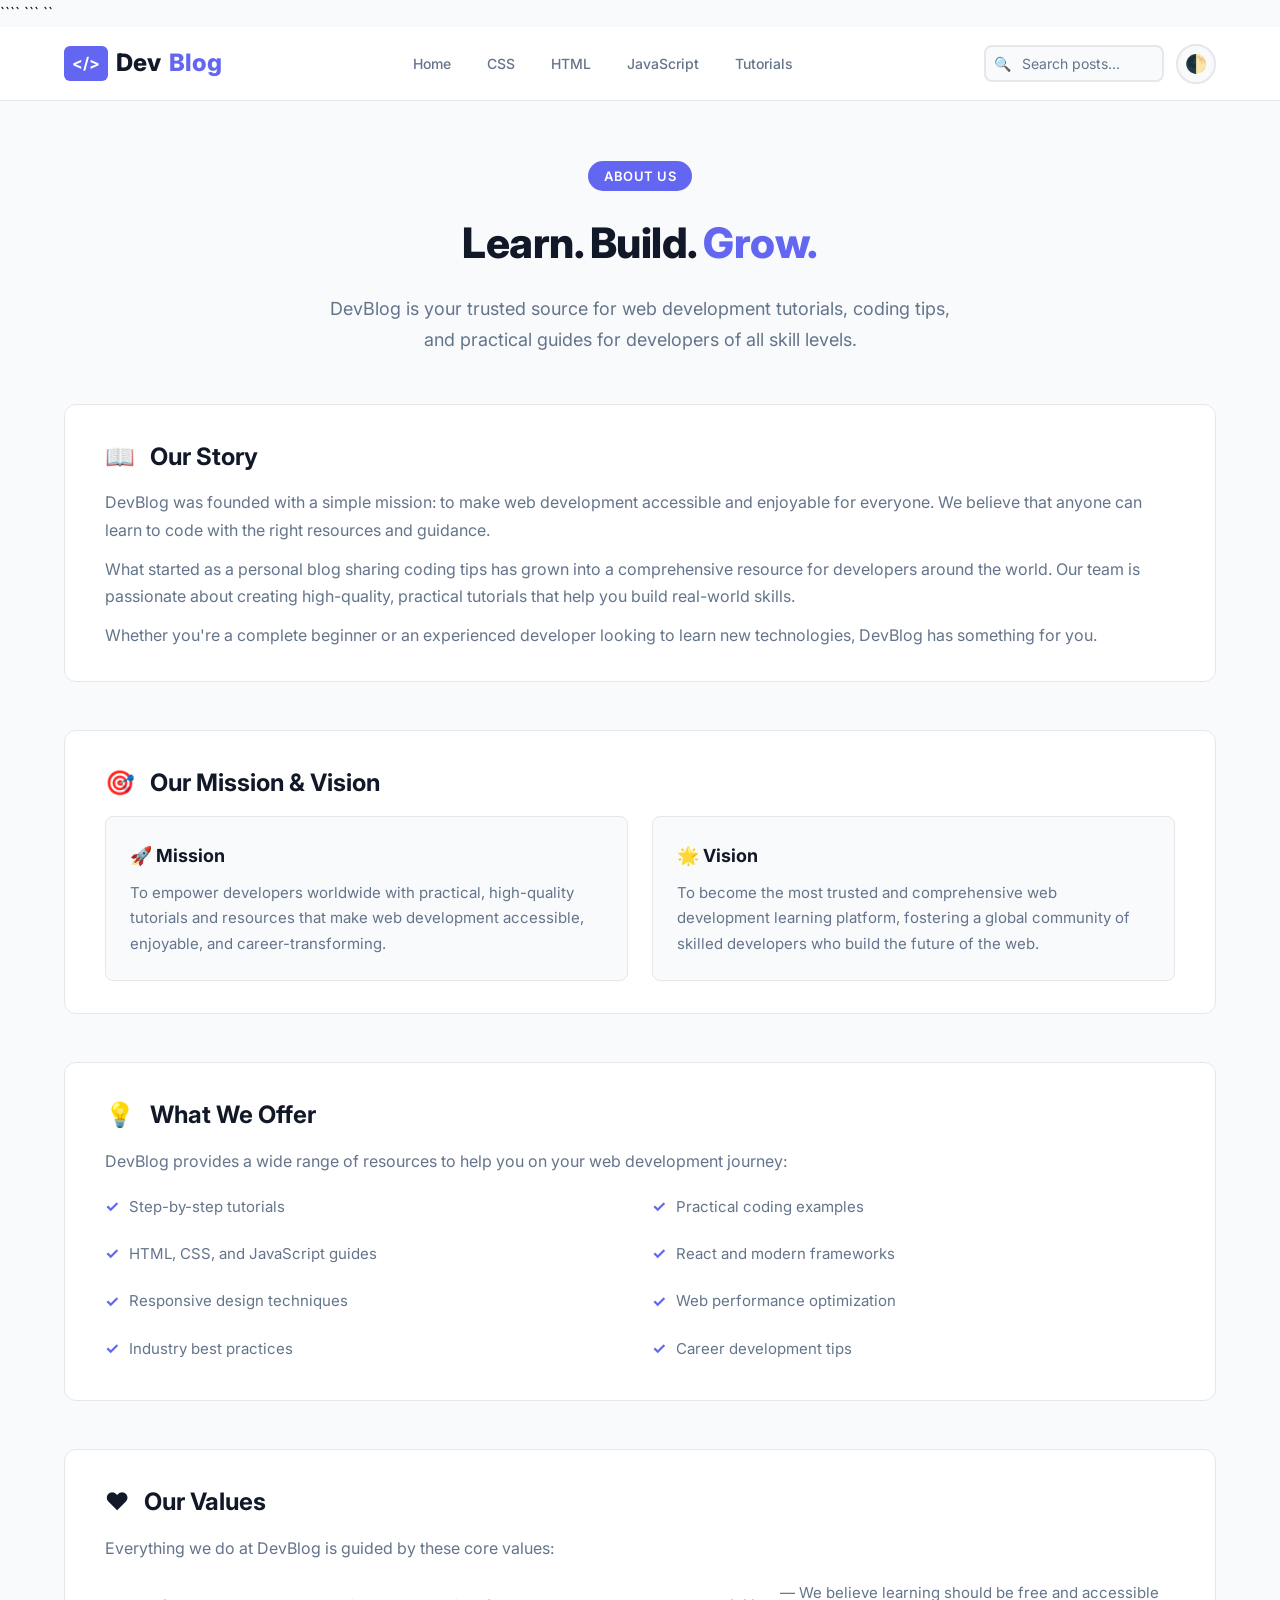
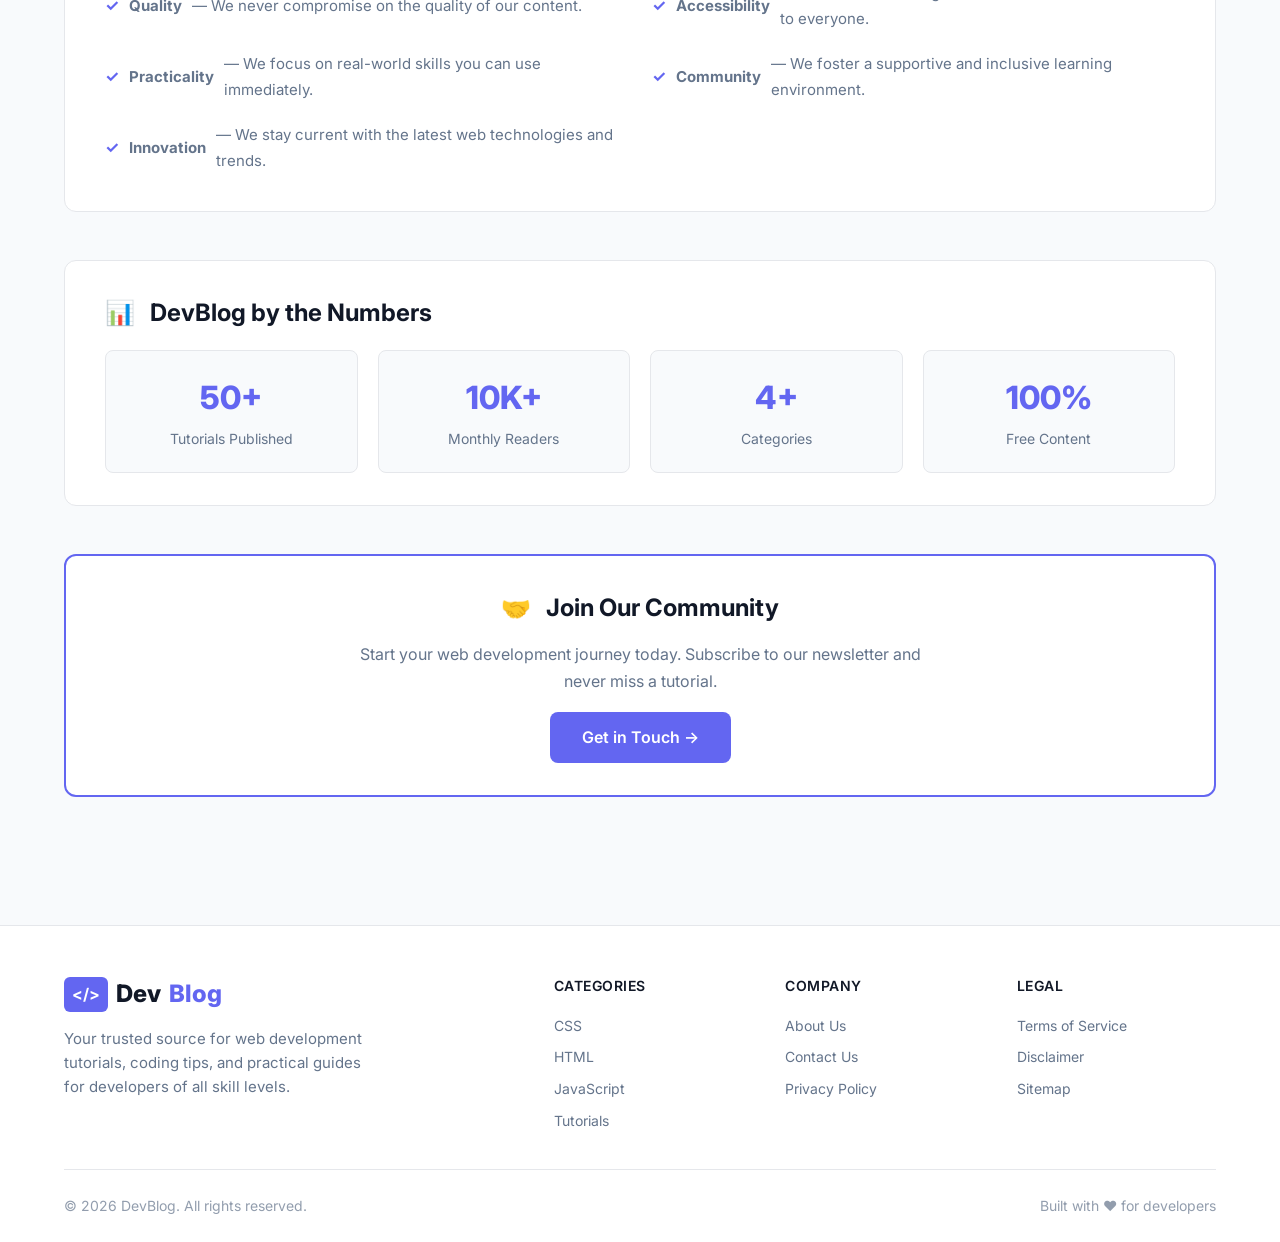
<file: my-blog/about.html>
<!DOCTYPE html>
<html lang="en" data-theme="light">
<head>
    <!-- Google tag (gtag.js) -->
<script async src="https://www.googletagmanager.com/gtag/js?id=G-SK2537KX5K">
</script>
<script>
  window.dataLayer = window.dataLayer || [];
  function gtag(){dataLayer.push(arguments);}
  gtag('js', new Date());

  gtag('config', 'G-SK2537KX5K');
</script>
    <meta charset="UTF-8" />
    <meta name="viewport" content="width=device-width, initial-scale=1.0" />
    <title>About Us - DevBlog</title>

    <!-- SEO Meta Tags -->
    <meta name="description" content="Learn about DevBlog - your trusted source for web development tutorials, coding tips, and practical guides for developers of all skill levels." />
    <meta name="keywords" content="about devblog, web development blog, coding tutorials, learn web development" />
    <meta name="robots" content="index, follow" />
    <link rel="canonical" href="https://yourdomain.com/about.html" />

    <!-- Google Fonts -->
    <link href="https://fonts.googleapis.com/css2?family=Inter:wght@400;500;600;700;800&family=JetBrains+Mono:wght@400;500&display=swap" rel="stylesheet" />

    <link rel="apple-touch-icon" sizes="180x180" href="/apple-touch-icon.png">
````<link rel="icon" type="image/png" sizes="32x32" href="/favicon-32x32.png">
```<link rel="icon" type="image/png" sizes="16x16" href="/favicon-16x16.png">
``<link rel="manifest" href="/site.webmanifest">

    <style>
        /* ============================================
           CSS VARIABLES (Light & Dark Themes)
           ============================================ */
        :root {
            /* Light Theme (Default) */
            --bg-primary: #F8FAFC;
            --bg-secondary: #FFFFFF;
            --bg-card: #FFFFFF;
            --text-primary: #111827;
            --text-secondary: #64748B;
            --text-white: #FFFFFF;
            --border-color: #E5E7EB;
            --primary: #6366F1;
            --primary-hover: #4F46E5;
            --success: #10B981;
            --shadow: 0 1px 3px rgba(0, 0, 0, 0.06);
            --shadow-hover: 0 8px 25px rgba(0, 0, 0, 0.08);
            --radius: 12px;
            --radius-sm: 8px;
            --transition: 0.3s ease;
            --max-width: 1200px;
            --content-width: 800px;
        }

        [data-theme="dark"] {
            --bg-primary: #0F172A;
            --bg-secondary: #1E293B;
            --bg-card: #1E293B;
            --text-primary: #F1F5F9;
            --text-secondary: #94A3B8;
            --text-white: #F1F5F9;
            --border-color: #334155;
            --shadow: 0 1px 3px rgba(0, 0, 0, 0.3);
            --shadow-hover: 0 8px 25px rgba(0, 0, 0, 0.4);
        }

        /* ============================================
           RESET & BASE
           ============================================ */
        * {
            margin: 0;
            padding: 0;
            box-sizing: border-box;
        }

        html {
            scroll-behavior: smooth;
        }

        body {
            font-family: 'Inter', -apple-system, BlinkMacSystemFont, sans-serif;
            background: var(--bg-primary);
            color: var(--text-primary);
            line-height: 1.7;
            transition: background var(--transition), color var(--transition);
            min-height: 100vh;
        }

        a {
            text-decoration: none;
            color: var(--primary);
        }

        a:hover {
            color: var(--primary-hover);
        }

        /* ============================================
           CONTAINERS
           ============================================ */
        .container {
            max-width: var(--max-width);
            margin: 0 auto;
            padding: 0 24px;
        }

        .content-container {
            max-width: var(--content-width);
            margin: 0 auto;
            padding: 0 24px;
        }

        /* ============================================
           NAVIGATION
           ============================================ */
        .navbar {
            background: var(--bg-secondary);
            border-bottom: 1px solid var(--border-color);
            padding: 16px 0;
            position: sticky;
            top: 0;
            z-index: 1000;
            transition: background var(--transition), border-color var(--transition);
            backdrop-filter: blur(12px);
            background: rgba(255, 255, 255, 0.9);
        }

        [data-theme="dark"] .navbar {
            background: rgba(15, 23, 42, 0.95);
        }

        .navbar .container {
            display: flex;
            justify-content: space-between;
            align-items: center;
            flex-wrap: wrap;
            gap: 12px;
        }

        .navbar .logo {
            font-size: 24px;
            font-weight: 800;
            color: var(--text-primary);
            display: flex;
            align-items: center;
            gap: 8px;
            transition: color var(--transition);
        }

        .navbar .logo span {
            color: var(--primary);
        }

        .navbar .logo .logo-icon {
            display: inline-flex;
            align-items: center;
            justify-content: center;
            background: var(--primary);
            color: white;
            padding: 4px 8px;
            border-radius: 6px;
            font-size: 16px;
            font-weight: 700;
        }

        .nav-links {
            display: flex;
            align-items: center;
            gap: 8px;
            flex-wrap: wrap;
        }

        .nav-links a {
            color: var(--text-secondary);
            font-size: 14px;
            font-weight: 500;
            padding: 6px 14px;
            border-radius: var(--radius-sm);
            transition: all var(--transition);
        }

        .nav-links a:hover,
        .nav-links a.active {
            color: var(--text-primary);
            background: var(--bg-primary);
        }

        .nav-actions {
            display: flex;
            align-items: center;
            gap: 12px;
        }

        /* Search */
        .search-wrapper {
            position: relative;
        }

        .search-wrapper input {
            padding: 8px 14px 8px 36px;
            border: 2px solid var(--border-color);
            border-radius: var(--radius-sm);
            font-size: 14px;
            font-family: 'Inter', sans-serif;
            background: var(--bg-primary);
            color: var(--text-primary);
            transition: all var(--transition);
            width: 180px;
            outline: none;
        }

        .search-wrapper input:focus {
            border-color: var(--primary);
            box-shadow: 0 0 0 3px rgba(99, 102, 241, 0.1);
        }

        .search-wrapper input::placeholder {
            color: var(--text-secondary);
        }

        .search-wrapper .search-icon {
            position: absolute;
            left: 10px;
            top: 50%;
            transform: translateY(-50%);
            color: var(--text-secondary);
            font-size: 14px;
        }

        /* Theme Toggle */
        .theme-toggle {
            background: var(--bg-primary);
            border: 2px solid var(--border-color);
            border-radius: 50%;
            width: 40px;
            height: 40px;
            display: flex;
            align-items: center;
            justify-content: center;
            cursor: pointer;
            font-size: 18px;
            transition: all var(--transition);
            color: var(--text-secondary);
            flex-shrink: 0;
        }

        .theme-toggle:hover {
            border-color: var(--primary);
            color: var(--primary);
        }

        /* Hamburger Menu */
        .hamburger {
            display: none;
            background: none;
            border: none;
            font-size: 24px;
            color: var(--text-primary);
            cursor: pointer;
            padding: 4px;
        }

        /* ============================================
           ABOUT PAGE STYLES
           ============================================ */
        .about-page {
            padding: 60px 0 80px;
        }

        .about-page .about-header {
            text-align: center;
            margin-bottom: 48px;
        }

        .about-page .about-header .badge {
            display: inline-block;
            background: var(--primary);
            color: white;
            padding: 4px 16px;
            border-radius: 20px;
            font-size: 13px;
            font-weight: 600;
            margin-bottom: 16px;
            text-transform: uppercase;
            letter-spacing: 0.5px;
        }

        .about-page .about-header h1 {
            font-size: 42px;
            font-weight: 800;
            letter-spacing: -0.5px;
            margin-bottom: 16px;
        }

        .about-page .about-header h1 span {
            color: var(--primary);
        }

        .about-page .about-header p {
            font-size: 18px;
            color: var(--text-secondary);
            max-width: 640px;
            margin: 0 auto;
        }

        .about-page .about-section {
            margin-bottom: 48px;
            padding: 32px 40px;
            background: var(--bg-card);
            border: 1px solid var(--border-color);
            border-radius: var(--radius);
            transition: background var(--transition), border-color var(--transition);
        }

        .about-page .about-section h2 {
            font-size: 24px;
            font-weight: 700;
            margin-bottom: 12px;
            color: var(--text-primary);
        }

        .about-page .about-section h2 .icon {
            margin-right: 10px;
        }

        .about-page .about-section p {
            color: var(--text-secondary);
            font-size: 16px;
            margin-bottom: 12px;
        }

        .about-page .about-section p:last-child {
            margin-bottom: 0;
        }

        .about-page .about-section ul {
            list-style: none;
            padding: 0;
            display: grid;
            grid-template-columns: 1fr 1fr;
            gap: 8px 24px;
            margin-top: 12px;
        }

        .about-page .about-section ul li {
            color: var(--text-secondary);
            font-size: 15px;
            padding: 6px 0;
            display: flex;
            align-items: center;
            gap: 10px;
        }

        .about-page .about-section ul li::before {
            content: "✓";
            color: var(--primary);
            font-weight: 700;
            font-size: 16px;
        }

        /* Stats Grid */
        .stats-grid {
            display: grid;
            grid-template-columns: repeat(4, 1fr);
            gap: 20px;
            margin-top: 16px;
        }

        .stats-grid .stat-item {
            text-align: center;
            padding: 20px;
            background: var(--bg-primary);
            border-radius: var(--radius-sm);
            border: 1px solid var(--border-color);
            transition: all var(--transition);
        }

        .stats-grid .stat-item:hover {
            transform: translateY(-4px);
            box-shadow: var(--shadow-hover);
            border-color: var(--primary);
        }

        .stats-grid .stat-item .number {
            font-size: 32px;
            font-weight: 800;
            color: var(--primary);
            display: block;
        }

        .stats-grid .stat-item .label {
            font-size: 14px;
            color: var(--text-secondary);
            margin-top: 4px;
        }

        /* Mission & Vision */
        .mission-vision {
            display: grid;
            grid-template-columns: 1fr 1fr;
            gap: 24px;
        }

        .mission-vision .mv-item {
            padding: 24px;
            background: var(--bg-primary);
            border-radius: var(--radius-sm);
            border: 1px solid var(--border-color);
            transition: border-color var(--transition);
        }

        .mission-vision .mv-item:hover {
            border-color: var(--primary);
        }

        .mission-vision .mv-item h3 {
            font-size: 18px;
            font-weight: 700;
            margin-bottom: 8px;
            color: var(--text-primary);
        }

        .mission-vision .mv-item p {
            font-size: 15px;
            color: var(--text-secondary);
        }

        /* ============================================
           FOOTER
           ============================================ */
        .footer {
            background: var(--bg-secondary);
            border-top: 1px solid var(--border-color);
            padding: 48px 0 24px;
            margin-top: 0;
            transition: background var(--transition), border-color var(--transition);
        }

        .footer .footer-content {
            display: grid;
            grid-template-columns: 2fr 3fr;
            gap: 48px;
            padding-bottom: 32px;
            border-bottom: 1px solid var(--border-color);
        }

        .footer .footer-brand .footer-logo {
            font-size: 24px;
            font-weight: 800;
            color: var(--text-primary);
            display: flex;
            align-items: center;
            gap: 8px;
            margin-bottom: 12px;
            transition: color var(--transition);
        }

        .footer .footer-brand .footer-logo span {
            color: var(--primary);
        }

        .footer .footer-brand .footer-logo .logo-icon {
            display: inline-flex;
            align-items: center;
            justify-content: center;
            background: var(--primary);
            color: white;
            padding: 4px 8px;
            border-radius: 6px;
            font-size: 16px;
            font-weight: 700;
        }

        .footer .footer-brand p {
            color: var(--text-secondary);
            font-size: 15px;
            max-width: 320px;
            line-height: 1.6;
        }

        .footer .footer-links {
            display: grid;
            grid-template-columns: repeat(3, 1fr);
            gap: 32px;
        }

        .footer .footer-column h4 {
            font-size: 14px;
            font-weight: 600;
            color: var(--text-primary);
            margin-bottom: 12px;
            text-transform: uppercase;
            letter-spacing: 0.5px;
            transition: color var(--transition);
        }

        .footer .footer-column a {
            display: block;
            color: var(--text-secondary);
            font-size: 14px;
            padding: 4px 0;
            transition: color var(--transition);
        }

        .footer .footer-column a:hover {
            color: var(--primary);
        }

        .footer .footer-bottom {
            display: flex;
            justify-content: space-between;
            align-items: center;
            padding-top: 24px;
            gap: 16px;
            flex-wrap: wrap;
        }

        .footer .footer-bottom p {
            color: var(--text-secondary);
            font-size: 14px;
            opacity: 0.7;
        }

        /* ============================================
           RESPONSIVE
           ============================================ */
        @media (max-width: 992px) {
            .stats-grid {
                grid-template-columns: repeat(2, 1fr);
            }

            .footer .footer-content {
                grid-template-columns: 1fr;
                gap: 32px;
            }

            .footer .footer-brand p {
                max-width: 100%;
            }

            .footer .footer-links {
                grid-template-columns: repeat(3, 1fr);
                gap: 24px;
            }
        }

        @media (max-width: 768px) {
            .hamburger {
                display: block;
            }

            .nav-links {
                display: none;
                flex-direction: column;
                width: 100%;
                padding: 12px 0;
                gap: 4px;
            }

            .nav-links.open {
                display: flex;
            }

            .nav-links a {
                width: 100%;
                padding: 10px 14px;
            }

            .search-wrapper input {
                width: 140px;
            }

            .about-page {
                padding: 40px 0 60px;
            }

            .about-page .about-header h1 {
                font-size: 30px;
            }

            .about-page .about-section {
                padding: 24px;
            }

            .about-page .about-section ul {
                grid-template-columns: 1fr;
            }

            .mission-vision {
                grid-template-columns: 1fr;
            }

            .stats-grid {
                grid-template-columns: 1fr 1fr;
                gap: 12px;
            }

            .stats-grid .stat-item .number {
                font-size: 24px;
            }

            .footer {
                padding: 32px 0 16px;
            }

            .footer .footer-links {
                grid-template-columns: 1fr 1fr;
                gap: 24px;
            }

            .footer .footer-bottom {
                flex-direction: column;
                text-align: center;
                gap: 8px;
            }
        }

        @media (max-width: 480px) {
            .navbar .container {
                flex-wrap: wrap;
            }

            .nav-actions {
                margin-left: auto;
            }

            .search-wrapper input {
                width: 120px;
                font-size: 13px;
            }

            .about-page .about-header h1 {
                font-size: 26px;
            }

            .about-page .about-section {
                padding: 16px;
            }

            .stats-grid {
                grid-template-columns: 1fr 1fr;
            }

            .footer .footer-links {
                grid-template-columns: 1fr;
                gap: 16px;
            }

            .footer .footer-content {
                gap: 24px;
            }
        }
    </style>
</head>
<body>

    <!-- ============================================
               NAVIGATION
            ============================================ -->
    <nav class="navbar" id="navbar">
        <div class="container">
            <a href="index.html" class="logo">
                <span class="logo-icon">&lt;/&gt;</span>
                Dev<span>Blog</span>
            </a>

            <button class="hamburger" id="hamburger" aria-label="Menu">☰</button>

            <div class="nav-links" id="navLinks">
                <a href="index.html">Home</a>
                <a href="index.html?category=CSS">CSS</a>
                <a href="index.html?category=HTML">HTML</a>
                <a href="index.html?category=JavaScript">JavaScript</a>
                <a href="index.html?category=Tutorials">Tutorials</a>
            </div>

            <div class="nav-actions">
                <div class="search-wrapper">
                    <span class="search-icon">🔍</span>
                    <input type="text" id="searchInput" placeholder="Search posts..." />
                </div>
                <button class="theme-toggle" id="themeToggle" aria-label="Toggle theme">🌓</button>
            </div>
        </div>
    </nav>

    <!-- ============================================
               ABOUT PAGE CONTENT
            ============================================ -->
    <main>
        <div class="container">
            <div class="about-page">

                <!-- Header -->
                <div class="about-header">
                    <span class="badge">About Us</span>
                    <h1>Learn. Build. <span>Grow.</span></h1>
                    <p>DevBlog is your trusted source for web development tutorials, coding tips, and practical guides for developers of all skill levels.</p>
                </div>

                <!-- Our Story -->
                <div class="about-section">
                    <h2><span class="icon">📖</span> Our Story</h2>
                    <p>
                        DevBlog was founded with a simple mission: to make web development accessible and enjoyable for everyone. 
                        We believe that anyone can learn to code with the right resources and guidance.
                    </p>
                    <p>
                        What started as a personal blog sharing coding tips has grown into a comprehensive resource for developers 
                        around the world. Our team is passionate about creating high-quality, practical tutorials that help you 
                        build real-world skills.
                    </p>
                    <p>
                        Whether you're a complete beginner or an experienced developer looking to learn new technologies, 
                        DevBlog has something for you.
                    </p>
                </div>

                <!-- Mission & Vision -->
                <div class="about-section">
                    <h2><span class="icon">🎯</span> Our Mission &amp; Vision</h2>
                    <div class="mission-vision">
                        <div class="mv-item">
                            <h3>🚀 Mission</h3>
                            <p>To empower developers worldwide with practical, high-quality tutorials and resources that make web development accessible, enjoyable, and career-transforming.</p>
                        </div>
                        <div class="mv-item">
                            <h3>🌟 Vision</h3>
                            <p>To become the most trusted and comprehensive web development learning platform, fostering a global community of skilled developers who build the future of the web.</p>
                        </div>
                    </div>
                </div>

                <!-- What We Offer -->
                <div class="about-section">
                    <h2><span class="icon">💡</span> What We Offer</h2>
                    <p>DevBlog provides a wide range of resources to help you on your web development journey:</p>
                    <ul>
                        <li>Step-by-step tutorials</li>
                        <li>Practical coding examples</li>
                        <li>HTML, CSS, and JavaScript guides</li>
                        <li>React and modern frameworks</li>
                        <li>Responsive design techniques</li>
                        <li>Web performance optimization</li>
                        <li>Industry best practices</li>
                        <li>Career development tips</li>
                    </ul>
                </div>

                <!-- Our Values -->
                <div class="about-section">
                    <h2><span class="icon">❤️</span> Our Values</h2>
                    <p>Everything we do at DevBlog is guided by these core values:</p>
                    <ul>
                        <li><strong>Quality</strong> — We never compromise on the quality of our content.</li>
                        <li><strong>Accessibility</strong> — We believe learning should be free and accessible to everyone.</li>
                        <li><strong>Practicality</strong> — We focus on real-world skills you can use immediately.</li>
                        <li><strong>Community</strong> — We foster a supportive and inclusive learning environment.</li>
                        <li><strong>Innovation</strong> — We stay current with the latest web technologies and trends.</li>
                    </ul>
                </div>

                <!-- Stats -->
                <div class="about-section">
                    <h2><span class="icon">📊</span> DevBlog by the Numbers</h2>
                    <div class="stats-grid">
                        <div class="stat-item">
                            <span class="number">50+</span>
                            <span class="label">Tutorials Published</span>
                        </div>
                        <div class="stat-item">
                            <span class="number">10K+</span>
                            <span class="label">Monthly Readers</span>
                        </div>
                        <div class="stat-item">
                            <span class="number">4+</span>
                            <span class="label">Categories</span>
                        </div>
                        <div class="stat-item">
                            <span class="number">100%</span>
                            <span class="label">Free Content</span>
                        </div>
                    </div>
                </div>

                <!-- Join Us -->
                <div class="about-section" style="text-align:center; border: 2px solid var(--primary);">
                    <h2><span class="icon">🤝</span> Join Our Community</h2>
                    <p style="max-width:600px; margin:0 auto 16px;">
                        Start your web development journey today. Subscribe to our newsletter and never miss a tutorial.
                    </p>
                    <p>
                        <a href="contact.html" style="display:inline-block; background: var(--primary); color: white; padding:12px 32px; border-radius:8px; font-weight:600; transition: all var(--transition);">
                            Get in Touch →
                        </a>
                    </p>
                </div>

            </div>
        </div>
    </main>

    <!-- ============================================
               FOOTER
            ============================================ -->
    <footer class="footer">
        <div class="container">
            <div class="footer-content">
                <div class="footer-brand">
                    <div class="footer-logo">
                        <span class="logo-icon">&lt;/&gt;</span>
                        Dev<span>Blog</span>
                    </div>
                    <p>Your trusted source for web development tutorials, coding tips, and practical guides for developers of all skill levels.</p>
                </div>

                <div class="footer-links">
                    <div class="footer-column">
                        <h4>Categories</h4>
                        <a href="index.html?category=CSS">CSS</a>
                        <a href="index.html?category=HTML">HTML</a>
                        <a href="index.html?category=JavaScript">JavaScript</a>
                        <a href="index.html?category=Tutorials">Tutorials</a>
                    </div>

                    <div class="footer-column">
                        <h4>Company</h4>
                        <a href="about.html">About Us</a>
                        <a href="contact.html">Contact Us</a>
                        <a href="privacy.html">Privacy Policy</a>
                    </div>

                    <div class="footer-column">
                        <h4>Legal</h4>
                        <a href="terms.html">Terms of Service</a>
                        <a href="disclaimer.html">Disclaimer</a>
                        <a href="sitemap.html">Sitemap</a>
                    </div>
                </div>
            </div>

            <div class="footer-bottom">
                <p>&copy; 2026 DevBlog. All rights reserved.</p>
                <p>Built with ❤️ for developers</p>
            </div>
        </div>
    </footer>

    <script>
        // ============================================
        // THEME MANAGEMENT
        // ============================================
        function getTheme() {
            return localStorage.getItem('blog-theme') || 'light';
        }

        function setTheme(theme) {
            document.documentElement.setAttribute('data-theme', theme);
            localStorage.setItem('blog-theme', theme);
            const toggle = document.getElementById('themeToggle');
            if (toggle) toggle.textContent = theme === 'dark' ? '☀️' : '🌓';
        }

        setTheme(getTheme());

        document.addEventListener('DOMContentLoaded', () => {
            const toggle = document.getElementById('themeToggle');
            if (toggle) {
                toggle.addEventListener('click', () => {
                    const current = getTheme();
                    setTheme(current === 'dark' ? 'light' : 'dark');
                });
            }

            // Mobile menu
            const hamburger = document.getElementById('hamburger');
            const navLinks = document.getElementById('navLinks');
            if (hamburger && navLinks) {
                hamburger.addEventListener('click', () => {
                    navLinks.classList.toggle('open');
                });

                navLinks.querySelectorAll('a').forEach(link => {
                    link.addEventListener('click', () => {
                        navLinks.classList.remove('open');
                    });
                });
            }
        });
    </script>

</body>
</html>
</file>
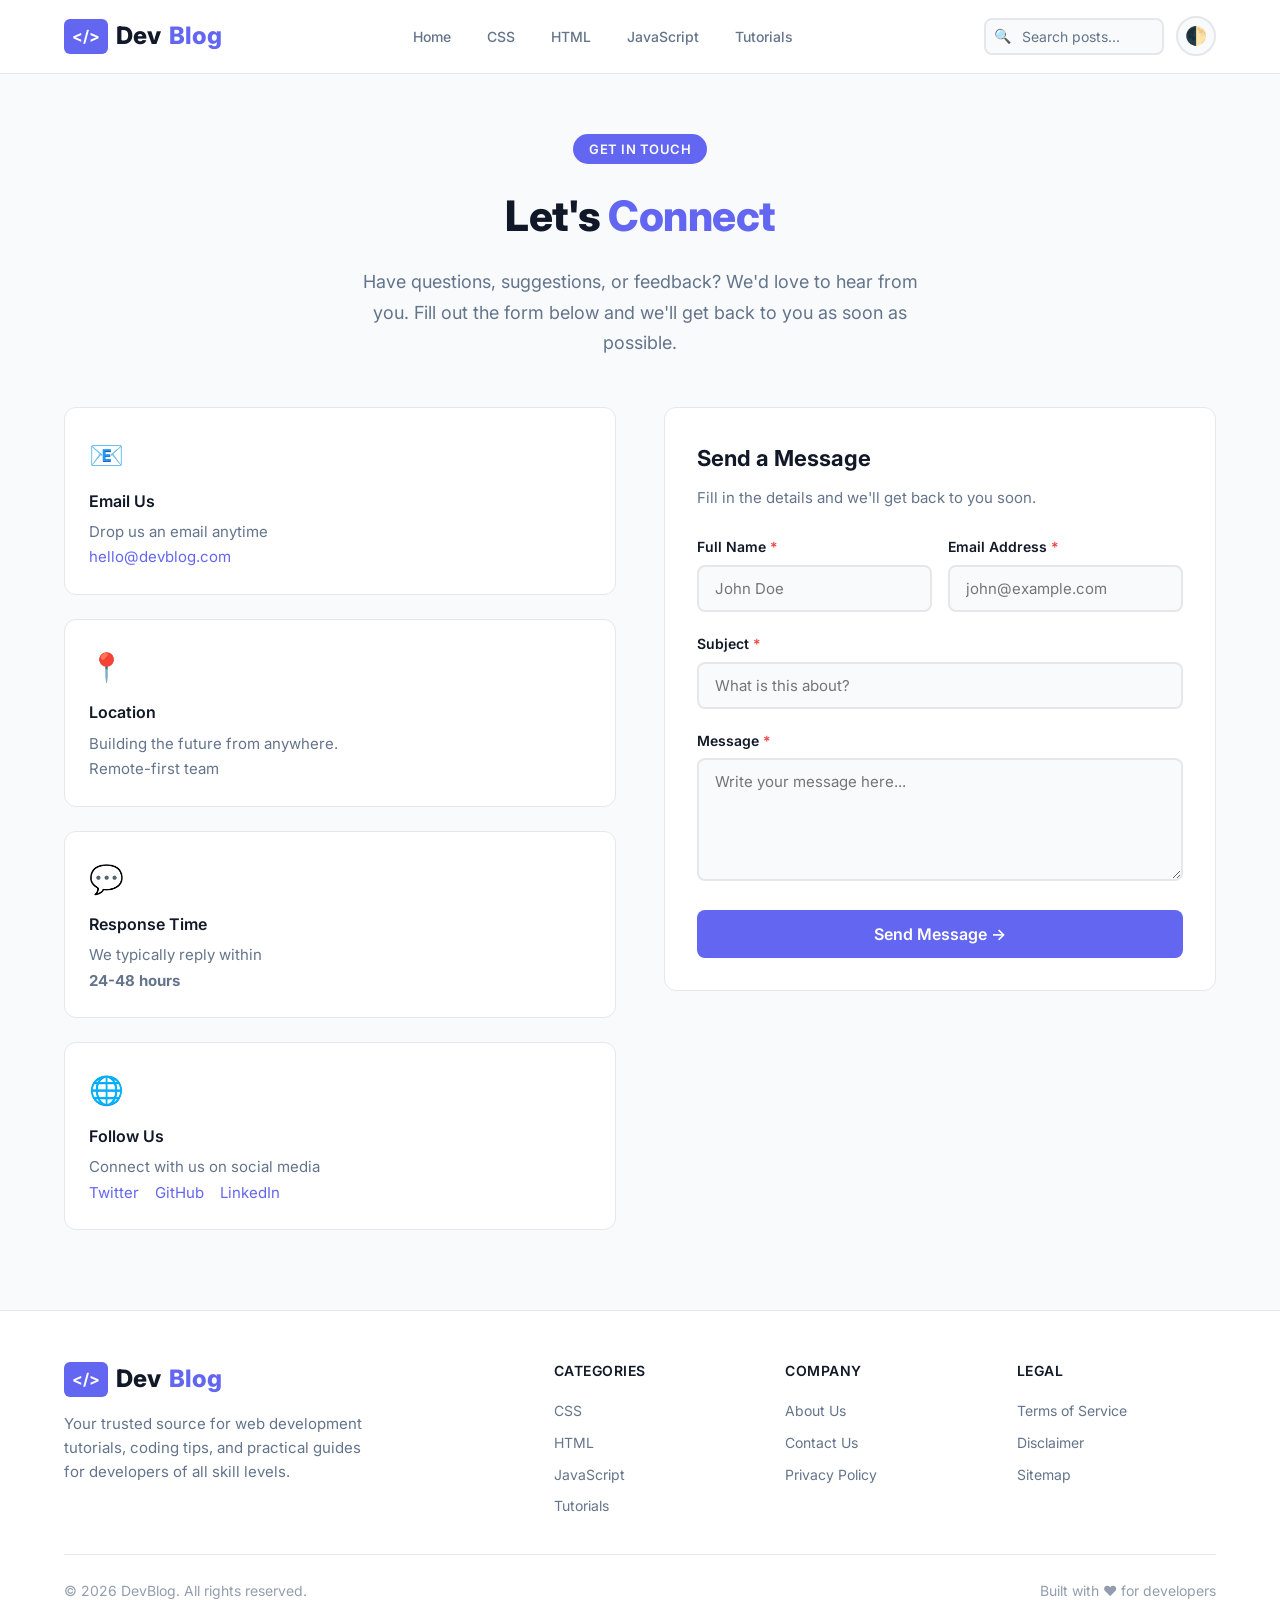
<file: my-blog/contact.html>
<!DOCTYPE html>
<html lang="en" data-theme="light">
<head>
    <!-- Google tag (gtag.js) -->
<script async src="https://www.googletagmanager.com/gtag/js?id=G-SK2537KX5K">
</script>
<script>
  window.dataLayer = window.dataLayer || [];
  function gtag(){dataLayer.push(arguments);}
  gtag('js', new Date());

  gtag('config', 'G-SK2537KX5K');
</script>
    <meta charset="UTF-8" />
    <meta name="viewport" content="width=device-width, initial-scale=1.0" />
    <title>Contact Us - DevBlog</title>

    <!-- SEO Meta Tags -->
    <meta name="description" content="Get in touch with DevBlog. Have questions, suggestions, or feedback? Contact us today and we'll get back to you as soon as possible." />
    <meta name="keywords" content="contact devblog, web development blog, get in touch, feedback" />
    <meta name="robots" content="index, follow" />
    <link rel="canonical" href="https://yourdomain.com/contact.html" />

    <!-- Google Fonts -->
    <link href="https://fonts.googleapis.com/css2?family=Inter:wght@400;500;600;700;800&family=JetBrains+Mono:wght@400;500&display=swap" rel="stylesheet" />

    <style>
        /* ============================================
           CSS VARIABLES (Light & Dark Themes)
           ============================================ */
        :root {
            /* Light Theme (Default) */
            --bg-primary: #F8FAFC;
            --bg-secondary: #FFFFFF;
            --bg-card: #FFFFFF;
            --text-primary: #111827;
            --text-secondary: #64748B;
            --text-white: #FFFFFF;
            --border-color: #E5E7EB;
            --primary: #6366F1;
            --primary-hover: #4F46E5;
            --success: #10B981;
            --error: #EF4444;
            --shadow: 0 1px 3px rgba(0, 0, 0, 0.06);
            --shadow-hover: 0 8px 25px rgba(0, 0, 0, 0.08);
            --radius: 12px;
            --radius-sm: 8px;
            --transition: 0.3s ease;
            --max-width: 1200px;
            --content-width: 800px;
        }

        [data-theme="dark"] {
            --bg-primary: #0F172A;
            --bg-secondary: #1E293B;
            --bg-card: #1E293B;
            --text-primary: #F1F5F9;
            --text-secondary: #94A3B8;
            --text-white: #F1F5F9;
            --border-color: #334155;
            --shadow: 0 1px 3px rgba(0, 0, 0, 0.3);
            --shadow-hover: 0 8px 25px rgba(0, 0, 0, 0.4);
        }

        /* ============================================
           RESET & BASE
           ============================================ */
        * {
            margin: 0;
            padding: 0;
            box-sizing: border-box;
        }

        html {
            scroll-behavior: smooth;
        }

        body {
            font-family: 'Inter', -apple-system, BlinkMacSystemFont, sans-serif;
            background: var(--bg-primary);
            color: var(--text-primary);
            line-height: 1.7;
            transition: background var(--transition), color var(--transition);
            min-height: 100vh;
        }

        a {
            text-decoration: none;
            color: var(--primary);
        }

        a:hover {
            color: var(--primary-hover);
        }

        /* ============================================
           CONTAINERS
           ============================================ */
        .container {
            max-width: var(--max-width);
            margin: 0 auto;
            padding: 0 24px;
        }

        .content-container {
            max-width: var(--content-width);
            margin: 0 auto;
            padding: 0 24px;
        }

        /* ============================================
           NAVIGATION
           ============================================ */
        .navbar {
            background: var(--bg-secondary);
            border-bottom: 1px solid var(--border-color);
            padding: 16px 0;
            position: sticky;
            top: 0;
            z-index: 1000;
            transition: background var(--transition), border-color var(--transition);
            backdrop-filter: blur(12px);
            background: rgba(255, 255, 255, 0.9);
        }

        [data-theme="dark"] .navbar {
            background: rgba(15, 23, 42, 0.95);
        }

        .navbar .container {
            display: flex;
            justify-content: space-between;
            align-items: center;
            flex-wrap: wrap;
            gap: 12px;
        }

        .navbar .logo {
            font-size: 24px;
            font-weight: 800;
            color: var(--text-primary);
            display: flex;
            align-items: center;
            gap: 8px;
            transition: color var(--transition);
        }

        .navbar .logo span {
            color: var(--primary);
        }

        .navbar .logo .logo-icon {
            display: inline-flex;
            align-items: center;
            justify-content: center;
            background: var(--primary);
            color: white;
            padding: 4px 8px;
            border-radius: 6px;
            font-size: 16px;
            font-weight: 700;
        }

        .nav-links {
            display: flex;
            align-items: center;
            gap: 8px;
            flex-wrap: wrap;
        }

        .nav-links a {
            color: var(--text-secondary);
            font-size: 14px;
            font-weight: 500;
            padding: 6px 14px;
            border-radius: var(--radius-sm);
            transition: all var(--transition);
        }

        .nav-links a:hover,
        .nav-links a.active {
            color: var(--text-primary);
            background: var(--bg-primary);
        }

        .nav-actions {
            display: flex;
            align-items: center;
            gap: 12px;
        }

        /* Search */
        .search-wrapper {
            position: relative;
        }

        .search-wrapper input {
            padding: 8px 14px 8px 36px;
            border: 2px solid var(--border-color);
            border-radius: var(--radius-sm);
            font-size: 14px;
            font-family: 'Inter', sans-serif;
            background: var(--bg-primary);
            color: var(--text-primary);
            transition: all var(--transition);
            width: 180px;
            outline: none;
        }

        .search-wrapper input:focus {
            border-color: var(--primary);
            box-shadow: 0 0 0 3px rgba(99, 102, 241, 0.1);
        }

        .search-wrapper input::placeholder {
            color: var(--text-secondary);
        }

        .search-wrapper .search-icon {
            position: absolute;
            left: 10px;
            top: 50%;
            transform: translateY(-50%);
            color: var(--text-secondary);
            font-size: 14px;
        }

        /* Theme Toggle */
        .theme-toggle {
            background: var(--bg-primary);
            border: 2px solid var(--border-color);
            border-radius: 50%;
            width: 40px;
            height: 40px;
            display: flex;
            align-items: center;
            justify-content: center;
            cursor: pointer;
            font-size: 18px;
            transition: all var(--transition);
            color: var(--text-secondary);
            flex-shrink: 0;
        }

        .theme-toggle:hover {
            border-color: var(--primary);
            color: var(--primary);
        }

        /* Hamburger Menu */
        .hamburger {
            display: none;
            background: none;
            border: none;
            font-size: 24px;
            color: var(--text-primary);
            cursor: pointer;
            padding: 4px;
        }

        /* ============================================
           CONTACT PAGE STYLES
           ============================================ */
        .contact-page {
            padding: 60px 0 80px;
        }

        .contact-page .contact-header {
            text-align: center;
            margin-bottom: 48px;
        }

        .contact-page .contact-header .badge {
            display: inline-block;
            background: var(--primary);
            color: white;
            padding: 4px 16px;
            border-radius: 20px;
            font-size: 13px;
            font-weight: 600;
            margin-bottom: 16px;
            text-transform: uppercase;
            letter-spacing: 0.5px;
        }

        .contact-page .contact-header h1 {
            font-size: 42px;
            font-weight: 800;
            letter-spacing: -0.5px;
            margin-bottom: 16px;
        }

        .contact-page .contact-header h1 span {
            color: var(--primary);
        }

        .contact-page .contact-header p {
            font-size: 18px;
            color: var(--text-secondary);
            max-width: 560px;
            margin: 0 auto;
        }

        /* Contact Grid */
        .contact-grid {
            display: grid;
            grid-template-columns: 1fr 1fr;
            gap: 48px;
            align-items: start;
        }

        /* Contact Info */
        .contact-info {
            display: flex;
            flex-direction: column;
            gap: 24px;
        }

        .contact-info .info-card {
            background: var(--bg-card);
            border: 1px solid var(--border-color);
            border-radius: var(--radius);
            padding: 24px;
            transition: all var(--transition);
        }

        .contact-info .info-card:hover {
            border-color: var(--primary);
            box-shadow: var(--shadow-hover);
        }

        .contact-info .info-card .info-icon {
            font-size: 28px;
            margin-bottom: 8px;
        }

        .contact-info .info-card h3 {
            font-size: 16px;
            font-weight: 600;
            margin-bottom: 4px;
            color: var(--text-primary);
        }

        .contact-info .info-card p {
            font-size: 15px;
            color: var(--text-secondary);
        }

        .contact-info .info-card a {
            color: var(--primary);
            transition: color var(--transition);
        }

        .contact-info .info-card a:hover {
            color: var(--primary-hover);
        }

        /* Contact Form */
        .contact-form-wrapper {
            background: var(--bg-card);
            border: 1px solid var(--border-color);
            border-radius: var(--radius);
            padding: 32px;
            transition: background var(--transition), border-color var(--transition);
        }

        .contact-form-wrapper h2 {
            font-size: 22px;
            font-weight: 700;
            margin-bottom: 8px;
            color: var(--text-primary);
        }

        .contact-form-wrapper .form-subtitle {
            font-size: 15px;
            color: var(--text-secondary);
            margin-bottom: 24px;
        }

        .form-group {
            margin-bottom: 20px;
        }

        .form-group label {
            display: block;
            font-size: 14px;
            font-weight: 600;
            color: var(--text-primary);
            margin-bottom: 6px;
        }

        .form-group label .required {
            color: var(--error);
        }

        .form-group input,
        .form-group textarea,
        .form-group select {
            width: 100%;
            padding: 12px 16px;
            border: 2px solid var(--border-color);
            border-radius: var(--radius-sm);
            font-size: 15px;
            font-family: 'Inter', sans-serif;
            background: var(--bg-primary);
            color: var(--text-primary);
            transition: all var(--transition);
            outline: none;
        }

        .form-group input:focus,
        .form-group textarea:focus,
        .form-group select:focus {
            border-color: var(--primary);
            box-shadow: 0 0 0 3px rgba(99, 102, 241, 0.1);
        }

        .form-group textarea {
            resize: vertical;
            min-height: 120px;
        }

        .form-group .helper-text {
            font-size: 13px;
            color: var(--text-secondary);
            margin-top: 4px;
        }

        /* Form Row */
        .form-row {
            display: grid;
            grid-template-columns: 1fr 1fr;
            gap: 16px;
        }

        /* Submit Button */
        .btn-submit {
            background: var(--primary);
            color: white;
            border: none;
            padding: 14px 32px;
            border-radius: var(--radius-sm);
            font-size: 16px;
            font-weight: 600;
            cursor: pointer;
            transition: all var(--transition);
            width: 100%;
            font-family: 'Inter', sans-serif;
        }

        .btn-submit:hover {
            background: var(--primary-hover);
            transform: translateY(-2px);
            box-shadow: 0 8px 25px rgba(99, 102, 241, 0.3);
        }

        .btn-submit:disabled {
            opacity: 0.6;
            cursor: not-allowed;
            transform: none !important;
        }

        /* Alert Messages */
        .alert {
            padding: 12px 16px;
            border-radius: var(--radius-sm);
            margin-bottom: 20px;
            font-size: 14px;
            display: none;
        }

        .alert-success {
            background: #D1FAE5;
            color: #065F46;
            border: 1px solid #A7F3D0;
            display: block;
        }

        .alert-error {
            background: #FEE2E2;
            color: #991B1B;
            border: 1px solid #FCA5A5;
            display: block;
        }

        /* Spinner */
        .spinner {
            display: inline-block;
            width: 20px;
            height: 20px;
            border: 3px solid rgba(255, 255, 255, 0.3);
            border-top-color: white;
            border-radius: 50%;
            animation: spin 0.8s linear infinite;
            vertical-align: middle;
            margin-right: 8px;
        }

        @keyframes spin {
            to {
                transform: rotate(360deg);
            }
        }

        /* ============================================
           FOOTER
           ============================================ */
        .footer {
            background: var(--bg-secondary);
            border-top: 1px solid var(--border-color);
            padding: 48px 0 24px;
            margin-top: 0;
            transition: background var(--transition), border-color var(--transition);
        }

        .footer .footer-content {
            display: grid;
            grid-template-columns: 2fr 3fr;
            gap: 48px;
            padding-bottom: 32px;
            border-bottom: 1px solid var(--border-color);
        }

        .footer .footer-brand .footer-logo {
            font-size: 24px;
            font-weight: 800;
            color: var(--text-primary);
            display: flex;
            align-items: center;
            gap: 8px;
            margin-bottom: 12px;
            transition: color var(--transition);
        }

        .footer .footer-brand .footer-logo span {
            color: var(--primary);
        }

        .footer .footer-brand .footer-logo .logo-icon {
            display: inline-flex;
            align-items: center;
            justify-content: center;
            background: var(--primary);
            color: white;
            padding: 4px 8px;
            border-radius: 6px;
            font-size: 16px;
            font-weight: 700;
        }

        .footer .footer-brand p {
            color: var(--text-secondary);
            font-size: 15px;
            max-width: 320px;
            line-height: 1.6;
        }

        .footer .footer-links {
            display: grid;
            grid-template-columns: repeat(3, 1fr);
            gap: 32px;
        }

        .footer .footer-column h4 {
            font-size: 14px;
            font-weight: 600;
            color: var(--text-primary);
            margin-bottom: 12px;
            text-transform: uppercase;
            letter-spacing: 0.5px;
            transition: color var(--transition);
        }

        .footer .footer-column a {
            display: block;
            color: var(--text-secondary);
            font-size: 14px;
            padding: 4px 0;
            transition: color var(--transition);
        }

        .footer .footer-column a:hover {
            color: var(--primary);
        }

        .footer .footer-bottom {
            display: flex;
            justify-content: space-between;
            align-items: center;
            padding-top: 24px;
            gap: 16px;
            flex-wrap: wrap;
        }

        .footer .footer-bottom p {
            color: var(--text-secondary);
            font-size: 14px;
            opacity: 0.7;
        }

        /* ============================================
           RESPONSIVE
           ============================================ */
        @media (max-width: 992px) {
            .contact-grid {
                grid-template-columns: 1fr;
                gap: 32px;
            }

            .contact-info {
                display: grid;
                grid-template-columns: 1fr 1fr;
                gap: 16px;
            }

            .footer .footer-content {
                grid-template-columns: 1fr;
                gap: 32px;
            }

            .footer .footer-brand p {
                max-width: 100%;
            }

            .footer .footer-links {
                grid-template-columns: repeat(3, 1fr);
                gap: 24px;
            }
        }

        @media (max-width: 768px) {
            .hamburger {
                display: block;
            }

            .nav-links {
                display: none;
                flex-direction: column;
                width: 100%;
                padding: 12px 0;
                gap: 4px;
            }

            .nav-links.open {
                display: flex;
            }

            .nav-links a {
                width: 100%;
                padding: 10px 14px;
            }

            .search-wrapper input {
                width: 140px;
            }

            .contact-page {
                padding: 40px 0 60px;
            }

            .contact-page .contact-header h1 {
                font-size: 30px;
            }

            .contact-info {
                grid-template-columns: 1fr;
            }

            .contact-form-wrapper {
                padding: 24px;
            }

            .form-row {
                grid-template-columns: 1fr;
                gap: 0;
            }

            .footer {
                padding: 32px 0 16px;
            }

            .footer .footer-links {
                grid-template-columns: 1fr 1fr;
                gap: 24px;
            }

            .footer .footer-bottom {
                flex-direction: column;
                text-align: center;
                gap: 8px;
            }
        }

        @media (max-width: 480px) {
            .navbar .container {
                flex-wrap: wrap;
            }

            .nav-actions {
                margin-left: auto;
            }

            .search-wrapper input {
                width: 120px;
                font-size: 13px;
            }

            .contact-page .contact-header h1 {
                font-size: 26px;
            }

            .contact-form-wrapper {
                padding: 16px;
            }

            .footer .footer-links {
                grid-template-columns: 1fr;
                gap: 16px;
            }

            .footer .footer-content {
                gap: 24px;
            }
        }
    </style>
</head>
<body>

    <!-- ============================================
               NAVIGATION
            ============================================ -->
    <nav class="navbar" id="navbar">
        <div class="container">
            <a href="index.html" class="logo">
                <span class="logo-icon">&lt;/&gt;</span>
                Dev<span>Blog</span>
            </a>

            <button class="hamburger" id="hamburger" aria-label="Menu">☰</button>

            <div class="nav-links" id="navLinks">
                <a href="index.html">Home</a>
                <a href="index.html?category=CSS">CSS</a>
                <a href="index.html?category=HTML">HTML</a>
                <a href="index.html?category=JavaScript">JavaScript</a>
                <a href="index.html?category=Tutorials">Tutorials</a>
            </div>

            <div class="nav-actions">
                <div class="search-wrapper">
                    <span class="search-icon">🔍</span>
                    <input type="text" id="searchInput" placeholder="Search posts..." />
                </div>
                <button class="theme-toggle" id="themeToggle" aria-label="Toggle theme">🌓</button>
            </div>
        </div>
    </nav>

    <!-- ============================================
               CONTACT PAGE CONTENT
            ============================================ -->
    <main>
        <div class="container">
            <div class="contact-page">

                <!-- Header -->
                <div class="contact-header">
                    <span class="badge">Get in Touch</span>
                    <h1>Let's <span>Connect</span></h1>
                    <p>Have questions, suggestions, or feedback? We'd love to hear from you. Fill out the form below and we'll get back to you as soon as possible.</p>
                </div>

                <!-- Contact Grid -->
                <div class="contact-grid">

                    <!-- Contact Info -->
                    <div class="contact-info">

                        <div class="info-card">
                            <div class="info-icon">📧</div>
                            <h3>Email Us</h3>
                            <p>Drop us an email anytime</p>
                            <p><a href="mailto:hello@devblog.com">hello@devblog.com</a></p>
                        </div>

                        <div class="info-card">
                            <div class="info-icon">📍</div>
                            <h3>Location</h3>
                            <p>Building the future from anywhere.</p>
                            <p>Remote-first team</p>
                        </div>

                        <div class="info-card">
                            <div class="info-icon">💬</div>
                            <h3>Response Time</h3>
                            <p>We typically reply within</p>
                            <p><strong>24-48 hours</strong></p>
                        </div>

                        <div class="info-card">
                            <div class="info-icon">🌐</div>
                            <h3>Follow Us</h3>
                            <p>Connect with us on social media</p>
                            <p>
                                <a href="#" style="margin-right:12px;">Twitter</a>
                                <a href="#" style="margin-right:12px;">GitHub</a>
                                <a href="#">LinkedIn</a>
                            </p>
                        </div>

                    </div>

                    <!-- Contact Form -->
                    <div class="contact-form-wrapper">

                        <h2>Send a Message</h2>
                        <p class="form-subtitle">Fill in the details and we'll get back to you soon.</p>

                        <!-- Alert -->
                        <div id="alertMessage" class="alert"></div>

                        <form id="contactForm">

                            <div class="form-row">
                                <div class="form-group">
                                    <label for="name">Full Name <span class="required">*</span></label>
                                    <input type="text" id="name" placeholder="John Doe" required />
                                </div>

                                <div class="form-group">
                                    <label for="email">Email Address <span class="required">*</span></label>
                                    <input type="email" id="email" placeholder="john@example.com" required />
                                </div>
                            </div>

                            <div class="form-group">
                                <label for="subject">Subject <span class="required">*</span></label>
                                <input type="text" id="subject" placeholder="What is this about?" required />
                            </div>

                            <div class="form-group">
                                <label for="message">Message <span class="required">*</span></label>
                                <textarea id="message" rows="5" placeholder="Write your message here..." required></textarea>
                            </div>

                            <button type="submit" class="btn-submit" id="submitBtn">
                                Send Message →
                            </button>

                        </form>

                    </div>

                </div>

            </div>
        </div>
    </main>

    <!-- ============================================
               FOOTER
            ============================================ -->
    <footer class="footer">
        <div class="container">
            <div class="footer-content">
                <div class="footer-brand">
                    <div class="footer-logo">
                        <span class="logo-icon">&lt;/&gt;</span>
                        Dev<span>Blog</span>
                    </div>
                    <p>Your trusted source for web development tutorials, coding tips, and practical guides for developers of all skill levels.</p>
                </div>

                <div class="footer-links">
                    <div class="footer-column">
                        <h4>Categories</h4>
                        <a href="index.html?category=CSS">CSS</a>
                        <a href="index.html?category=HTML">HTML</a>
                        <a href="index.html?category=JavaScript">JavaScript</a>
                        <a href="index.html?category=Tutorials">Tutorials</a>
                    </div>

                    <div class="footer-column">
                        <h4>Company</h4>
                        <a href="about.html">About Us</a>
                        <a href="contact.html">Contact Us</a>
                        <a href="privacy.html">Privacy Policy</a>
                    </div>

                    <div class="footer-column">
                        <h4>Legal</h4>
                        <a href="terms.html">Terms of Service</a>
                        <a href="disclaimer.html">Disclaimer</a>
                        <a href="sitemap.html">Sitemap</a>
                    </div>
                </div>
            </div>

            <div class="footer-bottom">
                <p>&copy; 2026 DevBlog. All rights reserved.</p>
                <p>Built with ❤️ for developers</p>
            </div>
        </div>
    </footer>

    <script>
        // ============================================
        // THEME MANAGEMENT
        // ============================================
        function getTheme() {
            return localStorage.getItem('blog-theme') || 'light';
        }

        function setTheme(theme) {
            document.documentElement.setAttribute('data-theme', theme);
            localStorage.setItem('blog-theme', theme);
            const toggle = document.getElementById('themeToggle');
            if (toggle) toggle.textContent = theme === 'dark' ? '☀️' : '🌓';
        }

        setTheme(getTheme());

        document.addEventListener('DOMContentLoaded', () => {
            const toggle = document.getElementById('themeToggle');
            if (toggle) {
                toggle.addEventListener('click', () => {
                    const current = getTheme();
                    setTheme(current === 'dark' ? 'light' : 'dark');
                });
            }

            // Mobile menu
            const hamburger = document.getElementById('hamburger');
            const navLinks = document.getElementById('navLinks');
            if (hamburger && navLinks) {
                hamburger.addEventListener('click', () => {
                    navLinks.classList.toggle('open');
                });

                navLinks.querySelectorAll('a').forEach(link => {
                    link.addEventListener('click', () => {
                        navLinks.classList.remove('open');
                    });
                });
            }

            // Contact Form
            const contactForm = document.getElementById('contactForm');
            const submitBtn = document.getElementById('submitBtn');
            const alertMessage = document.getElementById('alertMessage');

            function showAlert(message, type = 'error') {
                alertMessage.textContent = message;
                alertMessage.className = `alert alert-${type}`;
                setTimeout(() => {
                    alertMessage.className = 'alert';
                }, 5000);
            }

            function setLoading(isLoading) {
                if (isLoading) {
                    submitBtn.disabled = true;
                    submitBtn.innerHTML = '<span class="spinner"></span> Sending...';
                } else {
                    submitBtn.disabled = false;
                    submitBtn.innerHTML = 'Send Message →';
                }
            }

            contactForm.addEventListener('submit', function(e) {
                e.preventDefault();

                const name = document.getElementById('name').value.trim();
                const email = document.getElementById('email').value.trim();
                const subject = document.getElementById('subject').value.trim();
                const message = document.getElementById('message').value.trim();

                if (!name || !email || !subject || !message) {
                    showAlert('Please fill in all required fields.', 'error');
                    return;
                }

                if (!email.includes('@')) {
                    showAlert('Please enter a valid email address.', 'error');
                    return;
                }

                setLoading(true);

                // Simulate sending (replace with actual API call)
                setTimeout(() => {
                    showAlert('Thank you! Your message has been sent. We\'ll get back to you soon.', 'success');
                    setLoading(false);
                    contactForm.reset();
                }, 1500);
            });
        });
    </script>

</body>
</html>
</file>
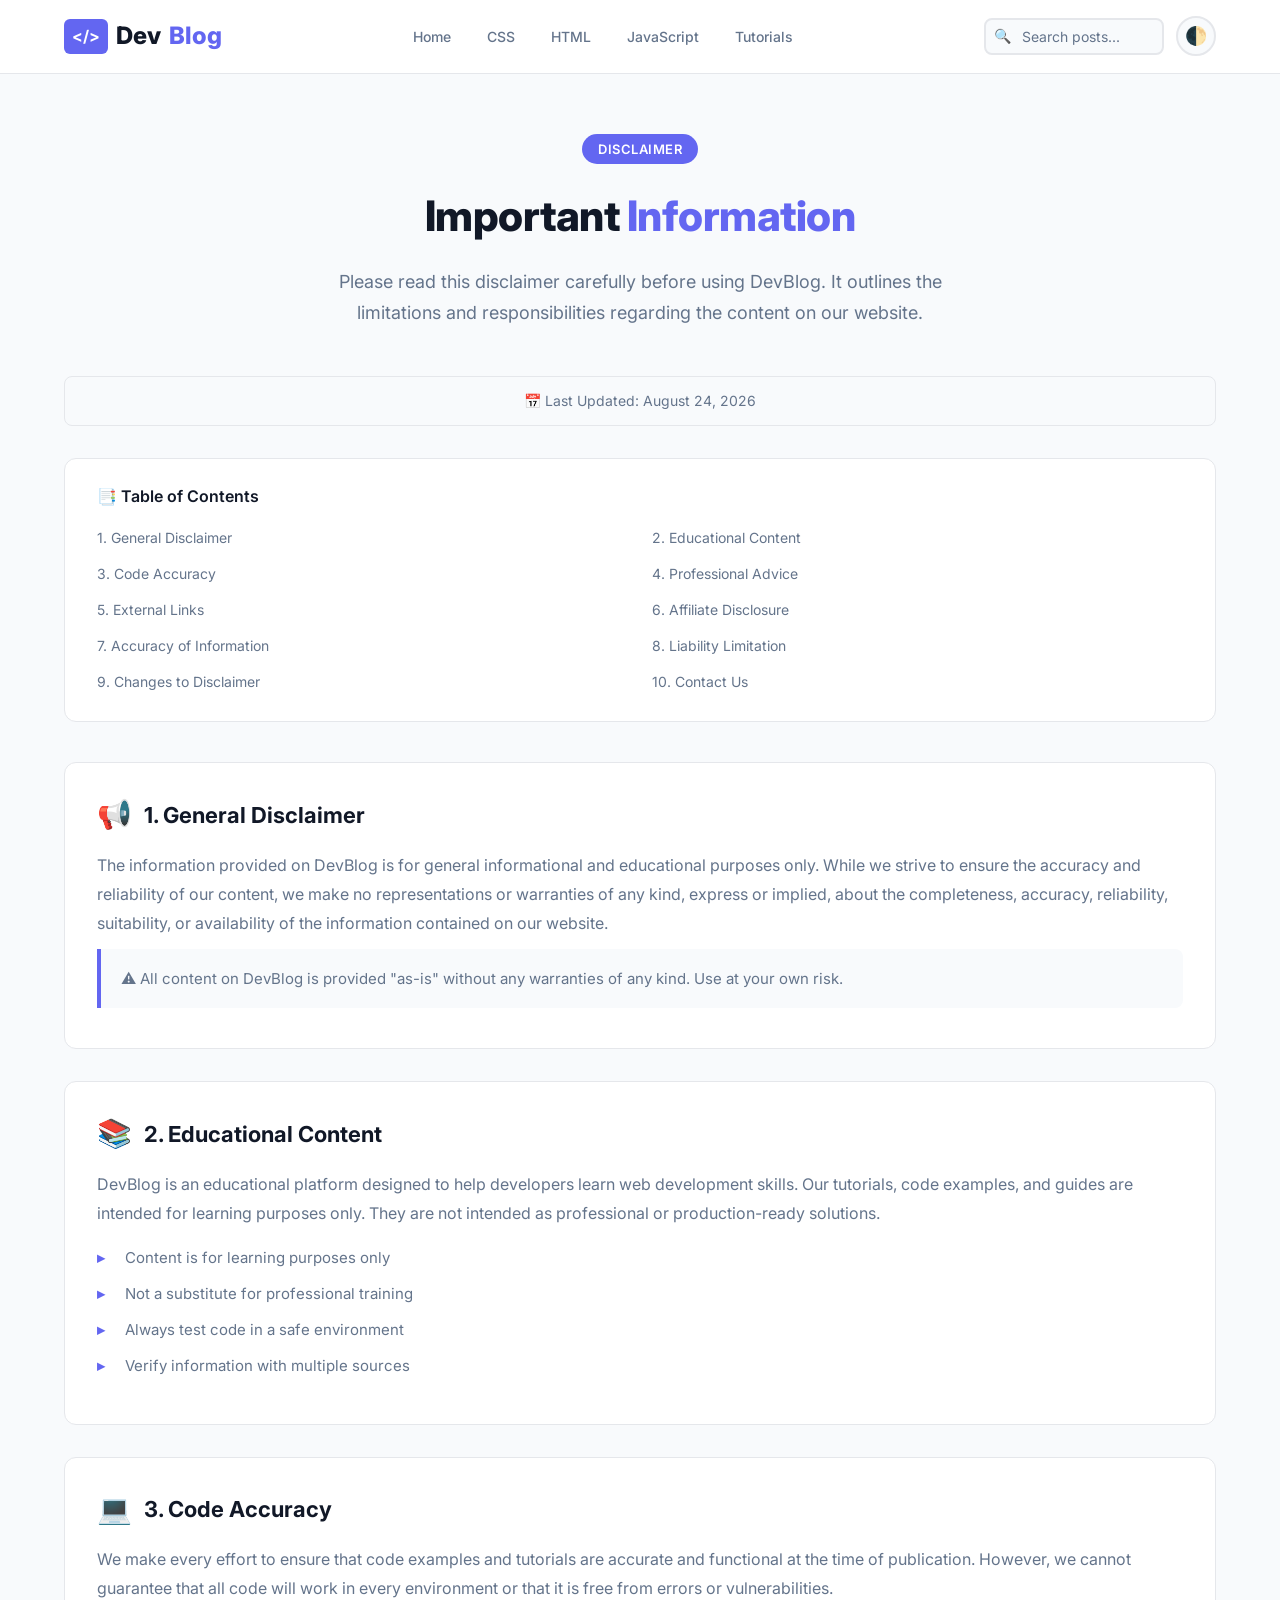
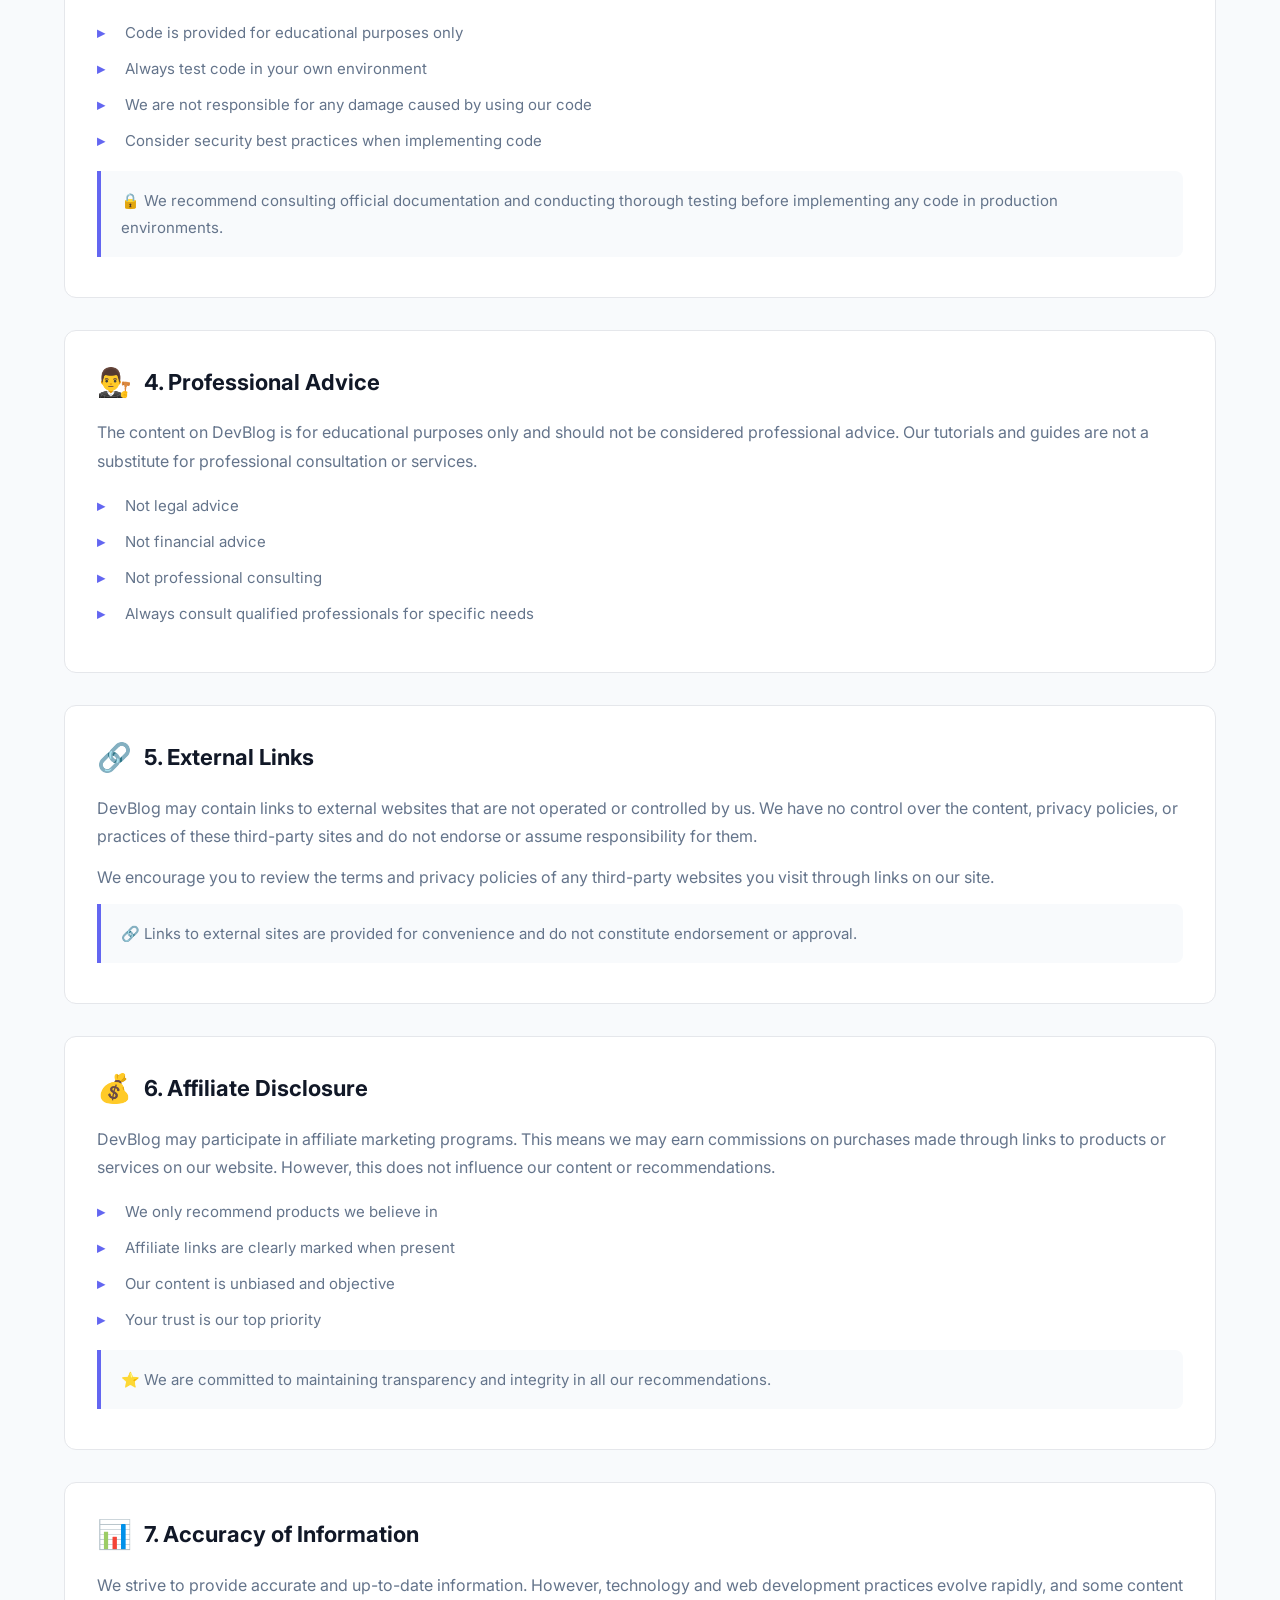
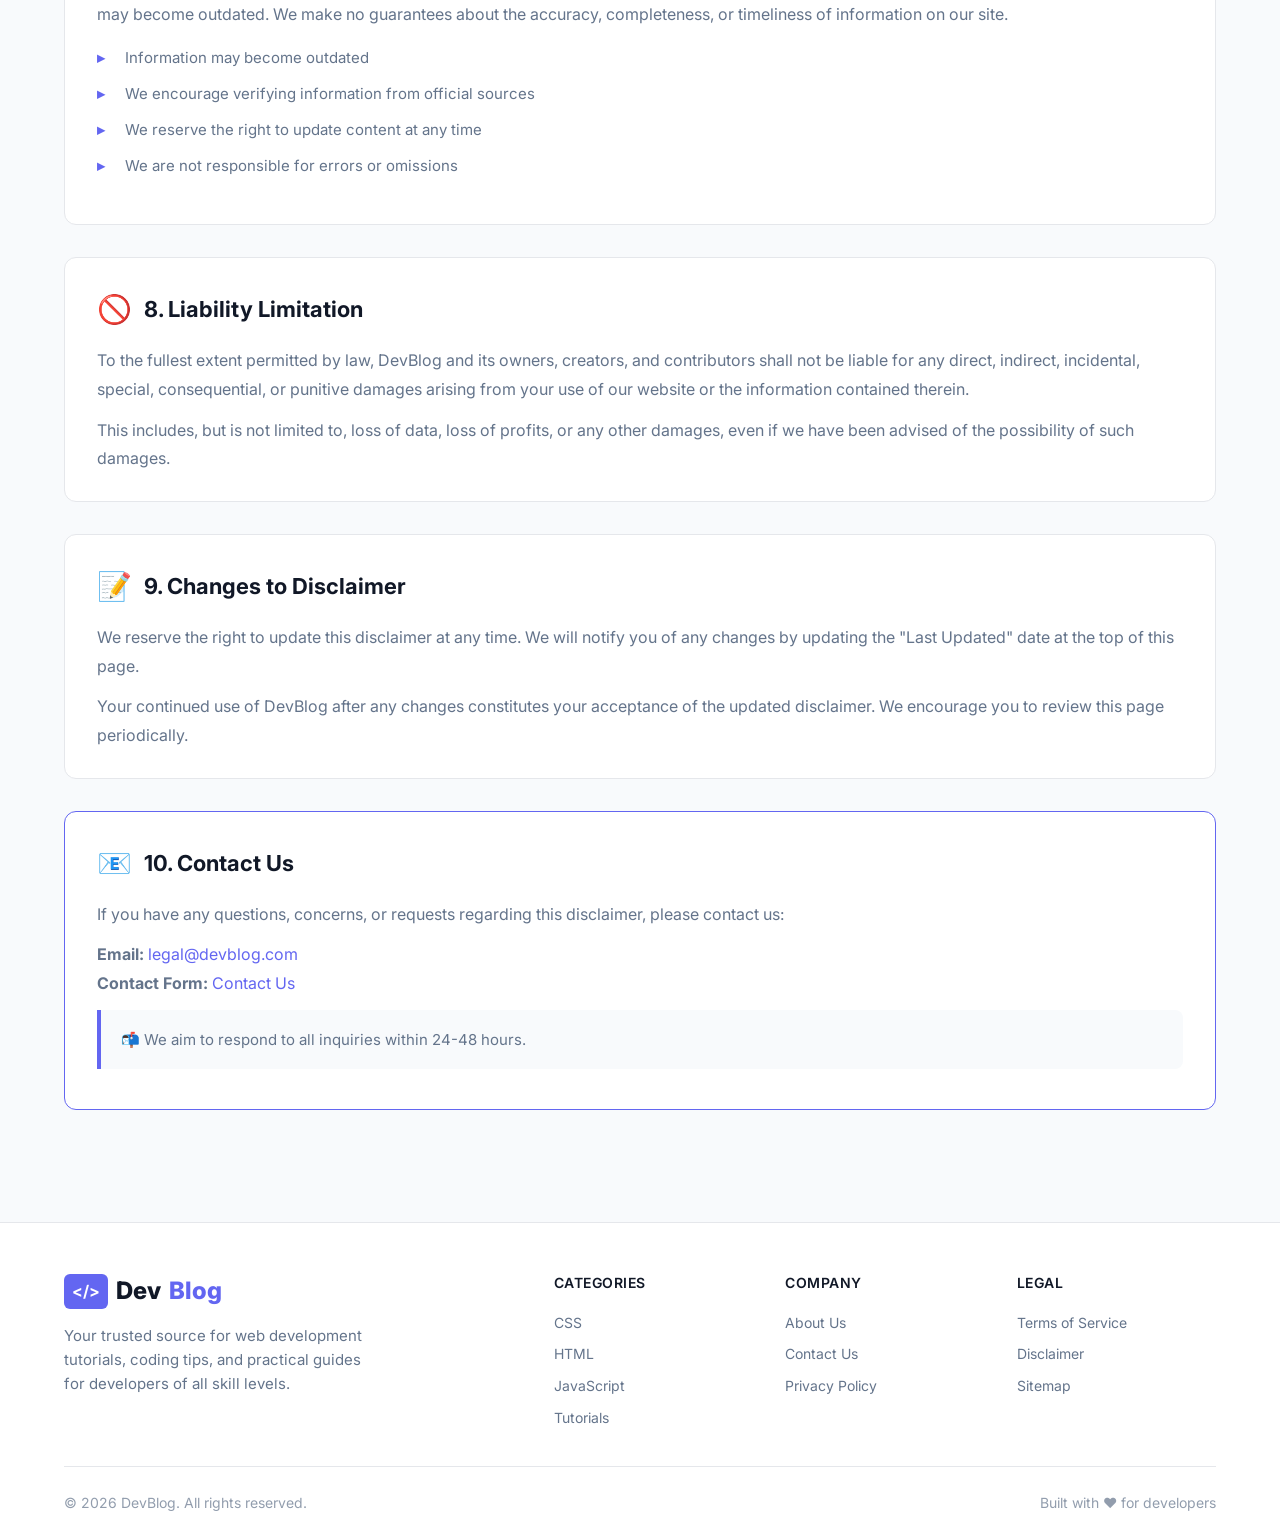
<file: my-blog/disclaimer.html>
<!DOCTYPE html>
<html lang="en" data-theme="light">
<head>
    <!-- Google tag (gtag.js) -->
<script async src="https://www.googletagmanager.com/gtag/js?id=G-SK2537KX5K">
</script>
<script>
  window.dataLayer = window.dataLayer || [];
  function gtag(){dataLayer.push(arguments);}
  gtag('js', new Date());

  gtag('config', 'G-SK2537KX5K');
</script>
    <meta charset="UTF-8" />
    <meta name="viewport" content="width=device-width, initial-scale=1.0" />
    <title>Disclaimer - DevBlog</title>

    <!-- SEO Meta Tags -->
    <meta name="description" content="Read DevBlog's Disclaimer to understand the limitations of our content and your use of the information provided on our website." />
    <meta name="keywords" content="disclaimer, legal, liability, DevBlog, web development" />
    <meta name="robots" content="index, follow" />
    <link rel="canonical" href="https://yourdomain.com/disclaimer.html" />

    <!-- Google Fonts -->
    <link href="https://fonts.googleapis.com/css2?family=Inter:wght@400;500;600;700;800&family=JetBrains+Mono:wght@400;500&display=swap" rel="stylesheet" />

    <style>
        /* ============================================
           CSS VARIABLES (Light & Dark Themes)
           ============================================ */
        :root {
            /* Light Theme (Default) */
            --bg-primary: #F8FAFC;
            --bg-secondary: #FFFFFF;
            --bg-card: #FFFFFF;
            --text-primary: #111827;
            --text-secondary: #64748B;
            --text-white: #FFFFFF;
            --border-color: #E5E7EB;
            --primary: #6366F1;
            --primary-hover: #4F46E5;
            --success: #10B981;
            --shadow: 0 1px 3px rgba(0, 0, 0, 0.06);
            --shadow-hover: 0 8px 25px rgba(0, 0, 0, 0.08);
            --radius: 12px;
            --radius-sm: 8px;
            --transition: 0.3s ease;
            --max-width: 1200px;
            --content-width: 800px;
        }

        [data-theme="dark"] {
            --bg-primary: #0F172A;
            --bg-secondary: #1E293B;
            --bg-card: #1E293B;
            --text-primary: #F1F5F9;
            --text-secondary: #94A3B8;
            --text-white: #F1F5F9;
            --border-color: #334155;
            --shadow: 0 1px 3px rgba(0, 0, 0, 0.3);
            --shadow-hover: 0 8px 25px rgba(0, 0, 0, 0.4);
        }

        /* ============================================
           RESET & BASE
           ============================================ */
        * {
            margin: 0;
            padding: 0;
            box-sizing: border-box;
        }

        html {
            scroll-behavior: smooth;
        }

        body {
            font-family: 'Inter', -apple-system, BlinkMacSystemFont, sans-serif;
            background: var(--bg-primary);
            color: var(--text-primary);
            line-height: 1.7;
            transition: background var(--transition), color var(--transition);
            min-height: 100vh;
        }

        a {
            text-decoration: none;
            color: var(--primary);
        }

        a:hover {
            color: var(--primary-hover);
        }

        /* ============================================
           CONTAINERS
           ============================================ */
        .container {
            max-width: var(--max-width);
            margin: 0 auto;
            padding: 0 24px;
        }

        .content-container {
            max-width: var(--content-width);
            margin: 0 auto;
            padding: 0 24px;
        }

        /* ============================================
           NAVIGATION
           ============================================ */
        .navbar {
            background: var(--bg-secondary);
            border-bottom: 1px solid var(--border-color);
            padding: 16px 0;
            position: sticky;
            top: 0;
            z-index: 1000;
            transition: background var(--transition), border-color var(--transition);
            backdrop-filter: blur(12px);
            background: rgba(255, 255, 255, 0.9);
        }

        [data-theme="dark"] .navbar {
            background: rgba(15, 23, 42, 0.95);
        }

        .navbar .container {
            display: flex;
            justify-content: space-between;
            align-items: center;
            flex-wrap: wrap;
            gap: 12px;
        }

        .navbar .logo {
            font-size: 24px;
            font-weight: 800;
            color: var(--text-primary);
            display: flex;
            align-items: center;
            gap: 8px;
            transition: color var(--transition);
        }

        .navbar .logo span {
            color: var(--primary);
        }

        .navbar .logo .logo-icon {
            display: inline-flex;
            align-items: center;
            justify-content: center;
            background: var(--primary);
            color: white;
            padding: 4px 8px;
            border-radius: 6px;
            font-size: 16px;
            font-weight: 700;
        }

        .nav-links {
            display: flex;
            align-items: center;
            gap: 8px;
            flex-wrap: wrap;
        }

        .nav-links a {
            color: var(--text-secondary);
            font-size: 14px;
            font-weight: 500;
            padding: 6px 14px;
            border-radius: var(--radius-sm);
            transition: all var(--transition);
        }

        .nav-links a:hover,
        .nav-links a.active {
            color: var(--text-primary);
            background: var(--bg-primary);
        }

        .nav-actions {
            display: flex;
            align-items: center;
            gap: 12px;
        }

        /* Search */
        .search-wrapper {
            position: relative;
        }

        .search-wrapper input {
            padding: 8px 14px 8px 36px;
            border: 2px solid var(--border-color);
            border-radius: var(--radius-sm);
            font-size: 14px;
            font-family: 'Inter', sans-serif;
            background: var(--bg-primary);
            color: var(--text-primary);
            transition: all var(--transition);
            width: 180px;
            outline: none;
        }

        .search-wrapper input:focus {
            border-color: var(--primary);
            box-shadow: 0 0 0 3px rgba(99, 102, 241, 0.1);
        }

        .search-wrapper input::placeholder {
            color: var(--text-secondary);
        }

        .search-wrapper .search-icon {
            position: absolute;
            left: 10px;
            top: 50%;
            transform: translateY(-50%);
            color: var(--text-secondary);
            font-size: 14px;
        }

        /* Theme Toggle */
        .theme-toggle {
            background: var(--bg-primary);
            border: 2px solid var(--border-color);
            border-radius: 50%;
            width: 40px;
            height: 40px;
            display: flex;
            align-items: center;
            justify-content: center;
            cursor: pointer;
            font-size: 18px;
            transition: all var(--transition);
            color: var(--text-secondary);
            flex-shrink: 0;
        }

        .theme-toggle:hover {
            border-color: var(--primary);
            color: var(--primary);
        }

        /* Hamburger Menu */
        .hamburger {
            display: none;
            background: none;
            border: none;
            font-size: 24px;
            color: var(--text-primary);
            cursor: pointer;
            padding: 4px;
        }

        /* ============================================
           DISCLAIMER PAGE STYLES
           ============================================ */
        .disclaimer-page {
            padding: 60px 0 80px;
        }

        .disclaimer-page .page-header {
            text-align: center;
            margin-bottom: 48px;
        }

        .disclaimer-page .page-header .badge {
            display: inline-block;
            background: var(--primary);
            color: white;
            padding: 4px 16px;
            border-radius: 20px;
            font-size: 13px;
            font-weight: 600;
            margin-bottom: 16px;
            text-transform: uppercase;
            letter-spacing: 0.5px;
        }

        .disclaimer-page .page-header h1 {
            font-size: 42px;
            font-weight: 800;
            letter-spacing: -0.5px;
            margin-bottom: 16px;
        }

        .disclaimer-page .page-header h1 span {
            color: var(--primary);
        }

        .disclaimer-page .page-header p {
            font-size: 18px;
            color: var(--text-secondary);
            max-width: 640px;
            margin: 0 auto;
        }

        .disclaimer-page .last-updated {
            text-align: center;
            font-size: 14px;
            color: var(--text-secondary);
            margin-bottom: 32px;
            padding: 12px;
            background: var(--bg-primary);
            border-radius: var(--radius-sm);
            border: 1px solid var(--border-color);
        }

        .disclaimer-page .disclaimer-section {
            margin-bottom: 32px;
            padding: 28px 32px;
            background: var(--bg-card);
            border: 1px solid var(--border-color);
            border-radius: var(--radius);
            transition: background var(--transition), border-color var(--transition);
        }

        .disclaimer-page .disclaimer-section:hover {
            border-color: var(--primary);
        }

        .disclaimer-page .disclaimer-section h2 {
            font-size: 22px;
            font-weight: 700;
            margin-bottom: 12px;
            color: var(--text-primary);
            display: flex;
            align-items: center;
            gap: 12px;
        }

        .disclaimer-page .disclaimer-section h2 .icon {
            font-size: 28px;
        }

        .disclaimer-page .disclaimer-section p {
            color: var(--text-secondary);
            font-size: 16px;
            margin-bottom: 12px;
            line-height: 1.8;
        }

        .disclaimer-page .disclaimer-section p:last-child {
            margin-bottom: 0;
        }

        .disclaimer-page .disclaimer-section ul {
            list-style: none;
            padding: 0;
            margin: 12px 0;
        }

        .disclaimer-page .disclaimer-section ul li {
            color: var(--text-secondary);
            font-size: 15px;
            padding: 6px 0 6px 28px;
            position: relative;
            line-height: 1.6;
        }

        .disclaimer-page .disclaimer-section ul li::before {
            content: "▸";
            position: absolute;
            left: 0;
            color: var(--primary);
            font-weight: 700;
        }

        .disclaimer-page .disclaimer-section .highlight-box {
            background: var(--bg-primary);
            border-left: 4px solid var(--primary);
            padding: 16px 20px;
            border-radius: 0 var(--radius-sm) var(--radius-sm) 0;
            margin: 12px 0;
        }

        .disclaimer-page .disclaimer-section .highlight-box p {
            margin-bottom: 0;
            font-size: 15px;
        }

        /* Table of Contents */
        .toc {
            background: var(--bg-card);
            border: 1px solid var(--border-color);
            border-radius: var(--radius);
            padding: 24px 32px;
            margin-bottom: 40px;
        }

        .toc h3 {
            font-size: 16px;
            font-weight: 600;
            margin-bottom: 12px;
            color: var(--text-primary);
        }

        .toc ul {
            list-style: none;
            padding: 0;
            display: grid;
            grid-template-columns: 1fr 1fr;
            gap: 4px 24px;
        }

        .toc ul li a {
            color: var(--text-secondary);
            font-size: 14px;
            padding: 4px 0;
            display: block;
            transition: color var(--transition);
        }

        .toc ul li a:hover {
            color: var(--primary);
        }

        /* ============================================
           FOOTER
           ============================================ */
        .footer {
            background: var(--bg-secondary);
            border-top: 1px solid var(--border-color);
            padding: 48px 0 24px;
            margin-top: 0;
            transition: background var(--transition), border-color var(--transition);
        }

        .footer .footer-content {
            display: grid;
            grid-template-columns: 2fr 3fr;
            gap: 48px;
            padding-bottom: 32px;
            border-bottom: 1px solid var(--border-color);
        }

        .footer .footer-brand .footer-logo {
            font-size: 24px;
            font-weight: 800;
            color: var(--text-primary);
            display: flex;
            align-items: center;
            gap: 8px;
            margin-bottom: 12px;
            transition: color var(--transition);
        }

        .footer .footer-brand .footer-logo span {
            color: var(--primary);
        }

        .footer .footer-brand .footer-logo .logo-icon {
            display: inline-flex;
            align-items: center;
            justify-content: center;
            background: var(--primary);
            color: white;
            padding: 4px 8px;
            border-radius: 6px;
            font-size: 16px;
            font-weight: 700;
        }

        .footer .footer-brand p {
            color: var(--text-secondary);
            font-size: 15px;
            max-width: 320px;
            line-height: 1.6;
        }

        .footer .footer-links {
            display: grid;
            grid-template-columns: repeat(3, 1fr);
            gap: 32px;
        }

        .footer .footer-column h4 {
            font-size: 14px;
            font-weight: 600;
            color: var(--text-primary);
            margin-bottom: 12px;
            text-transform: uppercase;
            letter-spacing: 0.5px;
            transition: color var(--transition);
        }

        .footer .footer-column a {
            display: block;
            color: var(--text-secondary);
            font-size: 14px;
            padding: 4px 0;
            transition: color var(--transition);
        }

        .footer .footer-column a:hover {
            color: var(--primary);
        }

        .footer .footer-bottom {
            display: flex;
            justify-content: space-between;
            align-items: center;
            padding-top: 24px;
            gap: 16px;
            flex-wrap: wrap;
        }

        .footer .footer-bottom p {
            color: var(--text-secondary);
            font-size: 14px;
            opacity: 0.7;
        }

        /* ============================================
           RESPONSIVE
           ============================================ */
        @media (max-width: 992px) {
            .footer .footer-content {
                grid-template-columns: 1fr;
                gap: 32px;
            }

            .footer .footer-brand p {
                max-width: 100%;
            }

            .footer .footer-links {
                grid-template-columns: repeat(3, 1fr);
                gap: 24px;
            }
        }

        @media (max-width: 768px) {
            .hamburger {
                display: block;
            }

            .nav-links {
                display: none;
                flex-direction: column;
                width: 100%;
                padding: 12px 0;
                gap: 4px;
            }

            .nav-links.open {
                display: flex;
            }

            .nav-links a {
                width: 100%;
                padding: 10px 14px;
            }

            .search-wrapper input {
                width: 140px;
            }

            .disclaimer-page {
                padding: 40px 0 60px;
            }

            .disclaimer-page .page-header h1 {
                font-size: 30px;
            }

            .disclaimer-page .disclaimer-section {
                padding: 20px;
            }

            .disclaimer-page .disclaimer-section h2 {
                font-size: 20px;
            }

            .toc ul {
                grid-template-columns: 1fr;
            }

            .footer {
                padding: 32px 0 16px;
            }

            .footer .footer-links {
                grid-template-columns: 1fr 1fr;
                gap: 24px;
            }

            .footer .footer-bottom {
                flex-direction: column;
                text-align: center;
                gap: 8px;
            }
        }

        @media (max-width: 480px) {
            .navbar .container {
                flex-wrap: wrap;
            }

            .nav-actions {
                margin-left: auto;
            }

            .search-wrapper input {
                width: 120px;
                font-size: 13px;
            }

            .disclaimer-page .page-header h1 {
                font-size: 26px;
            }

            .disclaimer-page .disclaimer-section {
                padding: 16px;
            }

            .footer .footer-links {
                grid-template-columns: 1fr;
                gap: 16px;
            }

            .footer .footer-content {
                gap: 24px;
            }
        }
    </style>
</head>
<body>

    <!-- ============================================
               NAVIGATION
            ============================================ -->
    <nav class="navbar" id="navbar">
        <div class="container">
            <a href="index.html" class="logo">
                <span class="logo-icon">&lt;/&gt;</span>
                Dev<span>Blog</span>
            </a>

            <button class="hamburger" id="hamburger" aria-label="Menu">☰</button>

            <div class="nav-links" id="navLinks">
                <a href="index.html">Home</a>
                <a href="index.html?category=CSS">CSS</a>
                <a href="index.html?category=HTML">HTML</a>
                <a href="index.html?category=JavaScript">JavaScript</a>
                <a href="index.html?category=Tutorials">Tutorials</a>
            </div>

            <div class="nav-actions">
                <div class="search-wrapper">
                    <span class="search-icon">🔍</span>
                    <input type="text" id="searchInput" placeholder="Search posts..." />
                </div>
                <button class="theme-toggle" id="themeToggle" aria-label="Toggle theme">🌓</button>
            </div>
        </div>
    </nav>

    <!-- ============================================
               DISCLAIMER PAGE CONTENT
            ============================================ -->
    <main>
        <div class="container">
            <div class="disclaimer-page">

                <!-- Header -->
                <div class="page-header">
                    <span class="badge">Disclaimer</span>
                    <h1>Important <span>Information</span></h1>
                    <p>Please read this disclaimer carefully before using DevBlog. It outlines the limitations and responsibilities regarding the content on our website.</p>
                </div>

                <div class="last-updated">
                    📅 Last Updated: August 24, 2026
                </div>

                <!-- Table of Contents -->
                <div class="toc">
                    <h3>📑 Table of Contents</h3>
                    <ul>
                        <li><a href="#general">1. General Disclaimer</a></li>
                        <li><a href="#educational">2. Educational Content</a></li>
                        <li><a href="#code-accuracy">3. Code Accuracy</a></li>
                        <li><a href="#professional">4. Professional Advice</a></li>
                        <li><a href="#external-links">5. External Links</a></li>
                        <li><a href="#affiliate">6. Affiliate Disclosure</a></li>
                        <li><a href="#accuracy">7. Accuracy of Information</a></li>
                        <li><a href="#liability">8. Liability Limitation</a></li>
                        <li><a href="#changes">9. Changes to Disclaimer</a></li>
                        <li><a href="#contact">10. Contact Us</a></li>
                    </ul>
                </div>

                <!-- Section 1 -->
                <div class="disclaimer-section" id="general">
                    <h2><span class="icon">📢</span> 1. General Disclaimer</h2>
                    <p>The information provided on DevBlog is for general informational and educational purposes only. While we strive to ensure the accuracy and reliability of our content, we make no representations or warranties of any kind, express or implied, about the completeness, accuracy, reliability, suitability, or availability of the information contained on our website.</p>
                    <div class="highlight-box">
                        <p>⚠️ All content on DevBlog is provided "as-is" without any warranties of any kind. Use at your own risk.</p>
                    </div>
                </div>

                <!-- Section 2 -->
                <div class="disclaimer-section" id="educational">
                    <h2><span class="icon">📚</span> 2. Educational Content</h2>
                    <p>DevBlog is an educational platform designed to help developers learn web development skills. Our tutorials, code examples, and guides are intended for learning purposes only. They are not intended as professional or production-ready solutions.</p>
                    <ul>
                        <li>Content is for learning purposes only</li>
                        <li>Not a substitute for professional training</li>
                        <li>Always test code in a safe environment</li>
                        <li>Verify information with multiple sources</li>
                    </ul>
                </div>

                <!-- Section 3 -->
                <div class="disclaimer-section" id="code-accuracy">
                    <h2><span class="icon">💻</span> 3. Code Accuracy</h2>
                    <p>We make every effort to ensure that code examples and tutorials are accurate and functional at the time of publication. However, we cannot guarantee that all code will work in every environment or that it is free from errors or vulnerabilities.</p>
                    <ul>
                        <li>Code is provided for educational purposes only</li>
                        <li>Always test code in your own environment</li>
                        <li>We are not responsible for any damage caused by using our code</li>
                        <li>Consider security best practices when implementing code</li>
                    </ul>
                    <div class="highlight-box">
                        <p>🔒 We recommend consulting official documentation and conducting thorough testing before implementing any code in production environments.</p>
                    </div>
                </div>

                <!-- Section 4 -->
                <div class="disclaimer-section" id="professional">
                    <h2><span class="icon">👨‍⚖️</span> 4. Professional Advice</h2>
                    <p>The content on DevBlog is for educational purposes only and should not be considered professional advice. Our tutorials and guides are not a substitute for professional consultation or services.</p>
                    <ul>
                        <li>Not legal advice</li>
                        <li>Not financial advice</li>
                        <li>Not professional consulting</li>
                        <li>Always consult qualified professionals for specific needs</li>
                    </ul>
                </div>

                <!-- Section 5 -->
                <div class="disclaimer-section" id="external-links">
                    <h2><span class="icon">🔗</span> 5. External Links</h2>
                    <p>DevBlog may contain links to external websites that are not operated or controlled by us. We have no control over the content, privacy policies, or practices of these third-party sites and do not endorse or assume responsibility for them.</p>
                    <p>We encourage you to review the terms and privacy policies of any third-party websites you visit through links on our site.</p>
                    <div class="highlight-box">
                        <p>🔗 Links to external sites are provided for convenience and do not constitute endorsement or approval.</p>
                    </div>
                </div>

                <!-- Section 6 -->
                <div class="disclaimer-section" id="affiliate">
                    <h2><span class="icon">💰</span> 6. Affiliate Disclosure</h2>
                    <p>DevBlog may participate in affiliate marketing programs. This means we may earn commissions on purchases made through links to products or services on our website. However, this does not influence our content or recommendations.</p>
                    <ul>
                        <li>We only recommend products we believe in</li>
                        <li>Affiliate links are clearly marked when present</li>
                        <li>Our content is unbiased and objective</li>
                        <li>Your trust is our top priority</li>
                    </ul>
                    <div class="highlight-box">
                        <p>⭐ We are committed to maintaining transparency and integrity in all our recommendations.</p>
                    </div>
                </div>

                <!-- Section 7 -->
                <div class="disclaimer-section" id="accuracy">
                    <h2><span class="icon">📊</span> 7. Accuracy of Information</h2>
                    <p>We strive to provide accurate and up-to-date information. However, technology and web development practices evolve rapidly, and some content may become outdated. We make no guarantees about the accuracy, completeness, or timeliness of information on our site.</p>
                    <ul>
                        <li>Information may become outdated</li>
                        <li>We encourage verifying information from official sources</li>
                        <li>We reserve the right to update content at any time</li>
                        <li>We are not responsible for errors or omissions</li>
                    </ul>
                </div>

                <!-- Section 8 -->
                <div class="disclaimer-section" id="liability">
                    <h2><span class="icon">🚫</span> 8. Liability Limitation</h2>
                    <p>To the fullest extent permitted by law, DevBlog and its owners, creators, and contributors shall not be liable for any direct, indirect, incidental, special, consequential, or punitive damages arising from your use of our website or the information contained therein.</p>
                    <p>This includes, but is not limited to, loss of data, loss of profits, or any other damages, even if we have been advised of the possibility of such damages.</p>
                </div>

                <!-- Section 9 -->
                <div class="disclaimer-section" id="changes">
                    <h2><span class="icon">📝</span> 9. Changes to Disclaimer</h2>
                    <p>We reserve the right to update this disclaimer at any time. We will notify you of any changes by updating the "Last Updated" date at the top of this page.</p>
                    <p>Your continued use of DevBlog after any changes constitutes your acceptance of the updated disclaimer. We encourage you to review this page periodically.</p>
                </div>

                <!-- Section 10 -->
                <div class="disclaimer-section" id="contact" style="border-color: var(--primary);">
                    <h2><span class="icon">📧</span> 10. Contact Us</h2>
                    <p>If you have any questions, concerns, or requests regarding this disclaimer, please contact us:</p>
                    <p style="margin-top: 12px;">
                        <strong>Email:</strong> <a href="mailto:legal@devblog.com">legal@devblog.com</a><br />
                        <strong>Contact Form:</strong> <a href="contact.html">Contact Us</a>
                    </p>
                    <div class="highlight-box">
                        <p>📬 We aim to respond to all inquiries within 24-48 hours.</p>
                    </div>
                </div>

            </div>
        </div>
    </main>

    <!-- ============================================
               FOOTER
            ============================================ -->
    <footer class="footer">
        <div class="container">
            <div class="footer-content">
                <div class="footer-brand">
                    <div class="footer-logo">
                        <span class="logo-icon">&lt;/&gt;</span>
                        Dev<span>Blog</span>
                    </div>
                    <p>Your trusted source for web development tutorials, coding tips, and practical guides for developers of all skill levels.</p>
                </div>

                <div class="footer-links">
                    <div class="footer-column">
                        <h4>Categories</h4>
                        <a href="index.html?category=CSS">CSS</a>
                        <a href="index.html?category=HTML">HTML</a>
                        <a href="index.html?category=JavaScript">JavaScript</a>
                        <a href="index.html?category=Tutorials">Tutorials</a>
                    </div>

                    <div class="footer-column">
                        <h4>Company</h4>
                        <a href="about.html">About Us</a>
                        <a href="contact.html">Contact Us</a>
                        <a href="privacy.html">Privacy Policy</a>
                    </div>

                    <div class="footer-column">
                        <h4>Legal</h4>
                        <a href="terms.html">Terms of Service</a>
                        <a href="disclaimer.html">Disclaimer</a>
                        <a href="sitemap.html">Sitemap</a>
                    </div>
                </div>
            </div>

            <div class="footer-bottom">
                <p>&copy; 2026 DevBlog. All rights reserved.</p>
                <p>Built with ❤️ for developers</p>
            </div>
        </div>
    </footer>

    <script>
        // ============================================
        // THEME MANAGEMENT
        // ============================================
        function getTheme() {
            return localStorage.getItem('blog-theme') || 'light';
        }

        function setTheme(theme) {
            document.documentElement.setAttribute('data-theme', theme);
            localStorage.setItem('blog-theme', theme);
            const toggle = document.getElementById('themeToggle');
            if (toggle) toggle.textContent = theme === 'dark' ? '☀️' : '🌓';
        }

        setTheme(getTheme());

        document.addEventListener('DOMContentLoaded', () => {
            const toggle = document.getElementById('themeToggle');
            if (toggle) {
                toggle.addEventListener('click', () => {
                    const current = getTheme();
                    setTheme(current === 'dark' ? 'light' : 'dark');
                });
            }

            // Mobile menu
            const hamburger = document.getElementById('hamburger');
            const navLinks = document.getElementById('navLinks');
            if (hamburger && navLinks) {
                hamburger.addEventListener('click', () => {
                    navLinks.classList.toggle('open');
                });

                navLinks.querySelectorAll('a').forEach(link => {
                    link.addEventListener('click', () => {
                        navLinks.classList.remove('open');
                    });
                });
            }
        });
    </script>

</body>
</html>
</file>
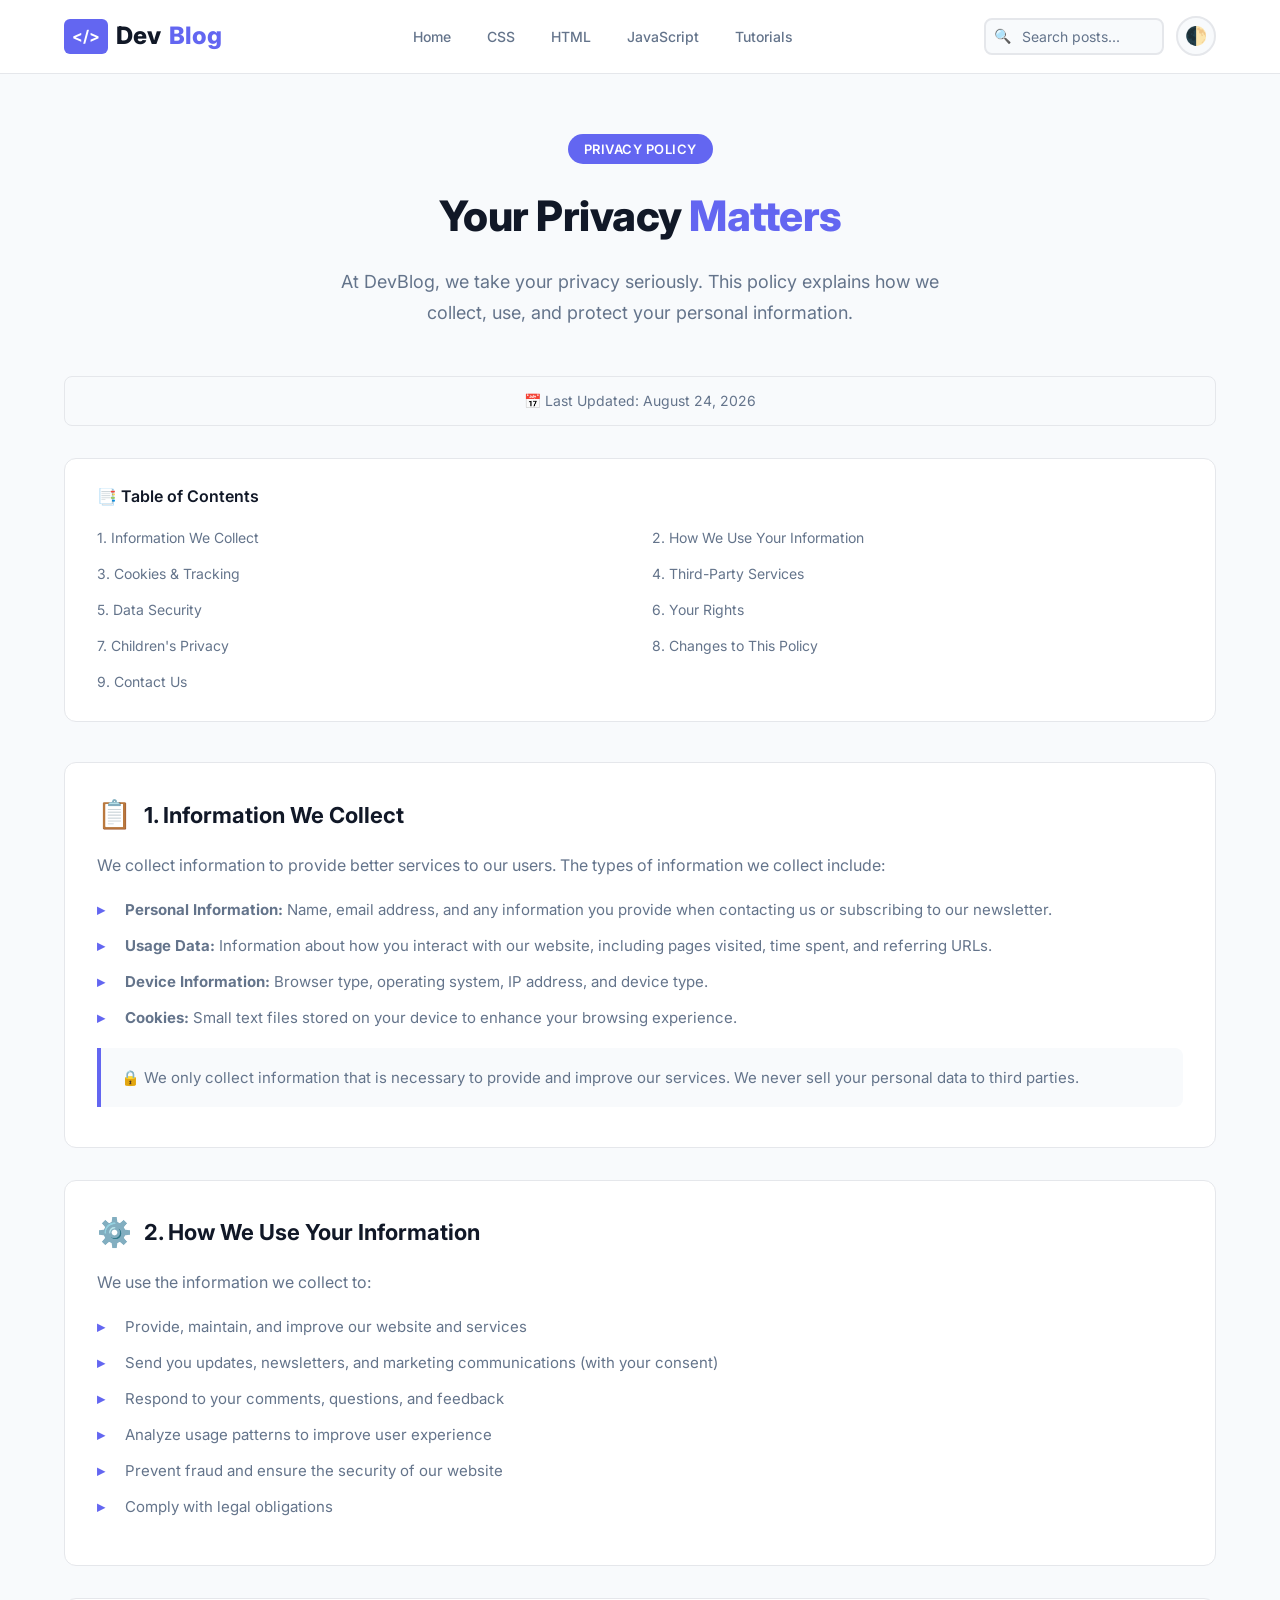
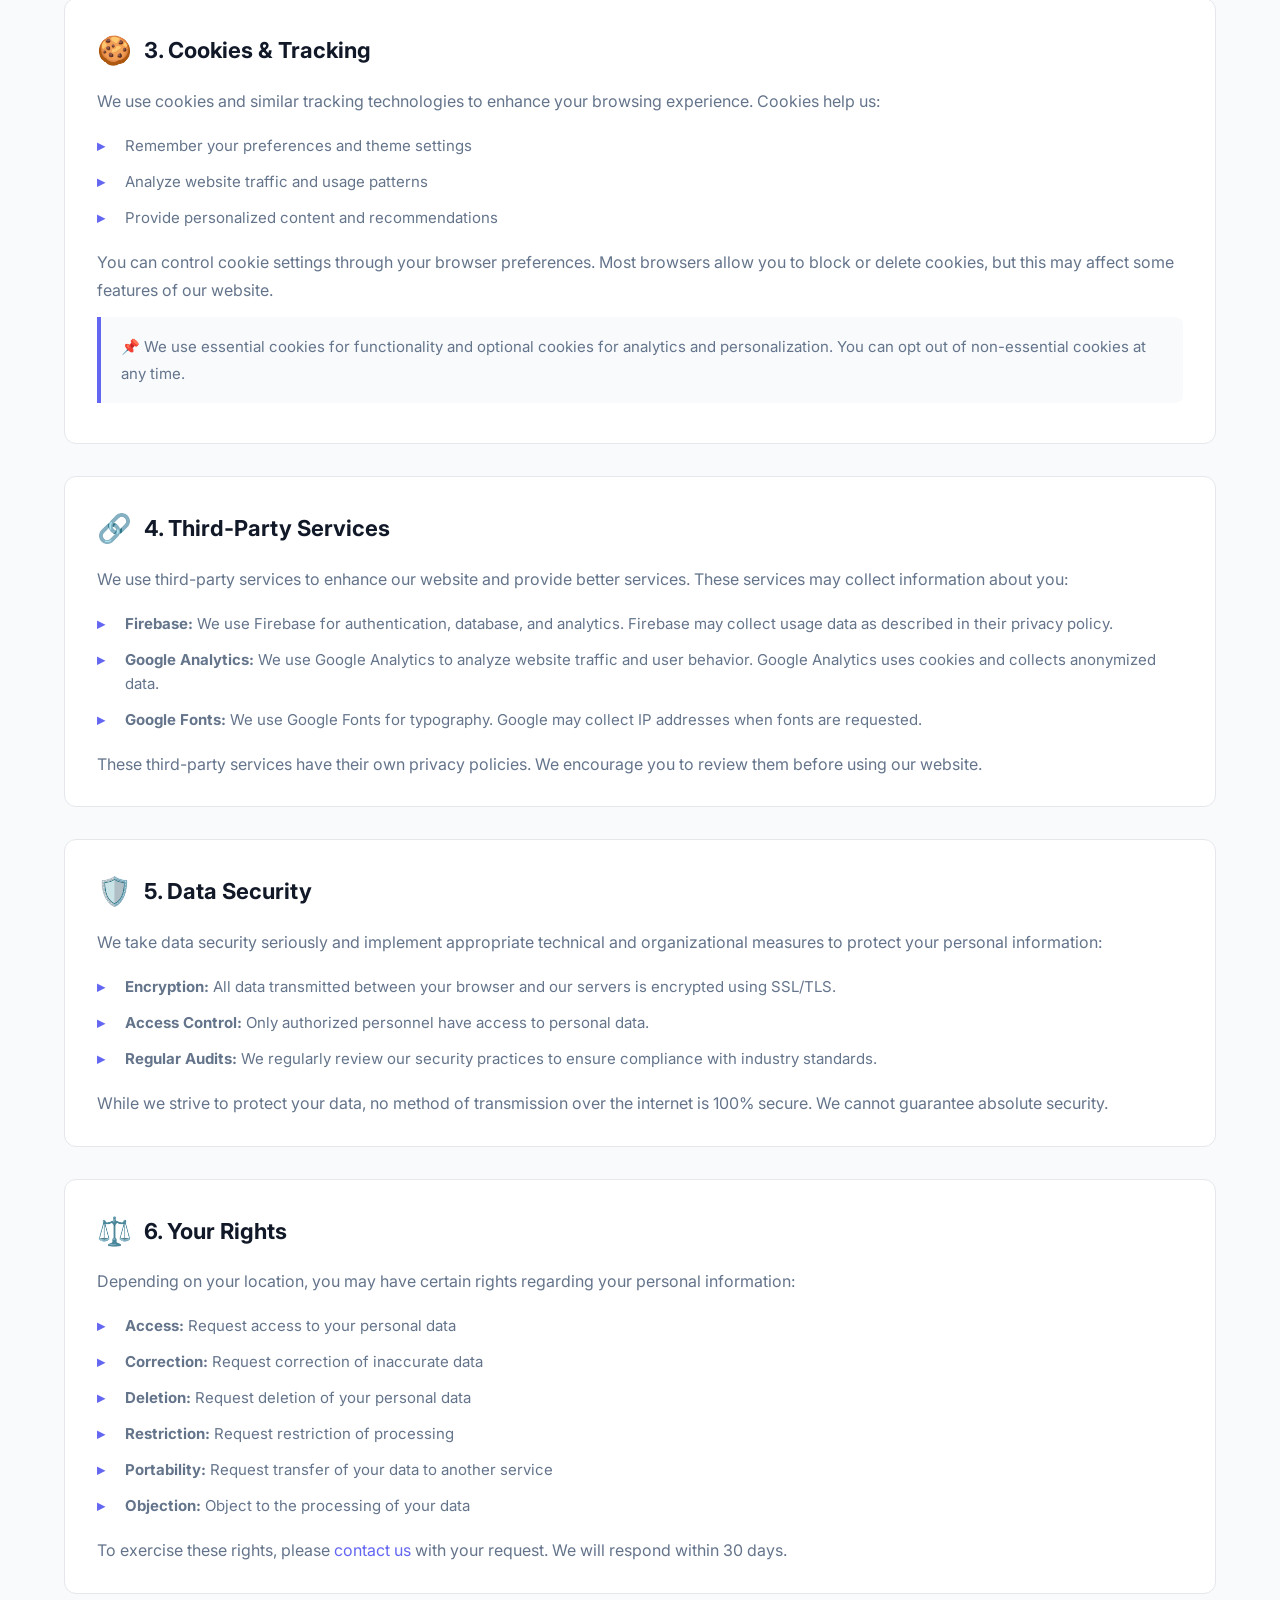
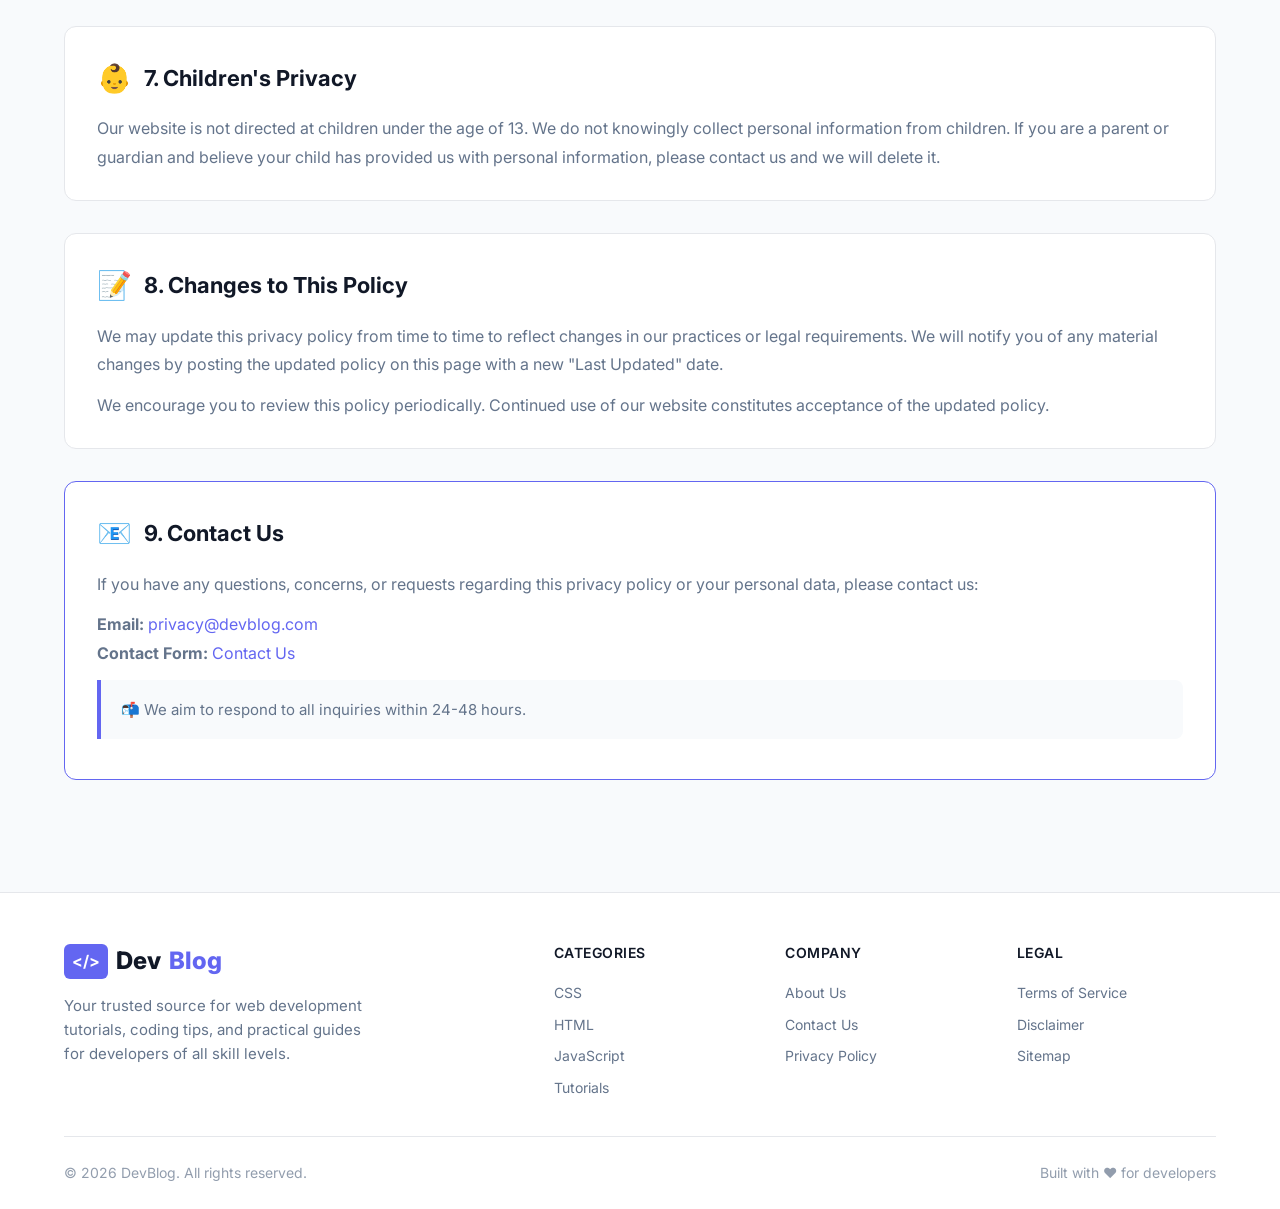
<file: my-blog/privacy.html>
<!DOCTYPE html>
<html lang="en" data-theme="light">
<head>
    <!-- Google tag (gtag.js) -->
<script async src="https://www.googletagmanager.com/gtag/js?id=G-SK2537KX5K">
</script>
<script>
  window.dataLayer = window.dataLayer || [];
  function gtag(){dataLayer.push(arguments);}
  gtag('js', new Date());

  gtag('config', 'G-SK2537KX5K');
</script>
    <meta charset="UTF-8" />
    <meta name="viewport" content="width=device-width, initial-scale=1.0" />
    <title>Privacy Policy - DevBlog</title>

    <!-- SEO Meta Tags -->
    <meta name="description" content="Read DevBlog's Privacy Policy to understand how we collect, use, and protect your personal information when you visit our website." />
    <meta name="keywords" content="privacy policy, data protection, GDPR, privacy, DevBlog" />
    <meta name="robots" content="index, follow" />
    <link rel="canonical" href="https://yourdomain.com/privacy.html" />

    <!-- Google Fonts -->
    <link href="https://fonts.googleapis.com/css2?family=Inter:wght@400;500;600;700;800&family=JetBrains+Mono:wght@400;500&display=swap" rel="stylesheet" />

    <link rel="apple-touch-icon" sizes="180x180" href="/apple-touch-icon.png">
    <link rel="icon" type="image/png" sizes="32x32" href="/favicon-32x32.png">
    <link rel="icon" type="image/png" sizes="16x16" href="/favicon-16x16.png">
    <link rel="manifest" href="/site.webmanifest">

    <style>
        /* ============================================
           CSS VARIABLES (Light & Dark Themes)
           ============================================ */
        :root {
            /* Light Theme (Default) */
            --bg-primary: #F8FAFC;
            --bg-secondary: #FFFFFF;
            --bg-card: #FFFFFF;
            --text-primary: #111827;
            --text-secondary: #64748B;
            --text-white: #FFFFFF;
            --border-color: #E5E7EB;
            --primary: #6366F1;
            --primary-hover: #4F46E5;
            --success: #10B981;
            --shadow: 0 1px 3px rgba(0, 0, 0, 0.06);
            --shadow-hover: 0 8px 25px rgba(0, 0, 0, 0.08);
            --radius: 12px;
            --radius-sm: 8px;
            --transition: 0.3s ease;
            --max-width: 1200px;
            --content-width: 800px;
        }

        [data-theme="dark"] {
            --bg-primary: #0F172A;
            --bg-secondary: #1E293B;
            --bg-card: #1E293B;
            --text-primary: #F1F5F9;
            --text-secondary: #94A3B8;
            --text-white: #F1F5F9;
            --border-color: #334155;
            --shadow: 0 1px 3px rgba(0, 0, 0, 0.3);
            --shadow-hover: 0 8px 25px rgba(0, 0, 0, 0.4);
        }

        /* ============================================
           RESET & BASE
           ============================================ */
        * {
            margin: 0;
            padding: 0;
            box-sizing: border-box;
        }

        html {
            scroll-behavior: smooth;
        }

        body {
            font-family: 'Inter', -apple-system, BlinkMacSystemFont, sans-serif;
            background: var(--bg-primary);
            color: var(--text-primary);
            line-height: 1.7;
            transition: background var(--transition), color var(--transition);
            min-height: 100vh;
        }

        a {
            text-decoration: none;
            color: var(--primary);
        }

        a:hover {
            color: var(--primary-hover);
        }

        /* ============================================
           CONTAINERS
           ============================================ */
        .container {
            max-width: var(--max-width);
            margin: 0 auto;
            padding: 0 24px;
        }

        .content-container {
            max-width: var(--content-width);
            margin: 0 auto;
            padding: 0 24px;
        }

        /* ============================================
           NAVIGATION
           ============================================ */
        .navbar {
            background: var(--bg-secondary);
            border-bottom: 1px solid var(--border-color);
            padding: 16px 0;
            position: sticky;
            top: 0;
            z-index: 1000;
            transition: background var(--transition), border-color var(--transition);
            backdrop-filter: blur(12px);
            background: rgba(255, 255, 255, 0.9);
        }

        [data-theme="dark"] .navbar {
            background: rgba(15, 23, 42, 0.95);
        }

        .navbar .container {
            display: flex;
            justify-content: space-between;
            align-items: center;
            flex-wrap: wrap;
            gap: 12px;
        }

        .navbar .logo {
            font-size: 24px;
            font-weight: 800;
            color: var(--text-primary);
            display: flex;
            align-items: center;
            gap: 8px;
            transition: color var(--transition);
        }

        .navbar .logo span {
            color: var(--primary);
        }

        .navbar .logo .logo-icon {
            display: inline-flex;
            align-items: center;
            justify-content: center;
            background: var(--primary);
            color: white;
            padding: 4px 8px;
            border-radius: 6px;
            font-size: 16px;
            font-weight: 700;
        }

        .nav-links {
            display: flex;
            align-items: center;
            gap: 8px;
            flex-wrap: wrap;
        }

        .nav-links a {
            color: var(--text-secondary);
            font-size: 14px;
            font-weight: 500;
            padding: 6px 14px;
            border-radius: var(--radius-sm);
            transition: all var(--transition);
        }

        .nav-links a:hover,
        .nav-links a.active {
            color: var(--text-primary);
            background: var(--bg-primary);
        }

        .nav-actions {
            display: flex;
            align-items: center;
            gap: 12px;
        }

        /* Search */
        .search-wrapper {
            position: relative;
        }

        .search-wrapper input {
            padding: 8px 14px 8px 36px;
            border: 2px solid var(--border-color);
            border-radius: var(--radius-sm);
            font-size: 14px;
            font-family: 'Inter', sans-serif;
            background: var(--bg-primary);
            color: var(--text-primary);
            transition: all var(--transition);
            width: 180px;
            outline: none;
        }

        .search-wrapper input:focus {
            border-color: var(--primary);
            box-shadow: 0 0 0 3px rgba(99, 102, 241, 0.1);
        }

        .search-wrapper input::placeholder {
            color: var(--text-secondary);
        }

        .search-wrapper .search-icon {
            position: absolute;
            left: 10px;
            top: 50%;
            transform: translateY(-50%);
            color: var(--text-secondary);
            font-size: 14px;
        }

        /* Theme Toggle */
        .theme-toggle {
            background: var(--bg-primary);
            border: 2px solid var(--border-color);
            border-radius: 50%;
            width: 40px;
            height: 40px;
            display: flex;
            align-items: center;
            justify-content: center;
            cursor: pointer;
            font-size: 18px;
            transition: all var(--transition);
            color: var(--text-secondary);
            flex-shrink: 0;
        }

        .theme-toggle:hover {
            border-color: var(--primary);
            color: var(--primary);
        }

        /* Hamburger Menu */
        .hamburger {
            display: none;
            background: none;
            border: none;
            font-size: 24px;
            color: var(--text-primary);
            cursor: pointer;
            padding: 4px;
        }

        /* ============================================
           PRIVACY PAGE STYLES
           ============================================ */
        .privacy-page {
            padding: 60px 0 80px;
        }

        .privacy-page .page-header {
            text-align: center;
            margin-bottom: 48px;
        }

        .privacy-page .page-header .badge {
            display: inline-block;
            background: var(--primary);
            color: white;
            padding: 4px 16px;
            border-radius: 20px;
            font-size: 13px;
            font-weight: 600;
            margin-bottom: 16px;
            text-transform: uppercase;
            letter-spacing: 0.5px;
        }

        .privacy-page .page-header h1 {
            font-size: 42px;
            font-weight: 800;
            letter-spacing: -0.5px;
            margin-bottom: 16px;
        }

        .privacy-page .page-header h1 span {
            color: var(--primary);
        }

        .privacy-page .page-header p {
            font-size: 18px;
            color: var(--text-secondary);
            max-width: 640px;
            margin: 0 auto;
        }

        .privacy-page .last-updated {
            text-align: center;
            font-size: 14px;
            color: var(--text-secondary);
            margin-bottom: 32px;
            padding: 12px;
            background: var(--bg-primary);
            border-radius: var(--radius-sm);
            border: 1px solid var(--border-color);
        }

        .privacy-page .privacy-section {
            margin-bottom: 32px;
            padding: 28px 32px;
            background: var(--bg-card);
            border: 1px solid var(--border-color);
            border-radius: var(--radius);
            transition: background var(--transition), border-color var(--transition);
        }

        .privacy-page .privacy-section:hover {
            border-color: var(--primary);
        }

        .privacy-page .privacy-section h2 {
            font-size: 22px;
            font-weight: 700;
            margin-bottom: 12px;
            color: var(--text-primary);
            display: flex;
            align-items: center;
            gap: 12px;
        }

        .privacy-page .privacy-section h2 .icon {
            font-size: 28px;
        }

        .privacy-page .privacy-section p {
            color: var(--text-secondary);
            font-size: 16px;
            margin-bottom: 12px;
            line-height: 1.8;
        }

        .privacy-page .privacy-section p:last-child {
            margin-bottom: 0;
        }

        .privacy-page .privacy-section ul {
            list-style: none;
            padding: 0;
            margin: 12px 0;
        }

        .privacy-page .privacy-section ul li {
            color: var(--text-secondary);
            font-size: 15px;
            padding: 6px 0 6px 28px;
            position: relative;
            line-height: 1.6;
        }

        .privacy-page .privacy-section ul li::before {
            content: "▸";
            position: absolute;
            left: 0;
            color: var(--primary);
            font-weight: 700;
        }

        .privacy-page .privacy-section .highlight-box {
            background: var(--bg-primary);
            border-left: 4px solid var(--primary);
            padding: 16px 20px;
            border-radius: 0 var(--radius-sm) var(--radius-sm) 0;
            margin: 12px 0;
        }

        .privacy-page .privacy-section .highlight-box p {
            margin-bottom: 0;
            font-size: 15px;
        }

        /* Table of Contents */
        .toc {
            background: var(--bg-card);
            border: 1px solid var(--border-color);
            border-radius: var(--radius);
            padding: 24px 32px;
            margin-bottom: 40px;
        }

        .toc h3 {
            font-size: 16px;
            font-weight: 600;
            margin-bottom: 12px;
            color: var(--text-primary);
        }

        .toc ul {
            list-style: none;
            padding: 0;
            display: grid;
            grid-template-columns: 1fr 1fr;
            gap: 4px 24px;
        }

        .toc ul li a {
            color: var(--text-secondary);
            font-size: 14px;
            padding: 4px 0;
            display: block;
            transition: color var(--transition);
        }

        .toc ul li a:hover {
            color: var(--primary);
        }

        /* ============================================
           FOOTER
           ============================================ */
        .footer {
            background: var(--bg-secondary);
            border-top: 1px solid var(--border-color);
            padding: 48px 0 24px;
            margin-top: 0;
            transition: background var(--transition), border-color var(--transition);
        }

        .footer .footer-content {
            display: grid;
            grid-template-columns: 2fr 3fr;
            gap: 48px;
            padding-bottom: 32px;
            border-bottom: 1px solid var(--border-color);
        }

        .footer .footer-brand .footer-logo {
            font-size: 24px;
            font-weight: 800;
            color: var(--text-primary);
            display: flex;
            align-items: center;
            gap: 8px;
            margin-bottom: 12px;
            transition: color var(--transition);
        }

        .footer .footer-brand .footer-logo span {
            color: var(--primary);
        }

        .footer .footer-brand .footer-logo .logo-icon {
            display: inline-flex;
            align-items: center;
            justify-content: center;
            background: var(--primary);
            color: white;
            padding: 4px 8px;
            border-radius: 6px;
            font-size: 16px;
            font-weight: 700;
        }

        .footer .footer-brand p {
            color: var(--text-secondary);
            font-size: 15px;
            max-width: 320px;
            line-height: 1.6;
        }

        .footer .footer-links {
            display: grid;
            grid-template-columns: repeat(3, 1fr);
            gap: 32px;
        }

        .footer .footer-column h4 {
            font-size: 14px;
            font-weight: 600;
            color: var(--text-primary);
            margin-bottom: 12px;
            text-transform: uppercase;
            letter-spacing: 0.5px;
            transition: color var(--transition);
        }

        .footer .footer-column a {
            display: block;
            color: var(--text-secondary);
            font-size: 14px;
            padding: 4px 0;
            transition: color var(--transition);
        }

        .footer .footer-column a:hover {
            color: var(--primary);
        }

        .footer .footer-bottom {
            display: flex;
            justify-content: space-between;
            align-items: center;
            padding-top: 24px;
            gap: 16px;
            flex-wrap: wrap;
        }

        .footer .footer-bottom p {
            color: var(--text-secondary);
            font-size: 14px;
            opacity: 0.7;
        }

        /* ============================================
           RESPONSIVE
           ============================================ */
        @media (max-width: 992px) {
            .footer .footer-content {
                grid-template-columns: 1fr;
                gap: 32px;
            }

            .footer .footer-brand p {
                max-width: 100%;
            }

            .footer .footer-links {
                grid-template-columns: repeat(3, 1fr);
                gap: 24px;
            }
        }

        @media (max-width: 768px) {
            .hamburger {
                display: block;
            }

            .nav-links {
                display: none;
                flex-direction: column;
                width: 100%;
                padding: 12px 0;
                gap: 4px;
            }

            .nav-links.open {
                display: flex;
            }

            .nav-links a {
                width: 100%;
                padding: 10px 14px;
            }

            .search-wrapper input {
                width: 140px;
            }

            .privacy-page {
                padding: 40px 0 60px;
            }

            .privacy-page .page-header h1 {
                font-size: 30px;
            }

            .privacy-page .privacy-section {
                padding: 20px;
            }

            .privacy-page .privacy-section h2 {
                font-size: 20px;
            }

            .toc ul {
                grid-template-columns: 1fr;
            }

            .footer {
                padding: 32px 0 16px;
            }

            .footer .footer-links {
                grid-template-columns: 1fr 1fr;
                gap: 24px;
            }

            .footer .footer-bottom {
                flex-direction: column;
                text-align: center;
                gap: 8px;
            }
        }

        @media (max-width: 480px) {
            .navbar .container {
                flex-wrap: wrap;
            }

            .nav-actions {
                margin-left: auto;
            }

            .search-wrapper input {
                width: 120px;
                font-size: 13px;
            }

            .privacy-page .page-header h1 {
                font-size: 26px;
            }

            .privacy-page .privacy-section {
                padding: 16px;
            }

            .footer .footer-links {
                grid-template-columns: 1fr;
                gap: 16px;
            }

            .footer .footer-content {
                gap: 24px;
            }
        }
    </style>
</head>
<body>

    <!-- ============================================
               NAVIGATION
            ============================================ -->
    <nav class="navbar" id="navbar">
        <div class="container">
            <a href="index.html" class="logo">
                <span class="logo-icon">&lt;/&gt;</span>
                Dev<span>Blog</span>
            </a>

            <button class="hamburger" id="hamburger" aria-label="Menu">☰</button>

            <div class="nav-links" id="navLinks">
                <a href="index.html">Home</a>
                <a href="index.html?category=CSS">CSS</a>
                <a href="index.html?category=HTML">HTML</a>
                <a href="index.html?category=JavaScript">JavaScript</a>
                <a href="index.html?category=Tutorials">Tutorials</a>
            </div>

            <div class="nav-actions">
                <div class="search-wrapper">
                    <span class="search-icon">🔍</span>
                    <input type="text" id="searchInput" placeholder="Search posts..." />
                </div>
                <button class="theme-toggle" id="themeToggle" aria-label="Toggle theme">🌓</button>
            </div>
        </div>
    </nav>

    <!-- ============================================
               PRIVACY PAGE CONTENT
            ============================================ -->
    <main>
        <div class="container">
            <div class="privacy-page">

                <!-- Header -->
                <div class="page-header">
                    <span class="badge">Privacy Policy</span>
                    <h1>Your Privacy <span>Matters</span></h1>
                    <p>At DevBlog, we take your privacy seriously. This policy explains how we collect, use, and protect your personal information.</p>
                </div>

                <div class="last-updated">
                    📅 Last Updated: August 24, 2026
                </div>

                <!-- Table of Contents -->
                <div class="toc">
                    <h3>📑 Table of Contents</h3>
                    <ul>
                        <li><a href="#information-we-collect">1. Information We Collect</a></li>
                        <li><a href="#how-we-use">2. How We Use Your Information</a></li>
                        <li><a href="#cookies">3. Cookies & Tracking</a></li>
                        <li><a href="#third-party">4. Third-Party Services</a></li>
                        <li><a href="#data-security">5. Data Security</a></li>
                        <li><a href="#your-rights">6. Your Rights</a></li>
                        <li><a href="#children">7. Children's Privacy</a></li>
                        <li><a href="#changes">8. Changes to This Policy</a></li>
                        <li><a href="#contact">9. Contact Us</a></li>
                    </ul>
                </div>

                <!-- Section 1 -->
                <div class="privacy-section" id="information-we-collect">
                    <h2><span class="icon">📋</span> 1. Information We Collect</h2>
                    <p>We collect information to provide better services to our users. The types of information we collect include:</p>
                    <ul>
                        <li><strong>Personal Information:</strong> Name, email address, and any information you provide when contacting us or subscribing to our newsletter.</li>
                        <li><strong>Usage Data:</strong> Information about how you interact with our website, including pages visited, time spent, and referring URLs.</li>
                        <li><strong>Device Information:</strong> Browser type, operating system, IP address, and device type.</li>
                        <li><strong>Cookies:</strong> Small text files stored on your device to enhance your browsing experience.</li>
                    </ul>
                    <div class="highlight-box">
                        <p>🔒 We only collect information that is necessary to provide and improve our services. We never sell your personal data to third parties.</p>
                    </div>
                </div>

                <!-- Section 2 -->
                <div class="privacy-section" id="how-we-use">
                    <h2><span class="icon">⚙️</span> 2. How We Use Your Information</h2>
                    <p>We use the information we collect to:</p>
                    <ul>
                        <li>Provide, maintain, and improve our website and services</li>
                        <li>Send you updates, newsletters, and marketing communications (with your consent)</li>
                        <li>Respond to your comments, questions, and feedback</li>
                        <li>Analyze usage patterns to improve user experience</li>
                        <li>Prevent fraud and ensure the security of our website</li>
                        <li>Comply with legal obligations</li>
                    </ul>
                </div>

                <!-- Section 3 -->
                <div class="privacy-section" id="cookies">
                    <h2><span class="icon">🍪</span> 3. Cookies &amp; Tracking</h2>
                    <p>We use cookies and similar tracking technologies to enhance your browsing experience. Cookies help us:</p>
                    <ul>
                        <li>Remember your preferences and theme settings</li>
                        <li>Analyze website traffic and usage patterns</li>
                        <li>Provide personalized content and recommendations</li>
                    </ul>
                    <p>You can control cookie settings through your browser preferences. Most browsers allow you to block or delete cookies, but this may affect some features of our website.</p>
                    <div class="highlight-box">
                        <p>📌 We use essential cookies for functionality and optional cookies for analytics and personalization. You can opt out of non-essential cookies at any time.</p>
                    </div>
                </div>

                <!-- Section 4 -->
                <div class="privacy-section" id="third-party">
                    <h2><span class="icon">🔗</span> 4. Third-Party Services</h2>
                    <p>We use third-party services to enhance our website and provide better services. These services may collect information about you:</p>
                    <ul>
                        <li><strong>Firebase:</strong> We use Firebase for authentication, database, and analytics. Firebase may collect usage data as described in their privacy policy.</li>
                        <li><strong>Google Analytics:</strong> We use Google Analytics to analyze website traffic and user behavior. Google Analytics uses cookies and collects anonymized data.</li>
                        <li><strong>Google Fonts:</strong> We use Google Fonts for typography. Google may collect IP addresses when fonts are requested.</li>
                    </ul>
                    <p>These third-party services have their own privacy policies. We encourage you to review them before using our website.</p>
                </div>

                <!-- Section 5 -->
                <div class="privacy-section" id="data-security">
                    <h2><span class="icon">🛡️</span> 5. Data Security</h2>
                    <p>We take data security seriously and implement appropriate technical and organizational measures to protect your personal information:</p>
                    <ul>
                        <li><strong>Encryption:</strong> All data transmitted between your browser and our servers is encrypted using SSL/TLS.</li>
                        <li><strong>Access Control:</strong> Only authorized personnel have access to personal data.</li>
                        <li><strong>Regular Audits:</strong> We regularly review our security practices to ensure compliance with industry standards.</li>
                    </ul>
                    <p>While we strive to protect your data, no method of transmission over the internet is 100% secure. We cannot guarantee absolute security.</p>
                </div>

                <!-- Section 6 -->
                <div class="privacy-section" id="your-rights">
                    <h2><span class="icon">⚖️</span> 6. Your Rights</h2>
                    <p>Depending on your location, you may have certain rights regarding your personal information:</p>
                    <ul>
                        <li><strong>Access:</strong> Request access to your personal data</li>
                        <li><strong>Correction:</strong> Request correction of inaccurate data</li>
                        <li><strong>Deletion:</strong> Request deletion of your personal data</li>
                        <li><strong>Restriction:</strong> Request restriction of processing</li>
                        <li><strong>Portability:</strong> Request transfer of your data to another service</li>
                        <li><strong>Objection:</strong> Object to the processing of your data</li>
                    </ul>
                    <p>To exercise these rights, please <a href="contact.html">contact us</a> with your request. We will respond within 30 days.</p>
                </div>

                <!-- Section 7 -->
                <div class="privacy-section" id="children">
                    <h2><span class="icon">👶</span> 7. Children's Privacy</h2>
                    <p>Our website is not directed at children under the age of 13. We do not knowingly collect personal information from children. If you are a parent or guardian and believe your child has provided us with personal information, please contact us and we will delete it.</p>
                </div>

                <!-- Section 8 -->
                <div class="privacy-section" id="changes">
                    <h2><span class="icon">📝</span> 8. Changes to This Policy</h2>
                    <p>We may update this privacy policy from time to time to reflect changes in our practices or legal requirements. We will notify you of any material changes by posting the updated policy on this page with a new "Last Updated" date.</p>
                    <p>We encourage you to review this policy periodically. Continued use of our website constitutes acceptance of the updated policy.</p>
                </div>

                <!-- Section 9 -->
                <div class="privacy-section" id="contact" style="border-color: var(--primary);">
                    <h2><span class="icon">📧</span> 9. Contact Us</h2>
                    <p>If you have any questions, concerns, or requests regarding this privacy policy or your personal data, please contact us:</p>
                    <p style="margin-top: 12px;">
                        <strong>Email:</strong> <a href="mailto:privacy@devblog.com">privacy@devblog.com</a><br />
                        <strong>Contact Form:</strong> <a href="contact.html">Contact Us</a>
                    </p>
                    <div class="highlight-box">
                        <p>📬 We aim to respond to all inquiries within 24-48 hours.</p>
                    </div>
                </div>

            </div>
        </div>
    </main>

    <!-- ============================================
               FOOTER
            ============================================ -->
    <footer class="footer">
        <div class="container">
            <div class="footer-content">
                <div class="footer-brand">
                    <div class="footer-logo">
                        <span class="logo-icon">&lt;/&gt;</span>
                        Dev<span>Blog</span>
                    </div>
                    <p>Your trusted source for web development tutorials, coding tips, and practical guides for developers of all skill levels.</p>
                </div>

                <div class="footer-links">
                    <div class="footer-column">
                        <h4>Categories</h4>
                        <a href="index.html?category=CSS">CSS</a>
                        <a href="index.html?category=HTML">HTML</a>
                        <a href="index.html?category=JavaScript">JavaScript</a>
                        <a href="index.html?category=Tutorials">Tutorials</a>
                    </div>

                    <div class="footer-column">
                        <h4>Company</h4>
                        <a href="about.html">About Us</a>
                        <a href="contact.html">Contact Us</a>
                        <a href="privacy.html">Privacy Policy</a>
                    </div>

                    <div class="footer-column">
                        <h4>Legal</h4>
                        <a href="terms.html">Terms of Service</a>
                        <a href="disclaimer.html">Disclaimer</a>
                        <a href="sitemap.html">Sitemap</a>
                    </div>
                </div>
            </div>

            <div class="footer-bottom">
                <p>&copy; 2026 DevBlog. All rights reserved.</p>
                <p>Built with ❤️ for developers</p>
            </div>
        </div>
    </footer>

    <script>
        // ============================================
        // THEME MANAGEMENT
        // ============================================
        function getTheme() {
            return localStorage.getItem('blog-theme') || 'light';
        }

        function setTheme(theme) {
            document.documentElement.setAttribute('data-theme', theme);
            localStorage.setItem('blog-theme', theme);
            const toggle = document.getElementById('themeToggle');
            if (toggle) toggle.textContent = theme === 'dark' ? '☀️' : '🌓';
        }

        setTheme(getTheme());

        document.addEventListener('DOMContentLoaded', () => {
            const toggle = document.getElementById('themeToggle');
            if (toggle) {
                toggle.addEventListener('click', () => {
                    const current = getTheme();
                    setTheme(current === 'dark' ? 'light' : 'dark');
                });
            }

            // Mobile menu
            const hamburger = document.getElementById('hamburger');
            const navLinks = document.getElementById('navLinks');
            if (hamburger && navLinks) {
                hamburger.addEventListener('click', () => {
                    navLinks.classList.toggle('open');
                });

                navLinks.querySelectorAll('a').forEach(link => {
                    link.addEventListener('click', () => {
                        navLinks.classList.remove('open');
                    });
                });
            }
        });
    </script>

</body>
</html>
</file>
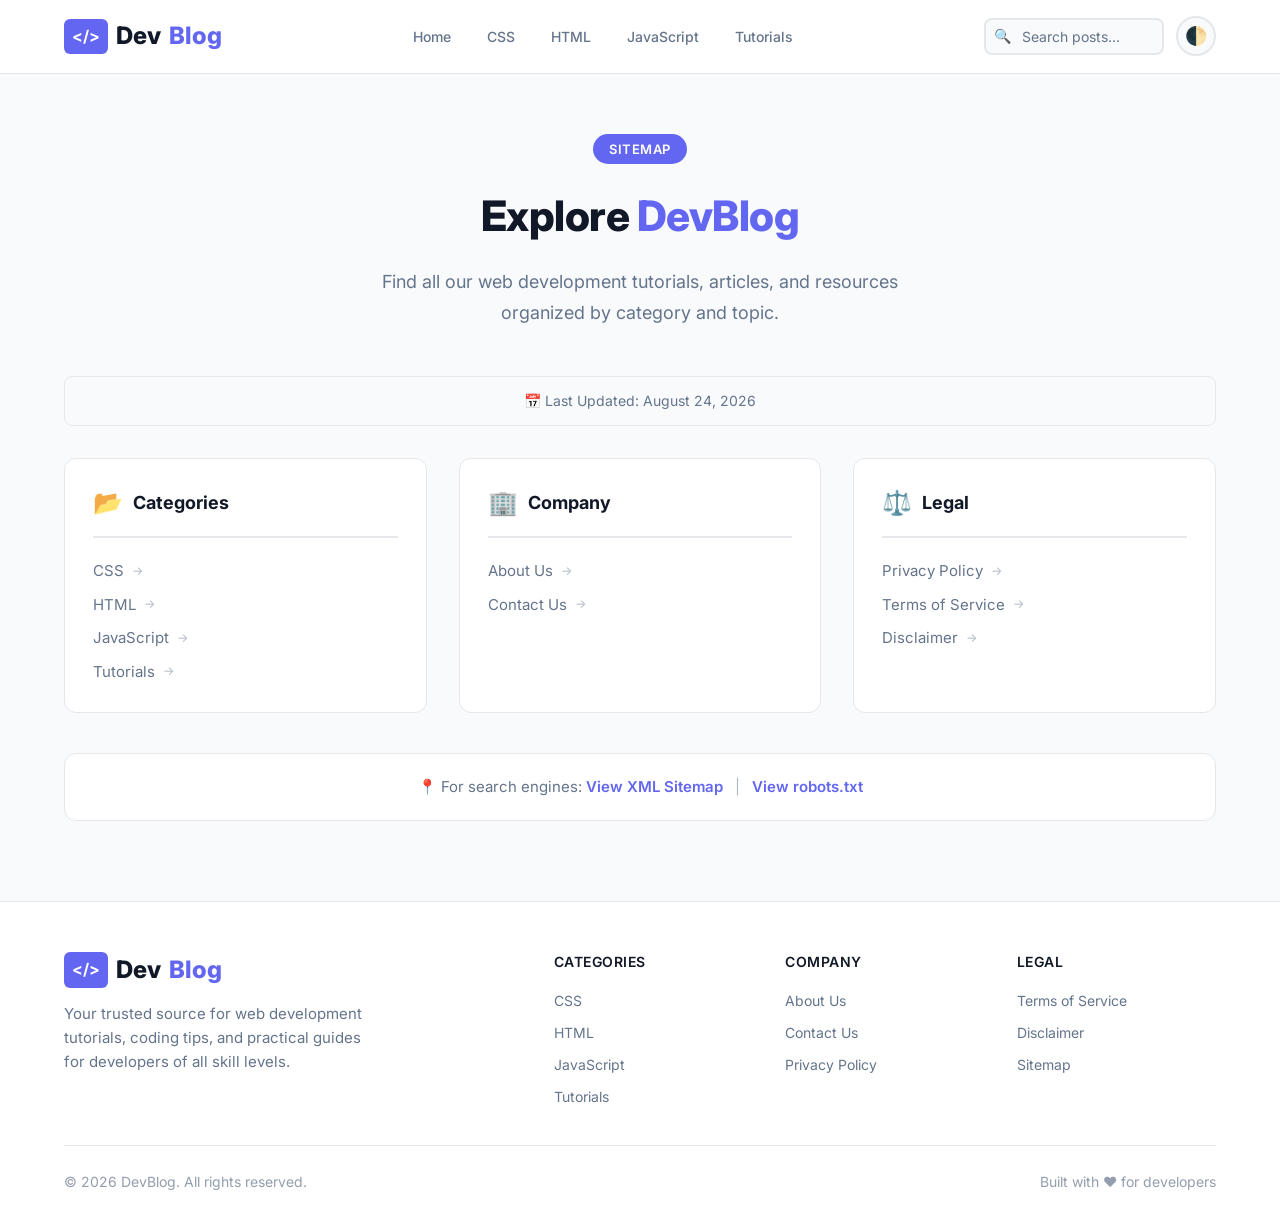
<file: my-blog/sitemap.html>
<!DOCTYPE html>
<html lang="en" data-theme="light">
<head>
    <!-- Google tag (gtag.js) -->
<script async src="https://www.googletagmanager.com/gtag/js?id=G-SK2537KX5K">
</script>
<script>
  window.dataLayer = window.dataLayer || [];
  function gtag(){dataLayer.push(arguments);}
  gtag('js', new Date());

  gtag('config', 'G-SK2537KX5K');
</script>
    <meta charset="UTF-8" />
    <meta name="viewport" content="width=device-width, initial-scale=1.0" />
    <title>Sitemap - DevBlog</title>

    <!-- SEO Meta Tags -->
    <meta name="description" content="Explore the sitemap of DevBlog to find all our web development tutorials, articles, and resources organized by category and topic." />
    <meta name="keywords" content="sitemap, devblog, web development, tutorials, articles" />
    <meta name="robots" content="index, follow" />
    <link rel="canonical" href="https://yourdomain.com/sitemap.html" />

    <!-- Google Fonts -->
    <link href="https://fonts.googleapis.com/css2?family=Inter:wght@400;500;600;700;800&family=JetBrains+Mono:wght@400;500&display=swap" rel="stylesheet" />

    <link rel="apple-touch-icon" sizes="180x180" href="/apple-touch-icon.png">
    <link rel="icon" type="image/png" sizes="32x32" href="/favicon-32x32.png">
    <link rel="icon" type="image/png" sizes="16x16" href="/favicon-16x16.png">
    <link rel="manifest" href="/site.webmanifest">

    <style>
        /* ============================================
           CSS VARIABLES (Light & Dark Themes)
           ============================================ */
        :root {
            /* Light Theme (Default) */
            --bg-primary: #F8FAFC;
            --bg-secondary: #FFFFFF;
            --bg-card: #FFFFFF;
            --text-primary: #111827;
            --text-secondary: #64748B;
            --text-white: #FFFFFF;
            --border-color: #E5E7EB;
            --primary: #6366F1;
            --primary-hover: #4F46E5;
            --success: #10B981;
            --shadow: 0 1px 3px rgba(0, 0, 0, 0.06);
            --shadow-hover: 0 8px 25px rgba(0, 0, 0, 0.08);
            --radius: 12px;
            --radius-sm: 8px;
            --transition: 0.3s ease;
            --max-width: 1200px;
            --content-width: 800px;
        }

        [data-theme="dark"] {
            --bg-primary: #0F172A;
            --bg-secondary: #1E293B;
            --bg-card: #1E293B;
            --text-primary: #F1F5F9;
            --text-secondary: #94A3B8;
            --text-white: #F1F5F9;
            --border-color: #334155;
            --shadow: 0 1px 3px rgba(0, 0, 0, 0.3);
            --shadow-hover: 0 8px 25px rgba(0, 0, 0, 0.4);
        }

        /* ============================================
           RESET & BASE
           ============================================ */
        * {
            margin: 0;
            padding: 0;
            box-sizing: border-box;
        }

        html {
            scroll-behavior: smooth;
        }

        body {
            font-family: 'Inter', -apple-system, BlinkMacSystemFont, sans-serif;
            background: var(--bg-primary);
            color: var(--text-primary);
            line-height: 1.7;
            transition: background var(--transition), color var(--transition);
            min-height: 100vh;
        }

        a {
            text-decoration: none;
            color: var(--primary);
        }

        a:hover {
            color: var(--primary-hover);
        }

        /* ============================================
           CONTAINERS
           ============================================ */
        .container {
            max-width: var(--max-width);
            margin: 0 auto;
            padding: 0 24px;
        }

        .content-container {
            max-width: var(--content-width);
            margin: 0 auto;
            padding: 0 24px;
        }

        /* ============================================
           NAVIGATION
           ============================================ */
        .navbar {
            background: var(--bg-secondary);
            border-bottom: 1px solid var(--border-color);
            padding: 16px 0;
            position: sticky;
            top: 0;
            z-index: 1000;
            transition: background var(--transition), border-color var(--transition);
            backdrop-filter: blur(12px);
            background: rgba(255, 255, 255, 0.9);
        }

        [data-theme="dark"] .navbar {
            background: rgba(15, 23, 42, 0.95);
        }

        .navbar .container {
            display: flex;
            justify-content: space-between;
            align-items: center;
            flex-wrap: wrap;
            gap: 12px;
        }

        .navbar .logo {
            font-size: 24px;
            font-weight: 800;
            color: var(--text-primary);
            display: flex;
            align-items: center;
            gap: 8px;
            transition: color var(--transition);
        }

        .navbar .logo span {
            color: var(--primary);
        }

        .navbar .logo .logo-icon {
            display: inline-flex;
            align-items: center;
            justify-content: center;
            background: var(--primary);
            color: white;
            padding: 4px 8px;
            border-radius: 6px;
            font-size: 16px;
            font-weight: 700;
        }

        .nav-links {
            display: flex;
            align-items: center;
            gap: 8px;
            flex-wrap: wrap;
        }

        .nav-links a {
            color: var(--text-secondary);
            font-size: 14px;
            font-weight: 500;
            padding: 6px 14px;
            border-radius: var(--radius-sm);
            transition: all var(--transition);
        }

        .nav-links a:hover,
        .nav-links a.active {
            color: var(--text-primary);
            background: var(--bg-primary);
        }

        .nav-actions {
            display: flex;
            align-items: center;
            gap: 12px;
        }

        /* Search */
        .search-wrapper {
            position: relative;
        }

        .search-wrapper input {
            padding: 8px 14px 8px 36px;
            border: 2px solid var(--border-color);
            border-radius: var(--radius-sm);
            font-size: 14px;
            font-family: 'Inter', sans-serif;
            background: var(--bg-primary);
            color: var(--text-primary);
            transition: all var(--transition);
            width: 180px;
            outline: none;
        }

        .search-wrapper input:focus {
            border-color: var(--primary);
            box-shadow: 0 0 0 3px rgba(99, 102, 241, 0.1);
        }

        .search-wrapper input::placeholder {
            color: var(--text-secondary);
        }

        .search-wrapper .search-icon {
            position: absolute;
            left: 10px;
            top: 50%;
            transform: translateY(-50%);
            color: var(--text-secondary);
            font-size: 14px;
        }

        /* Theme Toggle */
        .theme-toggle {
            background: var(--bg-primary);
            border: 2px solid var(--border-color);
            border-radius: 50%;
            width: 40px;
            height: 40px;
            display: flex;
            align-items: center;
            justify-content: center;
            cursor: pointer;
            font-size: 18px;
            transition: all var(--transition);
            color: var(--text-secondary);
            flex-shrink: 0;
        }

        .theme-toggle:hover {
            border-color: var(--primary);
            color: var(--primary);
        }

        /* Hamburger Menu */
        .hamburger {
            display: none;
            background: none;
            border: none;
            font-size: 24px;
            color: var(--text-primary);
            cursor: pointer;
            padding: 4px;
        }

        /* ============================================
           SITEMAP PAGE STYLES
           ============================================ */
        .sitemap-page {
            padding: 60px 0 80px;
        }

        .sitemap-page .page-header {
            text-align: center;
            margin-bottom: 48px;
        }

        .sitemap-page .page-header .badge {
            display: inline-block;
            background: var(--primary);
            color: white;
            padding: 4px 16px;
            border-radius: 20px;
            font-size: 13px;
            font-weight: 600;
            margin-bottom: 16px;
            text-transform: uppercase;
            letter-spacing: 0.5px;
        }

        .sitemap-page .page-header h1 {
            font-size: 42px;
            font-weight: 800;
            letter-spacing: -0.5px;
            margin-bottom: 16px;
        }

        .sitemap-page .page-header h1 span {
            color: var(--primary);
        }

        .sitemap-page .page-header p {
            font-size: 18px;
            color: var(--text-secondary);
            max-width: 560px;
            margin: 0 auto;
        }

        .sitemap-page .last-updated {
            text-align: center;
            font-size: 14px;
            color: var(--text-secondary);
            margin-bottom: 32px;
            padding: 12px;
            background: var(--bg-primary);
            border-radius: var(--radius-sm);
            border: 1px solid var(--border-color);
        }

        /* Sitemap Grid */
        .sitemap-grid {
            display: grid;
            grid-template-columns: repeat(3, 1fr);
            gap: 32px;
        }

        .sitemap-grid .sitemap-column {
            background: var(--bg-card);
            border: 1px solid var(--border-color);
            border-radius: var(--radius);
            padding: 24px 28px;
            transition: background var(--transition), border-color var(--transition);
        }

        .sitemap-grid .sitemap-column:hover {
            border-color: var(--primary);
        }

        .sitemap-grid .sitemap-column .col-header {
            display: flex;
            align-items: center;
            gap: 10px;
            margin-bottom: 16px;
            padding-bottom: 12px;
            border-bottom: 2px solid var(--border-color);
        }

        .sitemap-grid .sitemap-column .col-header .col-icon {
            font-size: 24px;
        }

        .sitemap-grid .sitemap-column .col-header h2 {
            font-size: 18px;
            font-weight: 700;
            color: var(--text-primary);
        }

        .sitemap-grid .sitemap-column ul {
            list-style: none;
            padding: 0;
        }

        .sitemap-grid .sitemap-column ul li {
            padding: 4px 0;
        }

        .sitemap-grid .sitemap-column ul li a {
            color: var(--text-secondary);
            font-size: 15px;
            transition: color var(--transition);
            display: flex;
            align-items: center;
            gap: 8px;
        }

        .sitemap-grid .sitemap-column ul li a:hover {
            color: var(--primary);
        }

        .sitemap-grid .sitemap-column ul li a .arrow {
            font-size: 12px;
            opacity: 0.5;
            transition: opacity var(--transition);
        }

        .sitemap-grid .sitemap-column ul li a:hover .arrow {
            opacity: 1;
        }

        .sitemap-grid .sitemap-column .sub-links {
            margin-left: 20px;
            margin-top: 4px;
        }

        .sitemap-grid .sitemap-column .sub-links li {
            padding: 2px 0;
        }

        .sitemap-grid .sitemap-column .sub-links li a {
            font-size: 14px;
            color: var(--text-secondary);
            opacity: 0.8;
        }

        .sitemap-grid .sitemap-column .sub-links li a:hover {
            opacity: 1;
            color: var(--primary);
        }

        /* ============================================
           FOOTER
           ============================================ */
        .footer {
            background: var(--bg-secondary);
            border-top: 1px solid var(--border-color);
            padding: 48px 0 24px;
            margin-top: 0;
            transition: background var(--transition), border-color var(--transition);
        }

        .footer .footer-content {
            display: grid;
            grid-template-columns: 2fr 3fr;
            gap: 48px;
            padding-bottom: 32px;
            border-bottom: 1px solid var(--border-color);
        }

        .footer .footer-brand .footer-logo {
            font-size: 24px;
            font-weight: 800;
            color: var(--text-primary);
            display: flex;
            align-items: center;
            gap: 8px;
            margin-bottom: 12px;
            transition: color var(--transition);
        }

        .footer .footer-brand .footer-logo span {
            color: var(--primary);
        }

        .footer .footer-brand .footer-logo .logo-icon {
            display: inline-flex;
            align-items: center;
            justify-content: center;
            background: var(--primary);
            color: white;
            padding: 4px 8px;
            border-radius: 6px;
            font-size: 16px;
            font-weight: 700;
        }

        .footer .footer-brand p {
            color: var(--text-secondary);
            font-size: 15px;
            max-width: 320px;
            line-height: 1.6;
        }

        .footer .footer-links {
            display: grid;
            grid-template-columns: repeat(3, 1fr);
            gap: 32px;
        }

        .footer .footer-column h4 {
            font-size: 14px;
            font-weight: 600;
            color: var(--text-primary);
            margin-bottom: 12px;
            text-transform: uppercase;
            letter-spacing: 0.5px;
            transition: color var(--transition);
        }

        .footer .footer-column a {
            display: block;
            color: var(--text-secondary);
            font-size: 14px;
            padding: 4px 0;
            transition: color var(--transition);
        }

        .footer .footer-column a:hover {
            color: var(--primary);
        }

        .footer .footer-bottom {
            display: flex;
            justify-content: space-between;
            align-items: center;
            padding-top: 24px;
            gap: 16px;
            flex-wrap: wrap;
        }

        .footer .footer-bottom p {
            color: var(--text-secondary);
            font-size: 14px;
            opacity: 0.7;
        }

        /* ============================================
           RESPONSIVE
           ============================================ */
        @media (max-width: 992px) {
            .sitemap-grid {
                grid-template-columns: repeat(2, 1fr);
                gap: 24px;
            }

            .footer .footer-content {
                grid-template-columns: 1fr;
                gap: 32px;
            }

            .footer .footer-brand p {
                max-width: 100%;
            }

            .footer .footer-links {
                grid-template-columns: repeat(3, 1fr);
                gap: 24px;
            }
        }

        @media (max-width: 768px) {
            .hamburger {
                display: block;
            }

            .nav-links {
                display: none;
                flex-direction: column;
                width: 100%;
                padding: 12px 0;
                gap: 4px;
            }

            .nav-links.open {
                display: flex;
            }

            .nav-links a {
                width: 100%;
                padding: 10px 14px;
            }

            .search-wrapper input {
                width: 140px;
            }

            .sitemap-page {
                padding: 40px 0 60px;
            }

            .sitemap-page .page-header h1 {
                font-size: 30px;
            }

            .sitemap-grid {
                grid-template-columns: 1fr 1fr;
                gap: 16px;
            }

            .sitemap-grid .sitemap-column {
                padding: 16px 20px;
            }

            .footer {
                padding: 32px 0 16px;
            }

            .footer .footer-links {
                grid-template-columns: 1fr 1fr;
                gap: 24px;
            }

            .footer .footer-bottom {
                flex-direction: column;
                text-align: center;
                gap: 8px;
            }
        }

        @media (max-width: 480px) {
            .navbar .container {
                flex-wrap: wrap;
            }

            .nav-actions {
                margin-left: auto;
            }

            .search-wrapper input {
                width: 120px;
                font-size: 13px;
            }

            .sitemap-page .page-header h1 {
                font-size: 26px;
            }

            .sitemap-grid {
                grid-template-columns: 1fr;
                gap: 16px;
            }

            .footer .footer-links {
                grid-template-columns: 1fr;
                gap: 16px;
            }

            .footer .footer-content {
                gap: 24px;
            }
        }
    </style>
</head>
<body>

    <!-- ============================================
               NAVIGATION
            ============================================ -->
    <nav class="navbar" id="navbar">
        <div class="container">
            <a href="index.html" class="logo">
                <span class="logo-icon">&lt;/&gt;</span>
                Dev<span>Blog</span>
            </a>

            <button class="hamburger" id="hamburger" aria-label="Menu">☰</button>

            <div class="nav-links" id="navLinks">
                <a href="index.html">Home</a>
                <a href="index.html?category=CSS">CSS</a>
                <a href="index.html?category=HTML">HTML</a>
                <a href="index.html?category=JavaScript">JavaScript</a>
                <a href="index.html?category=Tutorials">Tutorials</a>
            </div>

            <div class="nav-actions">
                <div class="search-wrapper">
                    <span class="search-icon">🔍</span>
                    <input type="text" id="searchInput" placeholder="Search posts..." />
                </div>
                <button class="theme-toggle" id="themeToggle" aria-label="Toggle theme">🌓</button>
            </div>
        </div>
    </nav>

    <!-- ============================================
               SITEMAP PAGE CONTENT
            ============================================ -->
    <main>
        <div class="container">
            <div class="sitemap-page">

                <!-- Header -->
                <div class="page-header">
                    <span class="badge">Sitemap</span>
                    <h1>Explore <span>DevBlog</span></h1>
                    <p>Find all our web development tutorials, articles, and resources organized by category and topic.</p>
                </div>

                <div class="last-updated">
                    📅 Last Updated: August 24, 2026
                </div>

                <!-- Sitemap Grid -->
                <div class="sitemap-grid">

                    <!-- Column 1: Categories -->
                    <div class="sitemap-column">
                        <div class="col-header">
                            <span class="col-icon">📂</span>
                            <h2>Categories</h2>
                        </div>
                        <ul>
                            <li><a href="index.html?category=CSS">CSS <span class="arrow">→</span></a></li>
                            <li><a href="index.html?category=HTML">HTML <span class="arrow">→</span></a></li>
                            <li><a href="index.html?category=JavaScript">JavaScript <span class="arrow">→</span></a></li>
                            <li><a href="index.html?category=Tutorials">Tutorials <span class="arrow">→</span></a></li>
                        </ul>
                    </div>

                    <!-- Column 2: Company -->
                    <div class="sitemap-column">
                        <div class="col-header">
                            <span class="col-icon">🏢</span>
                            <h2>Company</h2>
                        </div>
                        <ul>
                            <li><a href="about.html">About Us <span class="arrow">→</span></a></li>
                            <li><a href="contact.html">Contact Us <span class="arrow">→</span></a></li>
                        </ul>
                    </div>

                    <!-- Column 3: Legal -->
                    <div class="sitemap-column">
                        <div class="col-header">
                            <span class="col-icon">⚖️</span>
                            <h2>Legal</h2>
                        </div>
                        <ul>
                            <li><a href="privacy.html">Privacy Policy <span class="arrow">→</span></a></li>
                            <li><a href="terms.html">Terms of Service <span class="arrow">→</span></a></li>
                            <li><a href="disclaimer.html">Disclaimer <span class="arrow">→</span></a></li>
                        </ul>
                    </div>

                </div>

                <!-- XML Sitemap Notice -->
                <div style="margin-top: 40px; padding: 20px 28px; background: var(--bg-card); border: 1px solid var(--border-color); border-radius: var(--radius); text-align: center;">
                    <p style="color: var(--text-secondary); font-size: 15px;">
                        📍 For search engines: <a href="sitemap.xml" style="font-weight: 600;">View XML Sitemap</a> 
                        <span style="color: var(--text-secondary); opacity: 0.5; margin: 0 8px;">|</span> 
                        <a href="robots.txt" style="font-weight: 600;">View robots.txt</a>
                    </p>
                </div>

            </div>
        </div>
    </main>

    <!-- ============================================
               FOOTER
            ============================================ -->
    <footer class="footer">
        <div class="container">
            <div class="footer-content">
                <div class="footer-brand">
                    <div class="footer-logo">
                        <span class="logo-icon">&lt;/&gt;</span>
                        Dev<span>Blog</span>
                    </div>
                    <p>Your trusted source for web development tutorials, coding tips, and practical guides for developers of all skill levels.</p>
                </div>

                <div class="footer-links">
                    <div class="footer-column">
                        <h4>Categories</h4>
                        <a href="index.html?category=CSS">CSS</a>
                        <a href="index.html?category=HTML">HTML</a>
                        <a href="index.html?category=JavaScript">JavaScript</a>
                        <a href="index.html?category=Tutorials">Tutorials</a>
                    </div>

                    <div class="footer-column">
                        <h4>Company</h4>
                        <a href="about.html">About Us</a>
                        <a href="contact.html">Contact Us</a>
                        <a href="privacy.html">Privacy Policy</a>
                    </div>

                    <div class="footer-column">
                        <h4>Legal</h4>
                        <a href="terms.html">Terms of Service</a>
                        <a href="disclaimer.html">Disclaimer</a>
                        <a href="sitemap.html">Sitemap</a>
                    </div>
                </div>
            </div>

            <div class="footer-bottom">
                <p>&copy; 2026 DevBlog. All rights reserved.</p>
                <p>Built with ❤️ for developers</p>
            </div>
        </div>
    </footer>

    <script>
        // ============================================
        // THEME MANAGEMENT
        // ============================================
        function getTheme() {
            return localStorage.getItem('blog-theme') || 'light';
        }

        function setTheme(theme) {
            document.documentElement.setAttribute('data-theme', theme);
            localStorage.setItem('blog-theme', theme);
            const toggle = document.getElementById('themeToggle');
            if (toggle) toggle.textContent = theme === 'dark' ? '☀️' : '🌓';
        }

        setTheme(getTheme());

        document.addEventListener('DOMContentLoaded', () => {
            const toggle = document.getElementById('themeToggle');
            if (toggle) {
                toggle.addEventListener('click', () => {
                    const current = getTheme();
                    setTheme(current === 'dark' ? 'light' : 'dark');
                });
            }

            // Mobile menu
            const hamburger = document.getElementById('hamburger');
            const navLinks = document.getElementById('navLinks');
            if (hamburger && navLinks) {
                hamburger.addEventListener('click', () => {
                    navLinks.classList.toggle('open');
                });

                navLinks.querySelectorAll('a').forEach(link => {
                    link.addEventListener('click', () => {
                        navLinks.classList.remove('open');
                    });
                });
            }
        });
    </script>

</body>
</html>
</file>
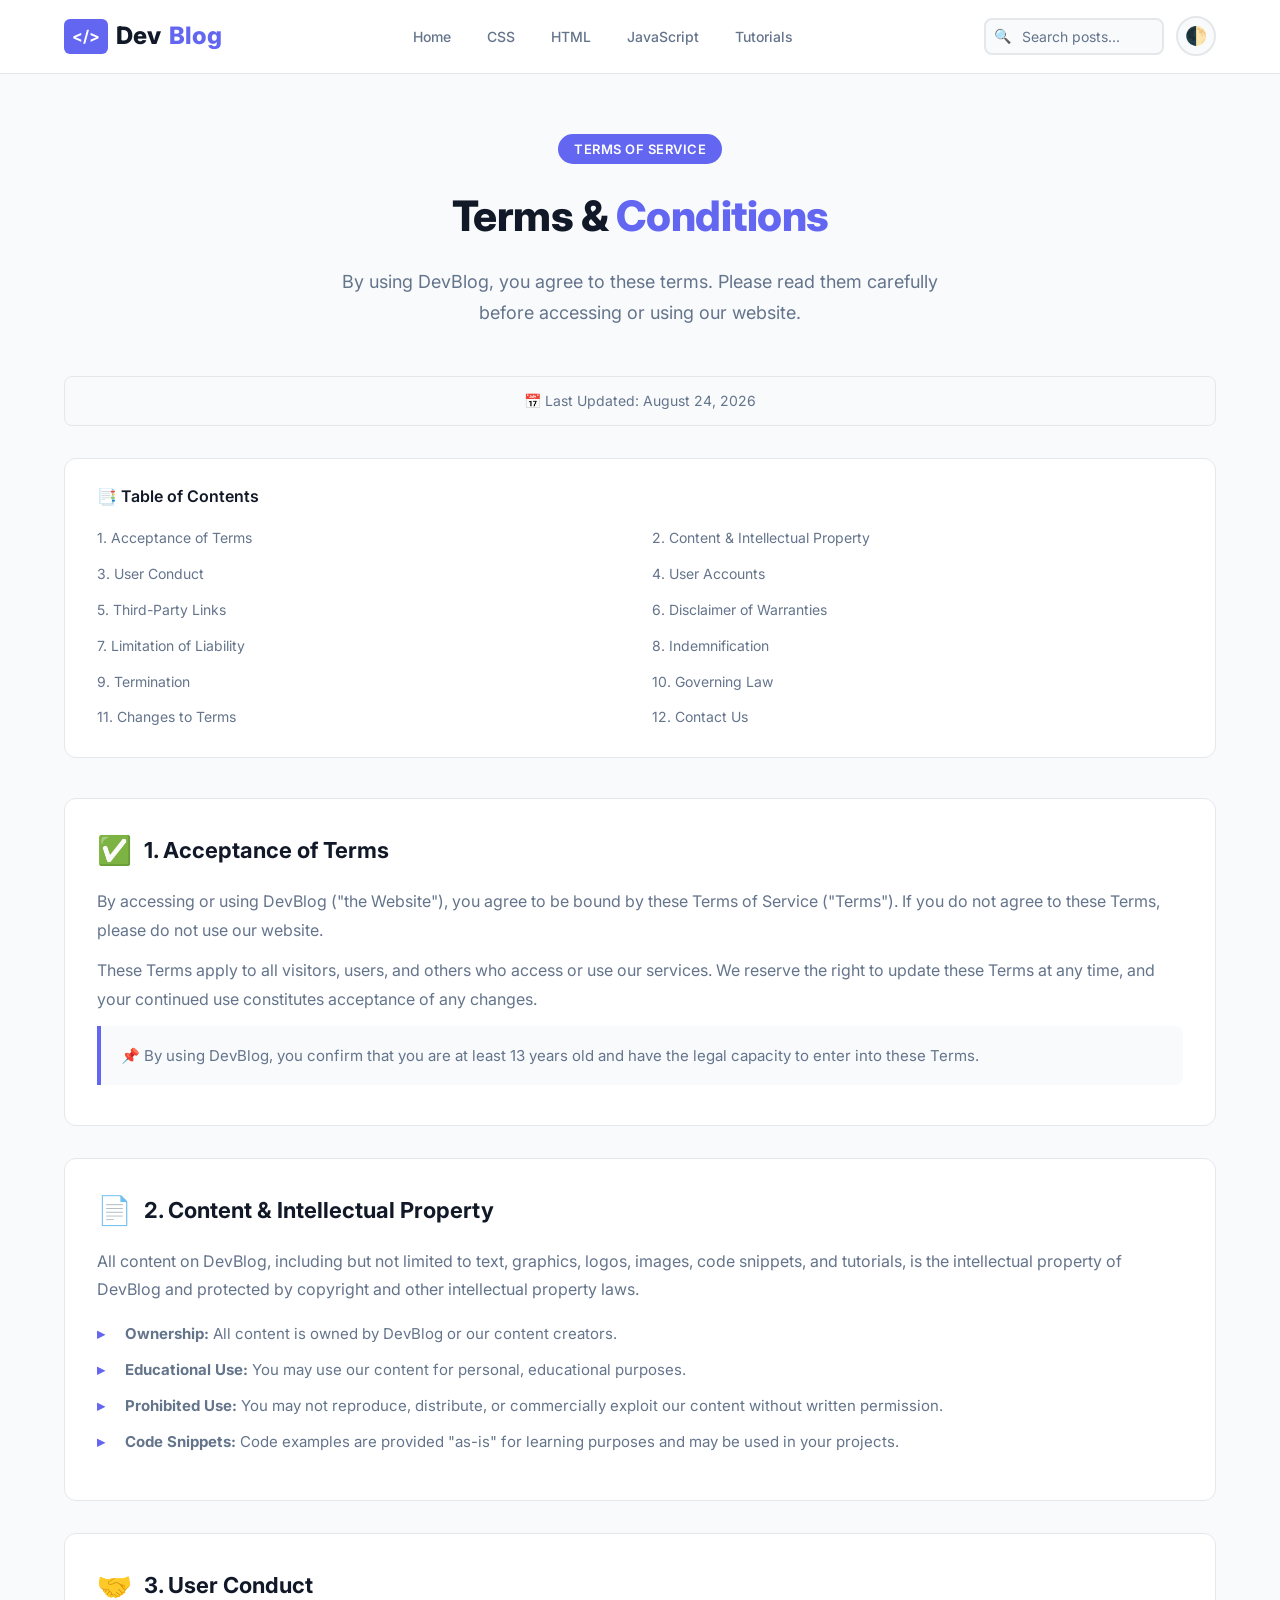
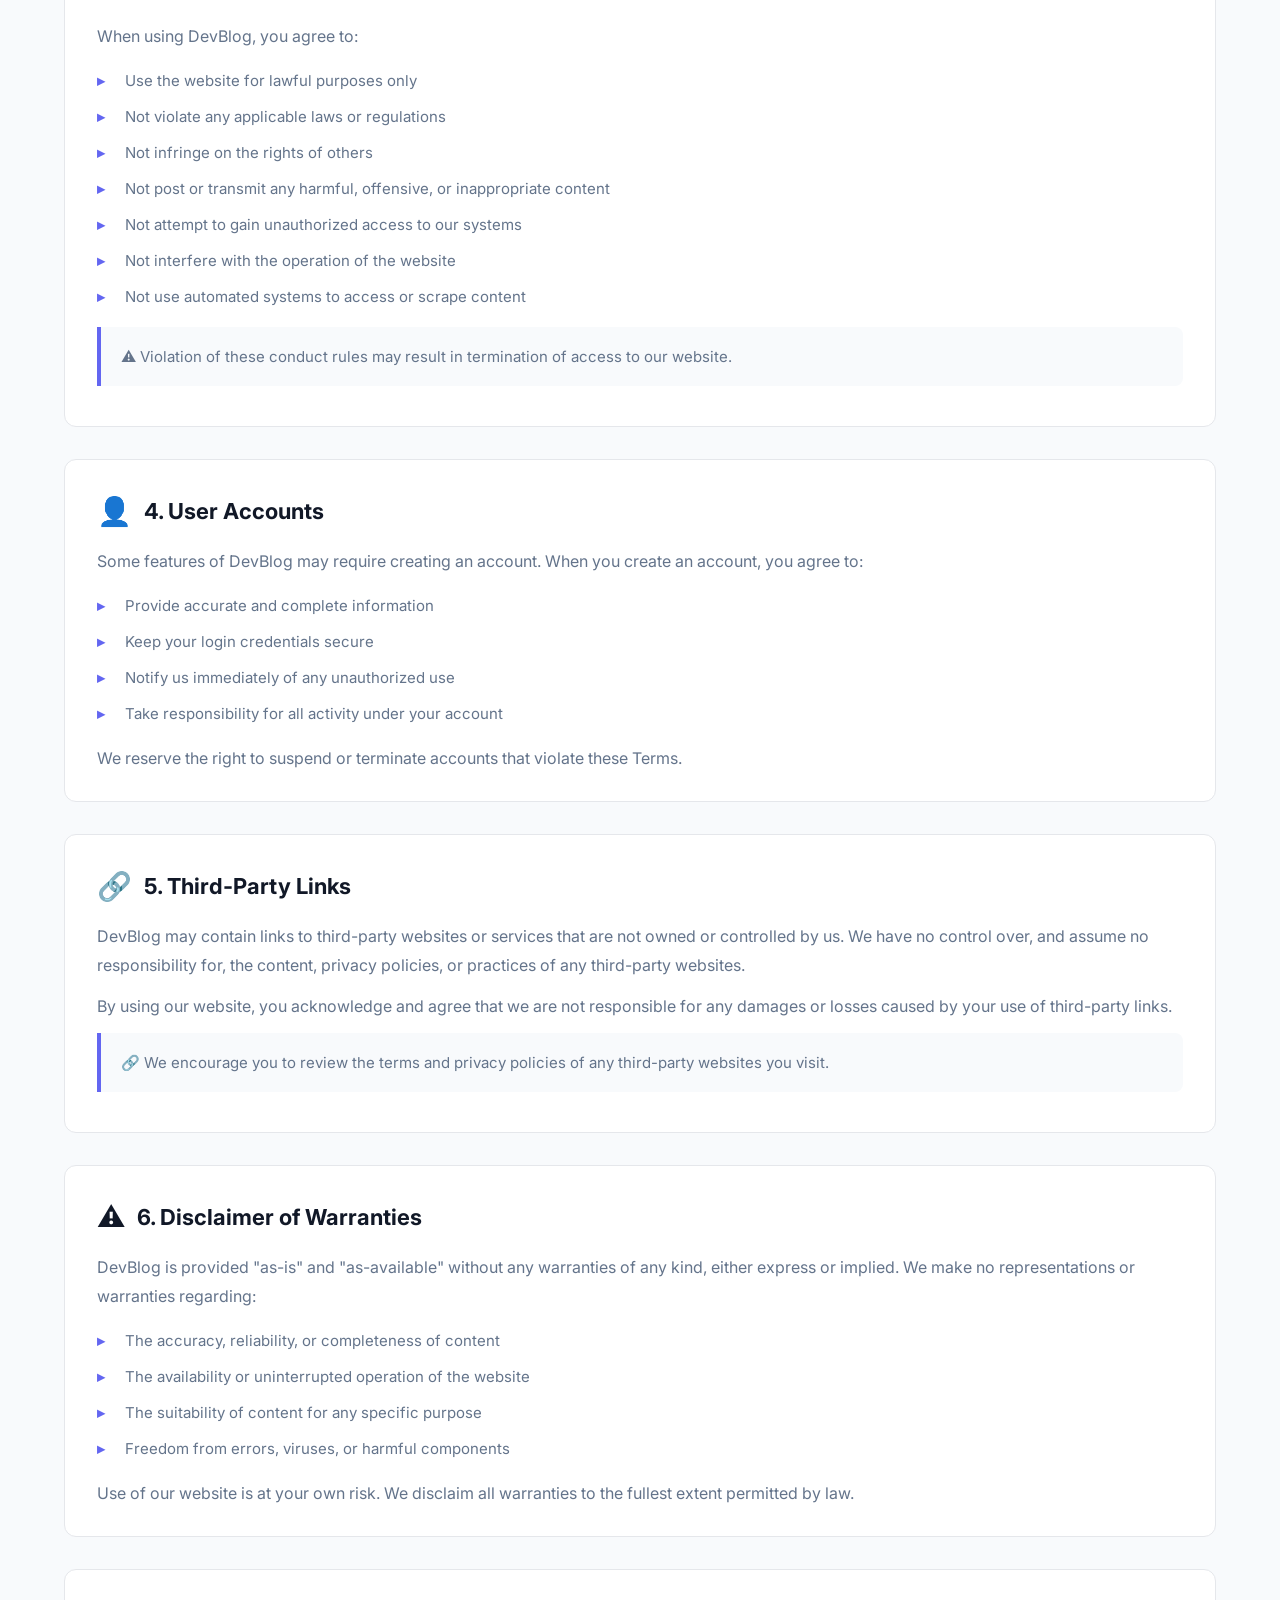
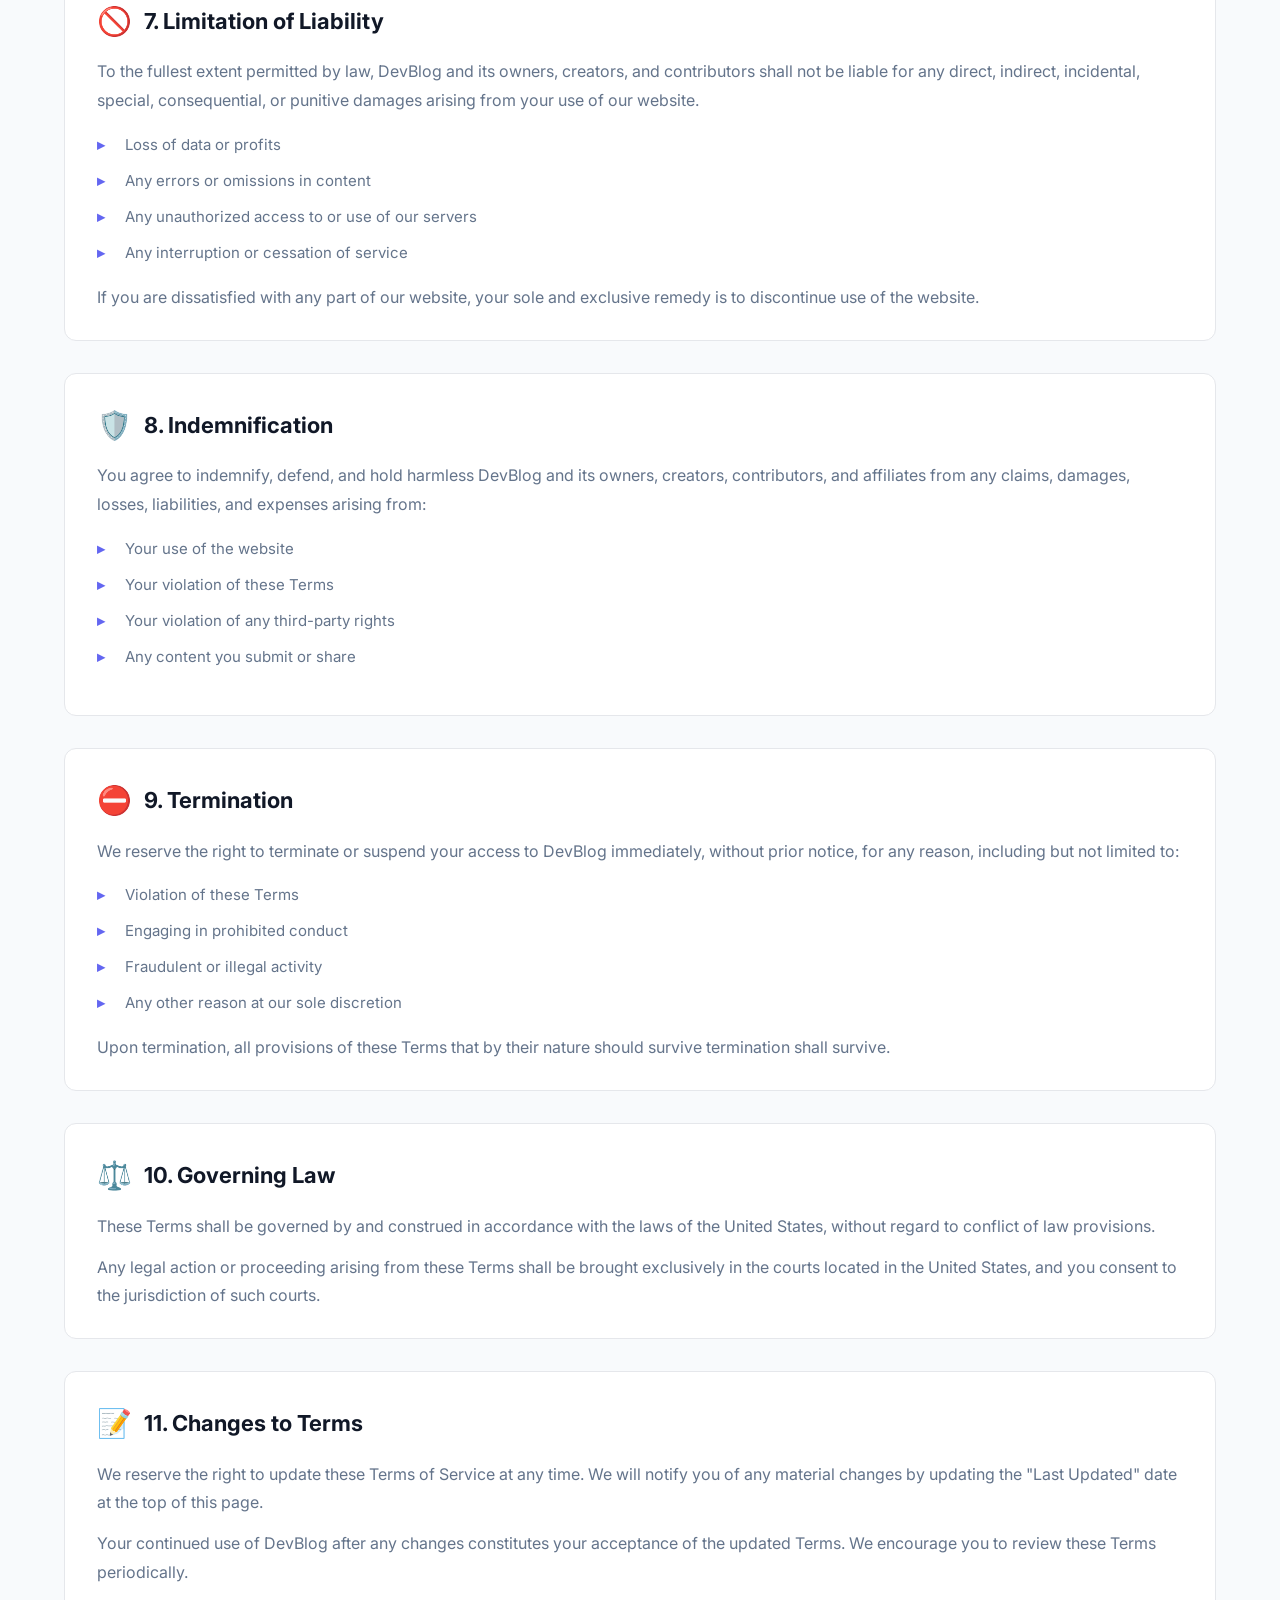
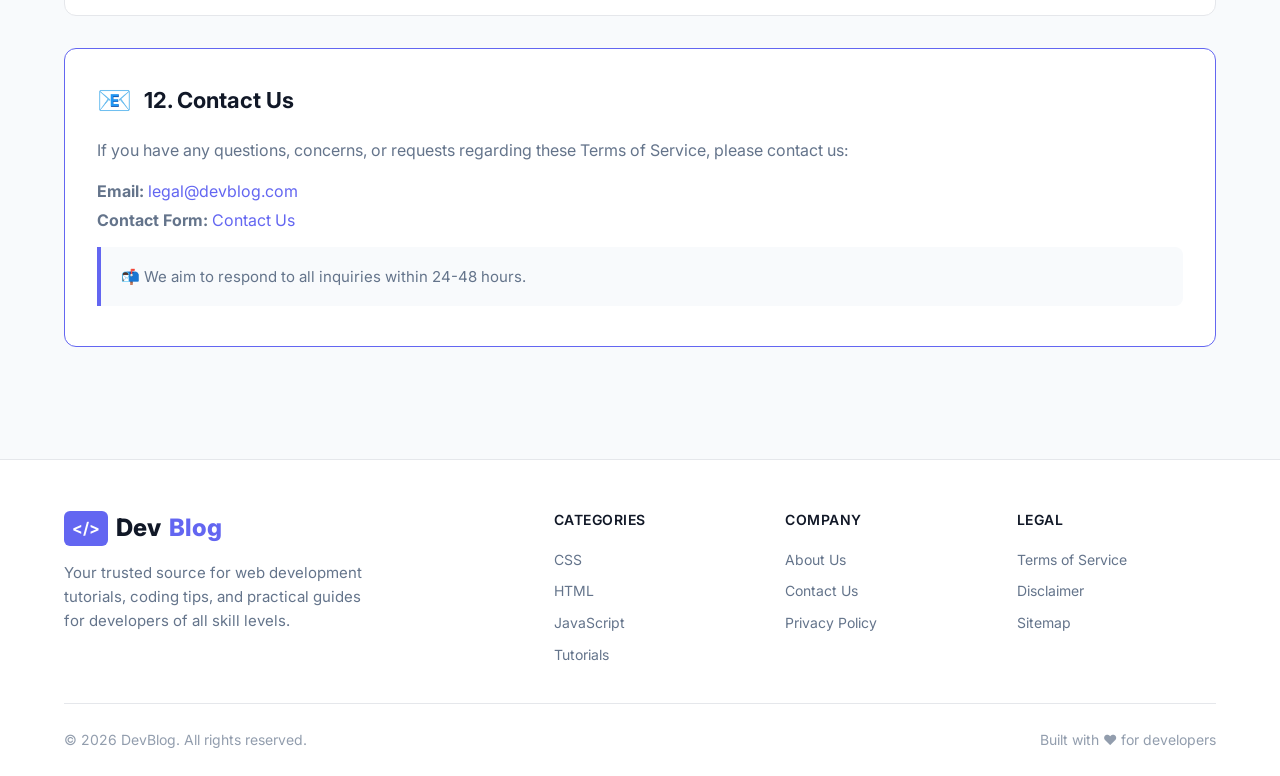
<file: my-blog/terms.html>
<!DOCTYPE html>
<html lang="en" data-theme="light">
<head>
    <!-- Google tag (gtag.js) -->
<script async src="https://www.googletagmanager.com/gtag/js?id=G-SK2537KX5K">
</script>
<script>
  window.dataLayer = window.dataLayer || [];
  function gtag(){dataLayer.push(arguments);}
  gtag('js', new Date());

  gtag('config', 'G-SK2537KX5K');
</script>
    <meta charset="UTF-8" />
    <meta name="viewport" content="width=device-width, initial-scale=1.0" />
    <title>Terms of Service - DevBlog</title>

    <!-- SEO Meta Tags -->
    <meta name="description" content="Read DevBlog's Terms of Service to understand the rules and guidelines for using our website, content, and services." />
    <meta name="keywords" content="terms of service, terms and conditions, legal, DevBlog" />
    <meta name="robots" content="index, follow" />
    <link rel="canonical" href="https://yourdomain.com/terms.html" />

    <!-- Google Fonts -->
    <link href="https://fonts.googleapis.com/css2?family=Inter:wght@400;500;600;700;800&family=JetBrains+Mono:wght@400;500&display=swap" rel="stylesheet" />

    <link rel="apple-touch-icon" sizes="180x180" href="/apple-touch-icon.png">
    <link rel="icon" type="image/png" sizes="32x32" href="/favicon-32x32.png">
    <link rel="icon" type="image/png" sizes="16x16" href="/favicon-16x16.png">
    <link rel="manifest" href="/site.webmanifest">

    <style>
        /* ============================================
           CSS VARIABLES (Light & Dark Themes)
           ============================================ */
        :root {
            /* Light Theme (Default) */
            --bg-primary: #F8FAFC;
            --bg-secondary: #FFFFFF;
            --bg-card: #FFFFFF;
            --text-primary: #111827;
            --text-secondary: #64748B;
            --text-white: #FFFFFF;
            --border-color: #E5E7EB;
            --primary: #6366F1;
            --primary-hover: #4F46E5;
            --success: #10B981;
            --shadow: 0 1px 3px rgba(0, 0, 0, 0.06);
            --shadow-hover: 0 8px 25px rgba(0, 0, 0, 0.08);
            --radius: 12px;
            --radius-sm: 8px;
            --transition: 0.3s ease;
            --max-width: 1200px;
            --content-width: 800px;
        }

        [data-theme="dark"] {
            --bg-primary: #0F172A;
            --bg-secondary: #1E293B;
            --bg-card: #1E293B;
            --text-primary: #F1F5F9;
            --text-secondary: #94A3B8;
            --text-white: #F1F5F9;
            --border-color: #334155;
            --shadow: 0 1px 3px rgba(0, 0, 0, 0.3);
            --shadow-hover: 0 8px 25px rgba(0, 0, 0, 0.4);
        }

        /* ============================================
           RESET & BASE
           ============================================ */
        * {
            margin: 0;
            padding: 0;
            box-sizing: border-box;
        }

        html {
            scroll-behavior: smooth;
        }

        body {
            font-family: 'Inter', -apple-system, BlinkMacSystemFont, sans-serif;
            background: var(--bg-primary);
            color: var(--text-primary);
            line-height: 1.7;
            transition: background var(--transition), color var(--transition);
            min-height: 100vh;
        }

        a {
            text-decoration: none;
            color: var(--primary);
        }

        a:hover {
            color: var(--primary-hover);
        }

        /* ============================================
           CONTAINERS
           ============================================ */
        .container {
            max-width: var(--max-width);
            margin: 0 auto;
            padding: 0 24px;
        }

        .content-container {
            max-width: var(--content-width);
            margin: 0 auto;
            padding: 0 24px;
        }

        /* ============================================
           NAVIGATION
           ============================================ */
        .navbar {
            background: var(--bg-secondary);
            border-bottom: 1px solid var(--border-color);
            padding: 16px 0;
            position: sticky;
            top: 0;
            z-index: 1000;
            transition: background var(--transition), border-color var(--transition);
            backdrop-filter: blur(12px);
            background: rgba(255, 255, 255, 0.9);
        }

        [data-theme="dark"] .navbar {
            background: rgba(15, 23, 42, 0.95);
        }

        .navbar .container {
            display: flex;
            justify-content: space-between;
            align-items: center;
            flex-wrap: wrap;
            gap: 12px;
        }

        .navbar .logo {
            font-size: 24px;
            font-weight: 800;
            color: var(--text-primary);
            display: flex;
            align-items: center;
            gap: 8px;
            transition: color var(--transition);
        }

        .navbar .logo span {
            color: var(--primary);
        }

        .navbar .logo .logo-icon {
            display: inline-flex;
            align-items: center;
            justify-content: center;
            background: var(--primary);
            color: white;
            padding: 4px 8px;
            border-radius: 6px;
            font-size: 16px;
            font-weight: 700;
        }

        .nav-links {
            display: flex;
            align-items: center;
            gap: 8px;
            flex-wrap: wrap;
        }

        .nav-links a {
            color: var(--text-secondary);
            font-size: 14px;
            font-weight: 500;
            padding: 6px 14px;
            border-radius: var(--radius-sm);
            transition: all var(--transition);
        }

        .nav-links a:hover,
        .nav-links a.active {
            color: var(--text-primary);
            background: var(--bg-primary);
        }

        .nav-actions {
            display: flex;
            align-items: center;
            gap: 12px;
        }

        /* Search */
        .search-wrapper {
            position: relative;
        }

        .search-wrapper input {
            padding: 8px 14px 8px 36px;
            border: 2px solid var(--border-color);
            border-radius: var(--radius-sm);
            font-size: 14px;
            font-family: 'Inter', sans-serif;
            background: var(--bg-primary);
            color: var(--text-primary);
            transition: all var(--transition);
            width: 180px;
            outline: none;
        }

        .search-wrapper input:focus {
            border-color: var(--primary);
            box-shadow: 0 0 0 3px rgba(99, 102, 241, 0.1);
        }

        .search-wrapper input::placeholder {
            color: var(--text-secondary);
        }

        .search-wrapper .search-icon {
            position: absolute;
            left: 10px;
            top: 50%;
            transform: translateY(-50%);
            color: var(--text-secondary);
            font-size: 14px;
        }

        /* Theme Toggle */
        .theme-toggle {
            background: var(--bg-primary);
            border: 2px solid var(--border-color);
            border-radius: 50%;
            width: 40px;
            height: 40px;
            display: flex;
            align-items: center;
            justify-content: center;
            cursor: pointer;
            font-size: 18px;
            transition: all var(--transition);
            color: var(--text-secondary);
            flex-shrink: 0;
        }

        .theme-toggle:hover {
            border-color: var(--primary);
            color: var(--primary);
        }

        /* Hamburger Menu */
        .hamburger {
            display: none;
            background: none;
            border: none;
            font-size: 24px;
            color: var(--text-primary);
            cursor: pointer;
            padding: 4px;
        }

        /* ============================================
           TERMS PAGE STYLES
           ============================================ */
        .terms-page {
            padding: 60px 0 80px;
        }

        .terms-page .page-header {
            text-align: center;
            margin-bottom: 48px;
        }

        .terms-page .page-header .badge {
            display: inline-block;
            background: var(--primary);
            color: white;
            padding: 4px 16px;
            border-radius: 20px;
            font-size: 13px;
            font-weight: 600;
            margin-bottom: 16px;
            text-transform: uppercase;
            letter-spacing: 0.5px;
        }

        .terms-page .page-header h1 {
            font-size: 42px;
            font-weight: 800;
            letter-spacing: -0.5px;
            margin-bottom: 16px;
        }

        .terms-page .page-header h1 span {
            color: var(--primary);
        }

        .terms-page .page-header p {
            font-size: 18px;
            color: var(--text-secondary);
            max-width: 640px;
            margin: 0 auto;
        }

        .terms-page .last-updated {
            text-align: center;
            font-size: 14px;
            color: var(--text-secondary);
            margin-bottom: 32px;
            padding: 12px;
            background: var(--bg-primary);
            border-radius: var(--radius-sm);
            border: 1px solid var(--border-color);
        }

        .terms-page .terms-section {
            margin-bottom: 32px;
            padding: 28px 32px;
            background: var(--bg-card);
            border: 1px solid var(--border-color);
            border-radius: var(--radius);
            transition: background var(--transition), border-color var(--transition);
        }

        .terms-page .terms-section:hover {
            border-color: var(--primary);
        }

        .terms-page .terms-section h2 {
            font-size: 22px;
            font-weight: 700;
            margin-bottom: 12px;
            color: var(--text-primary);
            display: flex;
            align-items: center;
            gap: 12px;
        }

        .terms-page .terms-section h2 .icon {
            font-size: 28px;
        }

        .terms-page .terms-section p {
            color: var(--text-secondary);
            font-size: 16px;
            margin-bottom: 12px;
            line-height: 1.8;
        }

        .terms-page .terms-section p:last-child {
            margin-bottom: 0;
        }

        .terms-page .terms-section ul {
            list-style: none;
            padding: 0;
            margin: 12px 0;
        }

        .terms-page .terms-section ul li {
            color: var(--text-secondary);
            font-size: 15px;
            padding: 6px 0 6px 28px;
            position: relative;
            line-height: 1.6;
        }

        .terms-page .terms-section ul li::before {
            content: "▸";
            position: absolute;
            left: 0;
            color: var(--primary);
            font-weight: 700;
        }

        .terms-page .terms-section .highlight-box {
            background: var(--bg-primary);
            border-left: 4px solid var(--primary);
            padding: 16px 20px;
            border-radius: 0 var(--radius-sm) var(--radius-sm) 0;
            margin: 12px 0;
        }

        .terms-page .terms-section .highlight-box p {
            margin-bottom: 0;
            font-size: 15px;
        }

        /* Table of Contents */
        .toc {
            background: var(--bg-card);
            border: 1px solid var(--border-color);
            border-radius: var(--radius);
            padding: 24px 32px;
            margin-bottom: 40px;
        }

        .toc h3 {
            font-size: 16px;
            font-weight: 600;
            margin-bottom: 12px;
            color: var(--text-primary);
        }

        .toc ul {
            list-style: none;
            padding: 0;
            display: grid;
            grid-template-columns: 1fr 1fr;
            gap: 4px 24px;
        }

        .toc ul li a {
            color: var(--text-secondary);
            font-size: 14px;
            padding: 4px 0;
            display: block;
            transition: color var(--transition);
        }

        .toc ul li a:hover {
            color: var(--primary);
        }

        /* ============================================
           FOOTER
           ============================================ */
        .footer {
            background: var(--bg-secondary);
            border-top: 1px solid var(--border-color);
            padding: 48px 0 24px;
            margin-top: 0;
            transition: background var(--transition), border-color var(--transition);
        }

        .footer .footer-content {
            display: grid;
            grid-template-columns: 2fr 3fr;
            gap: 48px;
            padding-bottom: 32px;
            border-bottom: 1px solid var(--border-color);
        }

        .footer .footer-brand .footer-logo {
            font-size: 24px;
            font-weight: 800;
            color: var(--text-primary);
            display: flex;
            align-items: center;
            gap: 8px;
            margin-bottom: 12px;
            transition: color var(--transition);
        }

        .footer .footer-brand .footer-logo span {
            color: var(--primary);
        }

        .footer .footer-brand .footer-logo .logo-icon {
            display: inline-flex;
            align-items: center;
            justify-content: center;
            background: var(--primary);
            color: white;
            padding: 4px 8px;
            border-radius: 6px;
            font-size: 16px;
            font-weight: 700;
        }

        .footer .footer-brand p {
            color: var(--text-secondary);
            font-size: 15px;
            max-width: 320px;
            line-height: 1.6;
        }

        .footer .footer-links {
            display: grid;
            grid-template-columns: repeat(3, 1fr);
            gap: 32px;
        }

        .footer .footer-column h4 {
            font-size: 14px;
            font-weight: 600;
            color: var(--text-primary);
            margin-bottom: 12px;
            text-transform: uppercase;
            letter-spacing: 0.5px;
            transition: color var(--transition);
        }

        .footer .footer-column a {
            display: block;
            color: var(--text-secondary);
            font-size: 14px;
            padding: 4px 0;
            transition: color var(--transition);
        }

        .footer .footer-column a:hover {
            color: var(--primary);
        }

        .footer .footer-bottom {
            display: flex;
            justify-content: space-between;
            align-items: center;
            padding-top: 24px;
            gap: 16px;
            flex-wrap: wrap;
        }

        .footer .footer-bottom p {
            color: var(--text-secondary);
            font-size: 14px;
            opacity: 0.7;
        }

        /* ============================================
           RESPONSIVE
           ============================================ */
        @media (max-width: 992px) {
            .footer .footer-content {
                grid-template-columns: 1fr;
                gap: 32px;
            }

            .footer .footer-brand p {
                max-width: 100%;
            }

            .footer .footer-links {
                grid-template-columns: repeat(3, 1fr);
                gap: 24px;
            }
        }

        @media (max-width: 768px) {
            .hamburger {
                display: block;
            }

            .nav-links {
                display: none;
                flex-direction: column;
                width: 100%;
                padding: 12px 0;
                gap: 4px;
            }

            .nav-links.open {
                display: flex;
            }

            .nav-links a {
                width: 100%;
                padding: 10px 14px;
            }

            .search-wrapper input {
                width: 140px;
            }

            .terms-page {
                padding: 40px 0 60px;
            }

            .terms-page .page-header h1 {
                font-size: 30px;
            }

            .terms-page .terms-section {
                padding: 20px;
            }

            .terms-page .terms-section h2 {
                font-size: 20px;
            }

            .toc ul {
                grid-template-columns: 1fr;
            }

            .footer {
                padding: 32px 0 16px;
            }

            .footer .footer-links {
                grid-template-columns: 1fr 1fr;
                gap: 24px;
            }

            .footer .footer-bottom {
                flex-direction: column;
                text-align: center;
                gap: 8px;
            }
        }

        @media (max-width: 480px) {
            .navbar .container {
                flex-wrap: wrap;
            }

            .nav-actions {
                margin-left: auto;
            }

            .search-wrapper input {
                width: 120px;
                font-size: 13px;
            }

            .terms-page .page-header h1 {
                font-size: 26px;
            }

            .terms-page .terms-section {
                padding: 16px;
            }

            .footer .footer-links {
                grid-template-columns: 1fr;
                gap: 16px;
            }

            .footer .footer-content {
                gap: 24px;
            }
        }
    </style>
</head>
<body>

    <!-- ============================================
               NAVIGATION
            ============================================ -->
    <nav class="navbar" id="navbar">
        <div class="container">
            <a href="index.html" class="logo">
                <span class="logo-icon">&lt;/&gt;</span>
                Dev<span>Blog</span>
            </a>

            <button class="hamburger" id="hamburger" aria-label="Menu">☰</button>

            <div class="nav-links" id="navLinks">
                <a href="index.html">Home</a>
                <a href="index.html?category=CSS">CSS</a>
                <a href="index.html?category=HTML">HTML</a>
                <a href="index.html?category=JavaScript">JavaScript</a>
                <a href="index.html?category=Tutorials">Tutorials</a>
            </div>

            <div class="nav-actions">
                <div class="search-wrapper">
                    <span class="search-icon">🔍</span>
                    <input type="text" id="searchInput" placeholder="Search posts..." />
                </div>
                <button class="theme-toggle" id="themeToggle" aria-label="Toggle theme">🌓</button>
            </div>
        </div>
    </nav>

    <!-- ============================================
               TERMS PAGE CONTENT
            ============================================ -->
    <main>
        <div class="container">
            <div class="terms-page">

                <!-- Header -->
                <div class="page-header">
                    <span class="badge">Terms of Service</span>
                    <h1>Terms &amp; <span>Conditions</span></h1>
                    <p>By using DevBlog, you agree to these terms. Please read them carefully before accessing or using our website.</p>
                </div>

                <div class="last-updated">
                    📅 Last Updated: August 24, 2026
                </div>

                <!-- Table of Contents -->
                <div class="toc">
                    <h3>📑 Table of Contents</h3>
                    <ul>
                        <li><a href="#acceptance">1. Acceptance of Terms</a></li>
                        <li><a href="#content">2. Content & Intellectual Property</a></li>
                        <li><a href="#user-conduct">3. User Conduct</a></li>
                        <li><a href="#user-accounts">4. User Accounts</a></li>
                        <li><a href="#third-party">5. Third-Party Links</a></li>
                        <li><a href="#disclaimer">6. Disclaimer of Warranties</a></li>
                        <li><a href="#limitation">7. Limitation of Liability</a></li>
                        <li><a href="#indemnification">8. Indemnification</a></li>
                        <li><a href="#termination">9. Termination</a></li>
                        <li><a href="#governing-law">10. Governing Law</a></li>
                        <li><a href="#changes">11. Changes to Terms</a></li>
                        <li><a href="#contact">12. Contact Us</a></li>
                    </ul>
                </div>

                <!-- Section 1 -->
                <div class="terms-section" id="acceptance">
                    <h2><span class="icon">✅</span> 1. Acceptance of Terms</h2>
                    <p>By accessing or using DevBlog ("the Website"), you agree to be bound by these Terms of Service ("Terms"). If you do not agree to these Terms, please do not use our website.</p>
                    <p>These Terms apply to all visitors, users, and others who access or use our services. We reserve the right to update these Terms at any time, and your continued use constitutes acceptance of any changes.</p>
                    <div class="highlight-box">
                        <p>📌 By using DevBlog, you confirm that you are at least 13 years old and have the legal capacity to enter into these Terms.</p>
                    </div>
                </div>

                <!-- Section 2 -->
                <div class="terms-section" id="content">
                    <h2><span class="icon">📄</span> 2. Content &amp; Intellectual Property</h2>
                    <p>All content on DevBlog, including but not limited to text, graphics, logos, images, code snippets, and tutorials, is the intellectual property of DevBlog and protected by copyright and other intellectual property laws.</p>
                    <ul>
                        <li><strong>Ownership:</strong> All content is owned by DevBlog or our content creators.</li>
                        <li><strong>Educational Use:</strong> You may use our content for personal, educational purposes.</li>
                        <li><strong>Prohibited Use:</strong> You may not reproduce, distribute, or commercially exploit our content without written permission.</li>
                        <li><strong>Code Snippets:</strong> Code examples are provided "as-is" for learning purposes and may be used in your projects.</li>
                    </ul>
                </div>

                <!-- Section 3 -->
                <div class="terms-section" id="user-conduct">
                    <h2><span class="icon">🤝</span> 3. User Conduct</h2>
                    <p>When using DevBlog, you agree to:</p>
                    <ul>
                        <li>Use the website for lawful purposes only</li>
                        <li>Not violate any applicable laws or regulations</li>
                        <li>Not infringe on the rights of others</li>
                        <li>Not post or transmit any harmful, offensive, or inappropriate content</li>
                        <li>Not attempt to gain unauthorized access to our systems</li>
                        <li>Not interfere with the operation of the website</li>
                        <li>Not use automated systems to access or scrape content</li>
                    </ul>
                    <div class="highlight-box">
                        <p>⚠️ Violation of these conduct rules may result in termination of access to our website.</p>
                    </div>
                </div>

                <!-- Section 4 -->
                <div class="terms-section" id="user-accounts">
                    <h2><span class="icon">👤</span> 4. User Accounts</h2>
                    <p>Some features of DevBlog may require creating an account. When you create an account, you agree to:</p>
                    <ul>
                        <li>Provide accurate and complete information</li>
                        <li>Keep your login credentials secure</li>
                        <li>Notify us immediately of any unauthorized use</li>
                        <li>Take responsibility for all activity under your account</li>
                    </ul>
                    <p>We reserve the right to suspend or terminate accounts that violate these Terms.</p>
                </div>

                <!-- Section 5 -->
                <div class="terms-section" id="third-party">
                    <h2><span class="icon">🔗</span> 5. Third-Party Links</h2>
                    <p>DevBlog may contain links to third-party websites or services that are not owned or controlled by us. We have no control over, and assume no responsibility for, the content, privacy policies, or practices of any third-party websites.</p>
                    <p>By using our website, you acknowledge and agree that we are not responsible for any damages or losses caused by your use of third-party links.</p>
                    <div class="highlight-box">
                        <p>🔗 We encourage you to review the terms and privacy policies of any third-party websites you visit.</p>
                    </div>
                </div>

                <!-- Section 6 -->
                <div class="terms-section" id="disclaimer">
                    <h2><span class="icon">⚠️</span> 6. Disclaimer of Warranties</h2>
                    <p>DevBlog is provided "as-is" and "as-available" without any warranties of any kind, either express or implied. We make no representations or warranties regarding:</p>
                    <ul>
                        <li>The accuracy, reliability, or completeness of content</li>
                        <li>The availability or uninterrupted operation of the website</li>
                        <li>The suitability of content for any specific purpose</li>
                        <li>Freedom from errors, viruses, or harmful components</li>
                    </ul>
                    <p>Use of our website is at your own risk. We disclaim all warranties to the fullest extent permitted by law.</p>
                </div>

                <!-- Section 7 -->
                <div class="terms-section" id="limitation">
                    <h2><span class="icon">🚫</span> 7. Limitation of Liability</h2>
                    <p>To the fullest extent permitted by law, DevBlog and its owners, creators, and contributors shall not be liable for any direct, indirect, incidental, special, consequential, or punitive damages arising from your use of our website.</p>
                    <ul>
                        <li>Loss of data or profits</li>
                        <li>Any errors or omissions in content</li>
                        <li>Any unauthorized access to or use of our servers</li>
                        <li>Any interruption or cessation of service</li>
                    </ul>
                    <p>If you are dissatisfied with any part of our website, your sole and exclusive remedy is to discontinue use of the website.</p>
                </div>

                <!-- Section 8 -->
                <div class="terms-section" id="indemnification">
                    <h2><span class="icon">🛡️</span> 8. Indemnification</h2>
                    <p>You agree to indemnify, defend, and hold harmless DevBlog and its owners, creators, contributors, and affiliates from any claims, damages, losses, liabilities, and expenses arising from:</p>
                    <ul>
                        <li>Your use of the website</li>
                        <li>Your violation of these Terms</li>
                        <li>Your violation of any third-party rights</li>
                        <li>Any content you submit or share</li>
                    </ul>
                </div>

                <!-- Section 9 -->
                <div class="terms-section" id="termination">
                    <h2><span class="icon">⛔</span> 9. Termination</h2>
                    <p>We reserve the right to terminate or suspend your access to DevBlog immediately, without prior notice, for any reason, including but not limited to:</p>
                    <ul>
                        <li>Violation of these Terms</li>
                        <li>Engaging in prohibited conduct</li>
                        <li>Fraudulent or illegal activity</li>
                        <li>Any other reason at our sole discretion</li>
                    </ul>
                    <p>Upon termination, all provisions of these Terms that by their nature should survive termination shall survive.</p>
                </div>

                <!-- Section 10 -->
                <div class="terms-section" id="governing-law">
                    <h2><span class="icon">⚖️</span> 10. Governing Law</h2>
                    <p>These Terms shall be governed by and construed in accordance with the laws of the United States, without regard to conflict of law provisions.</p>
                    <p>Any legal action or proceeding arising from these Terms shall be brought exclusively in the courts located in the United States, and you consent to the jurisdiction of such courts.</p>
                </div>

                <!-- Section 11 -->
                <div class="terms-section" id="changes">
                    <h2><span class="icon">📝</span> 11. Changes to Terms</h2>
                    <p>We reserve the right to update these Terms of Service at any time. We will notify you of any material changes by updating the "Last Updated" date at the top of this page.</p>
                    <p>Your continued use of DevBlog after any changes constitutes your acceptance of the updated Terms. We encourage you to review these Terms periodically.</p>
                </div>

                <!-- Section 12 -->
                <div class="terms-section" id="contact" style="border-color: var(--primary);">
                    <h2><span class="icon">📧</span> 12. Contact Us</h2>
                    <p>If you have any questions, concerns, or requests regarding these Terms of Service, please contact us:</p>
                    <p style="margin-top: 12px;">
                        <strong>Email:</strong> <a href="mailto:legal@devblog.com">legal@devblog.com</a><br />
                        <strong>Contact Form:</strong> <a href="contact.html">Contact Us</a>
                    </p>
                    <div class="highlight-box">
                        <p>📬 We aim to respond to all inquiries within 24-48 hours.</p>
                    </div>
                </div>

            </div>
        </div>
    </main>

    <!-- ============================================
               FOOTER
            ============================================ -->
    <footer class="footer">
        <div class="container">
            <div class="footer-content">
                <div class="footer-brand">
                    <div class="footer-logo">
                        <span class="logo-icon">&lt;/&gt;</span>
                        Dev<span>Blog</span>
                    </div>
                    <p>Your trusted source for web development tutorials, coding tips, and practical guides for developers of all skill levels.</p>
                </div>

                <div class="footer-links">
                    <div class="footer-column">
                        <h4>Categories</h4>
                        <a href="index.html?category=CSS">CSS</a>
                        <a href="index.html?category=HTML">HTML</a>
                        <a href="index.html?category=JavaScript">JavaScript</a>
                        <a href="index.html?category=Tutorials">Tutorials</a>
                    </div>

                    <div class="footer-column">
                        <h4>Company</h4>
                        <a href="about.html">About Us</a>
                        <a href="contact.html">Contact Us</a>
                        <a href="privacy.html">Privacy Policy</a>
                    </div>

                    <div class="footer-column">
                        <h4>Legal</h4>
                        <a href="terms.html">Terms of Service</a>
                        <a href="disclaimer.html">Disclaimer</a>
                        <a href="sitemap.html">Sitemap</a>
                    </div>
                </div>
            </div>

            <div class="footer-bottom">
                <p>&copy; 2026 DevBlog. All rights reserved.</p>
                <p>Built with ❤️ for developers</p>
            </div>
        </div>
    </footer>

    <script>
        // ============================================
        // THEME MANAGEMENT
        // ============================================
        function getTheme() {
            return localStorage.getItem('blog-theme') || 'light';
        }

        function setTheme(theme) {
            document.documentElement.setAttribute('data-theme', theme);
            localStorage.setItem('blog-theme', theme);
            const toggle = document.getElementById('themeToggle');
            if (toggle) toggle.textContent = theme === 'dark' ? '☀️' : '🌓';
        }

        setTheme(getTheme());

        document.addEventListener('DOMContentLoaded', () => {
            const toggle = document.getElementById('themeToggle');
            if (toggle) {
                toggle.addEventListener('click', () => {
                    const current = getTheme();
                    setTheme(current === 'dark' ? 'light' : 'dark');
                });
            }

            // Mobile menu
            const hamburger = document.getElementById('hamburger');
            const navLinks = document.getElementById('navLinks');
            if (hamburger && navLinks) {
                hamburger.addEventListener('click', () => {
                    navLinks.classList.toggle('open');
                });

                navLinks.querySelectorAll('a').forEach(link => {
                    link.addEventListener('click', () => {
                        navLinks.classList.remove('open');
                    });
                });
            }
        });
    </script>

</body>
</html>
</file>
